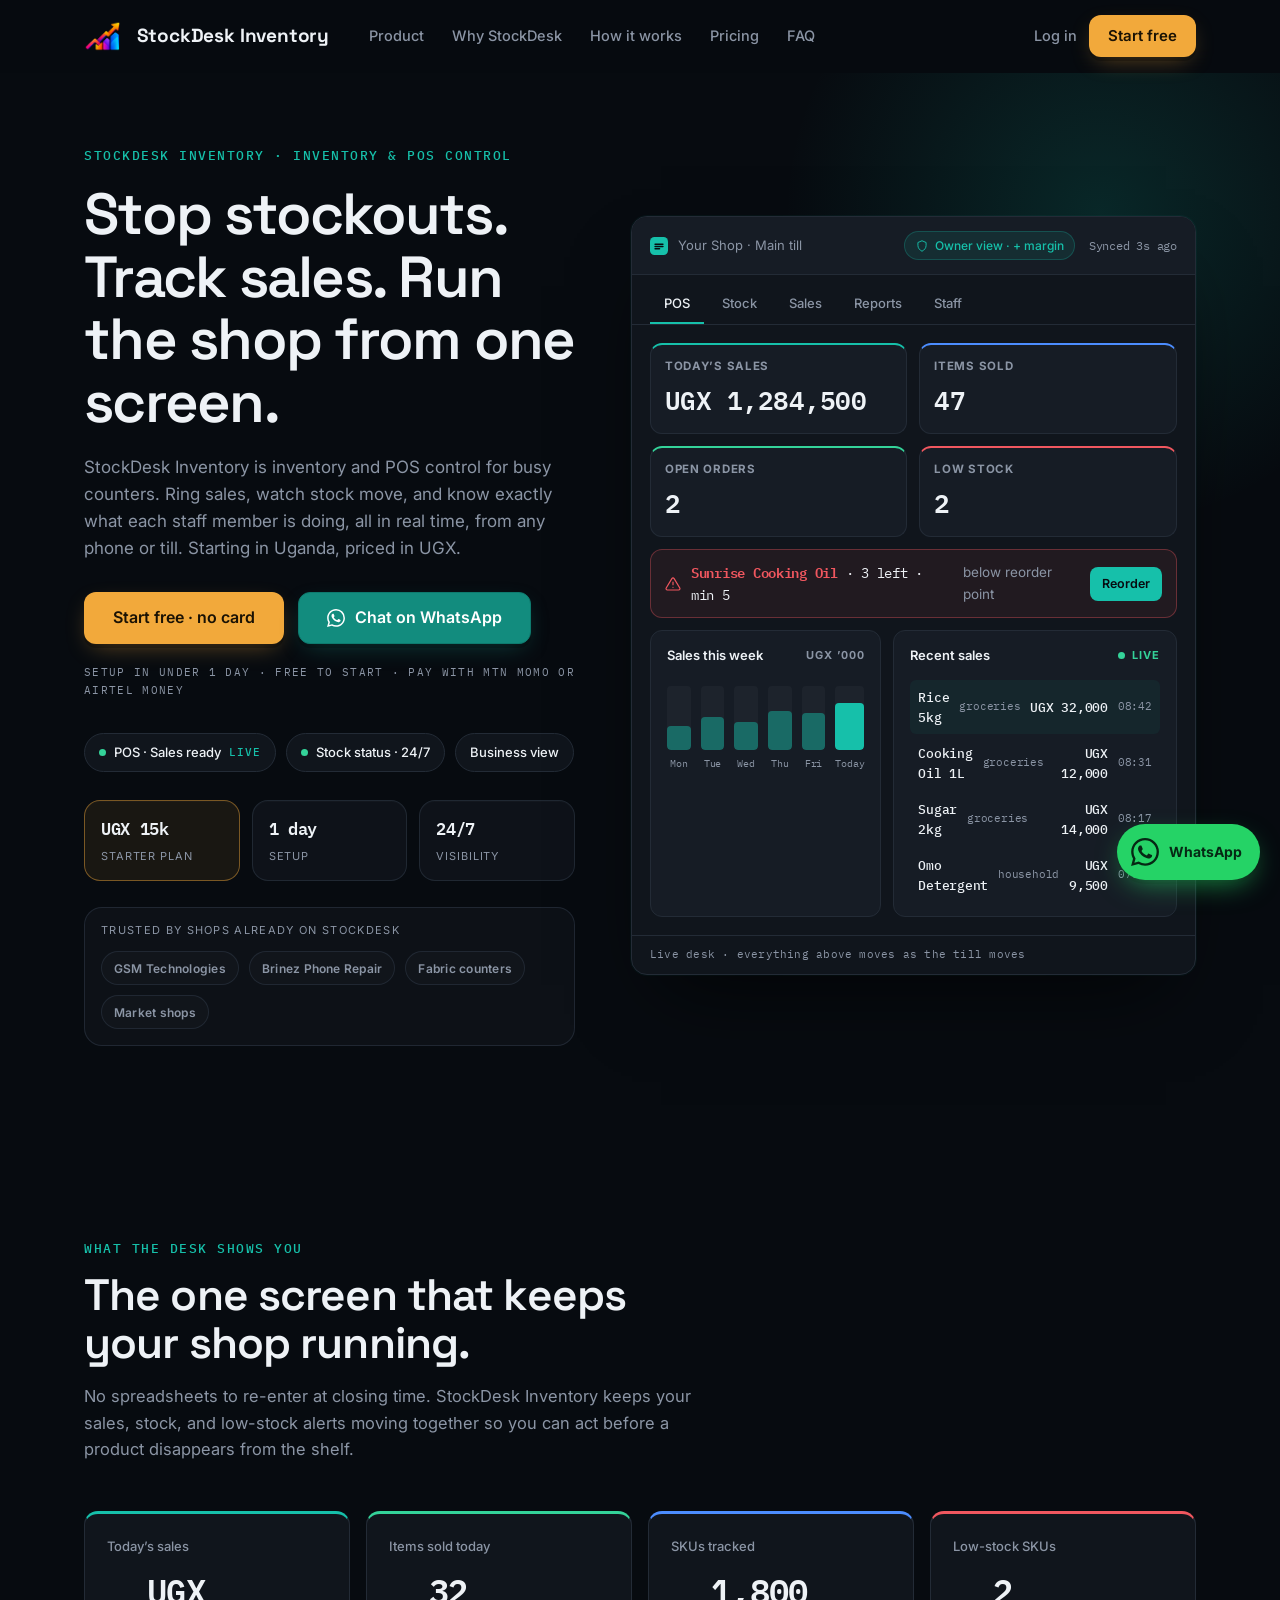
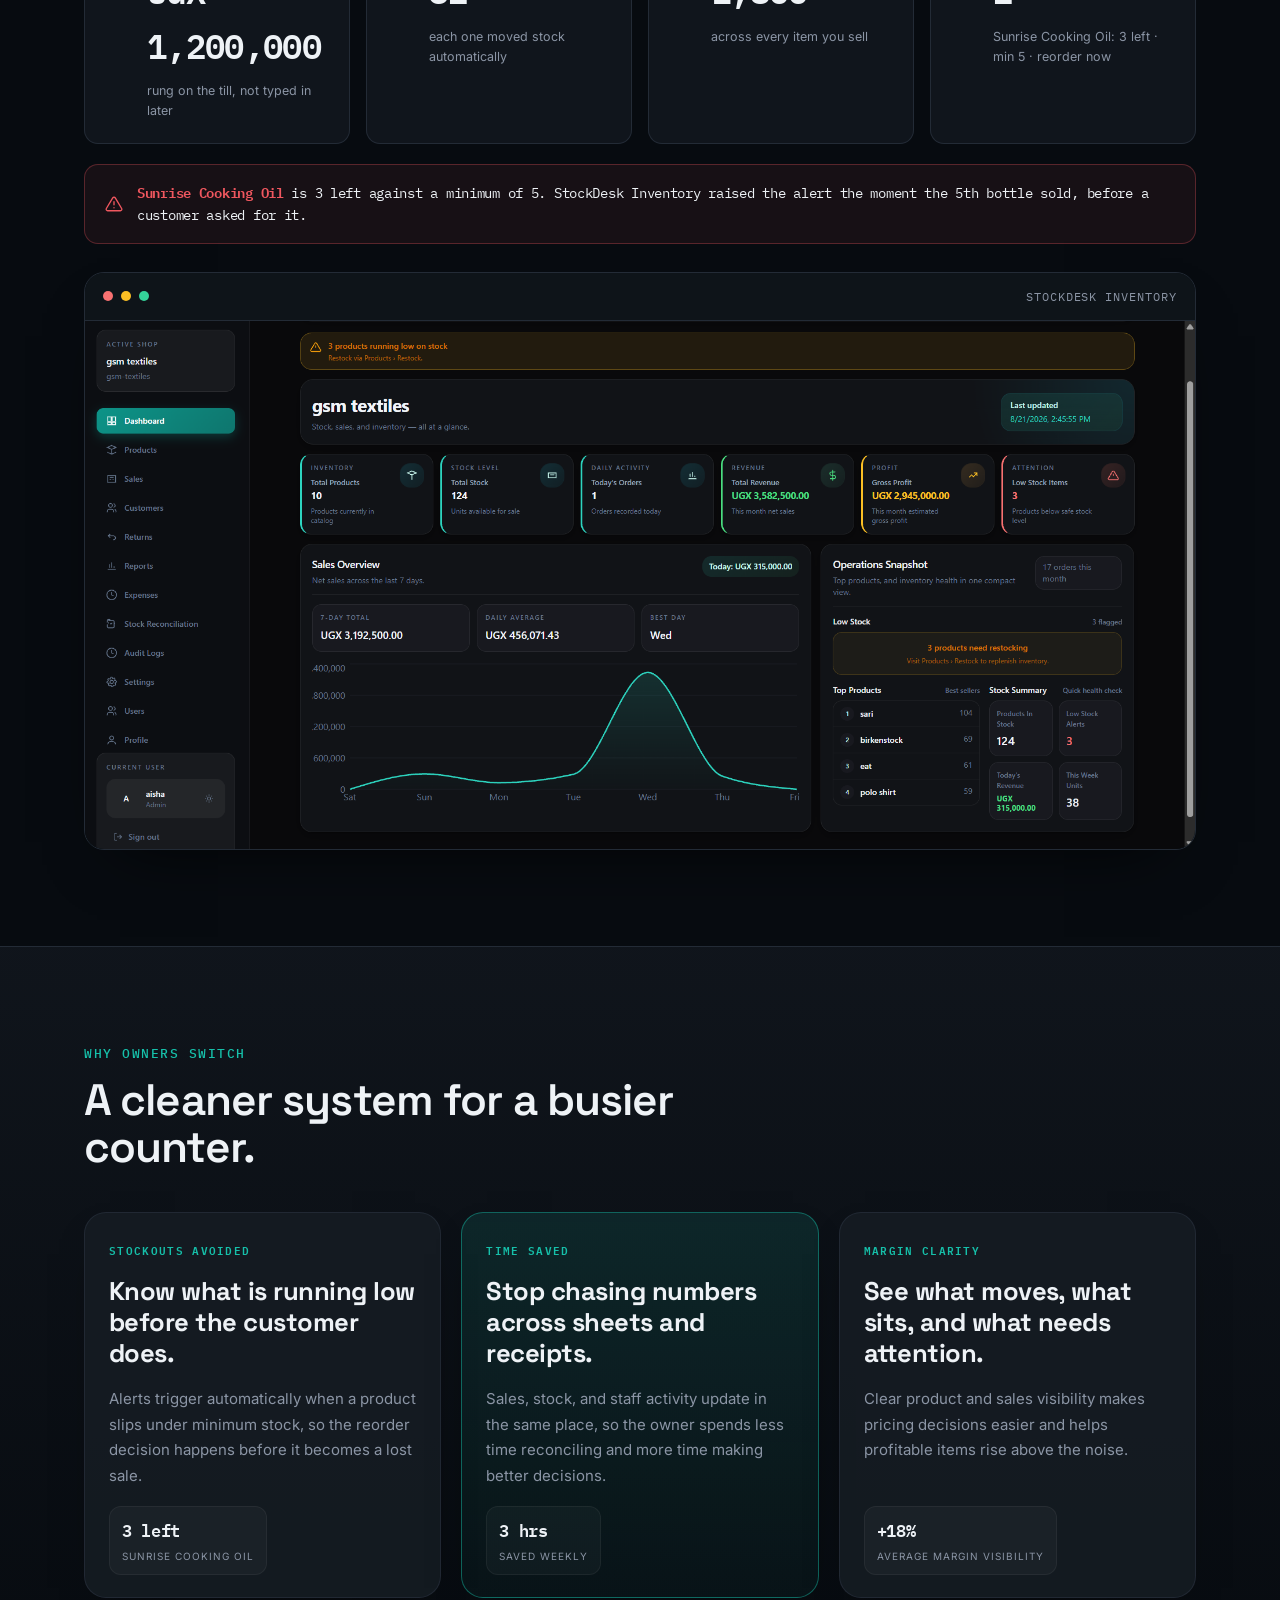
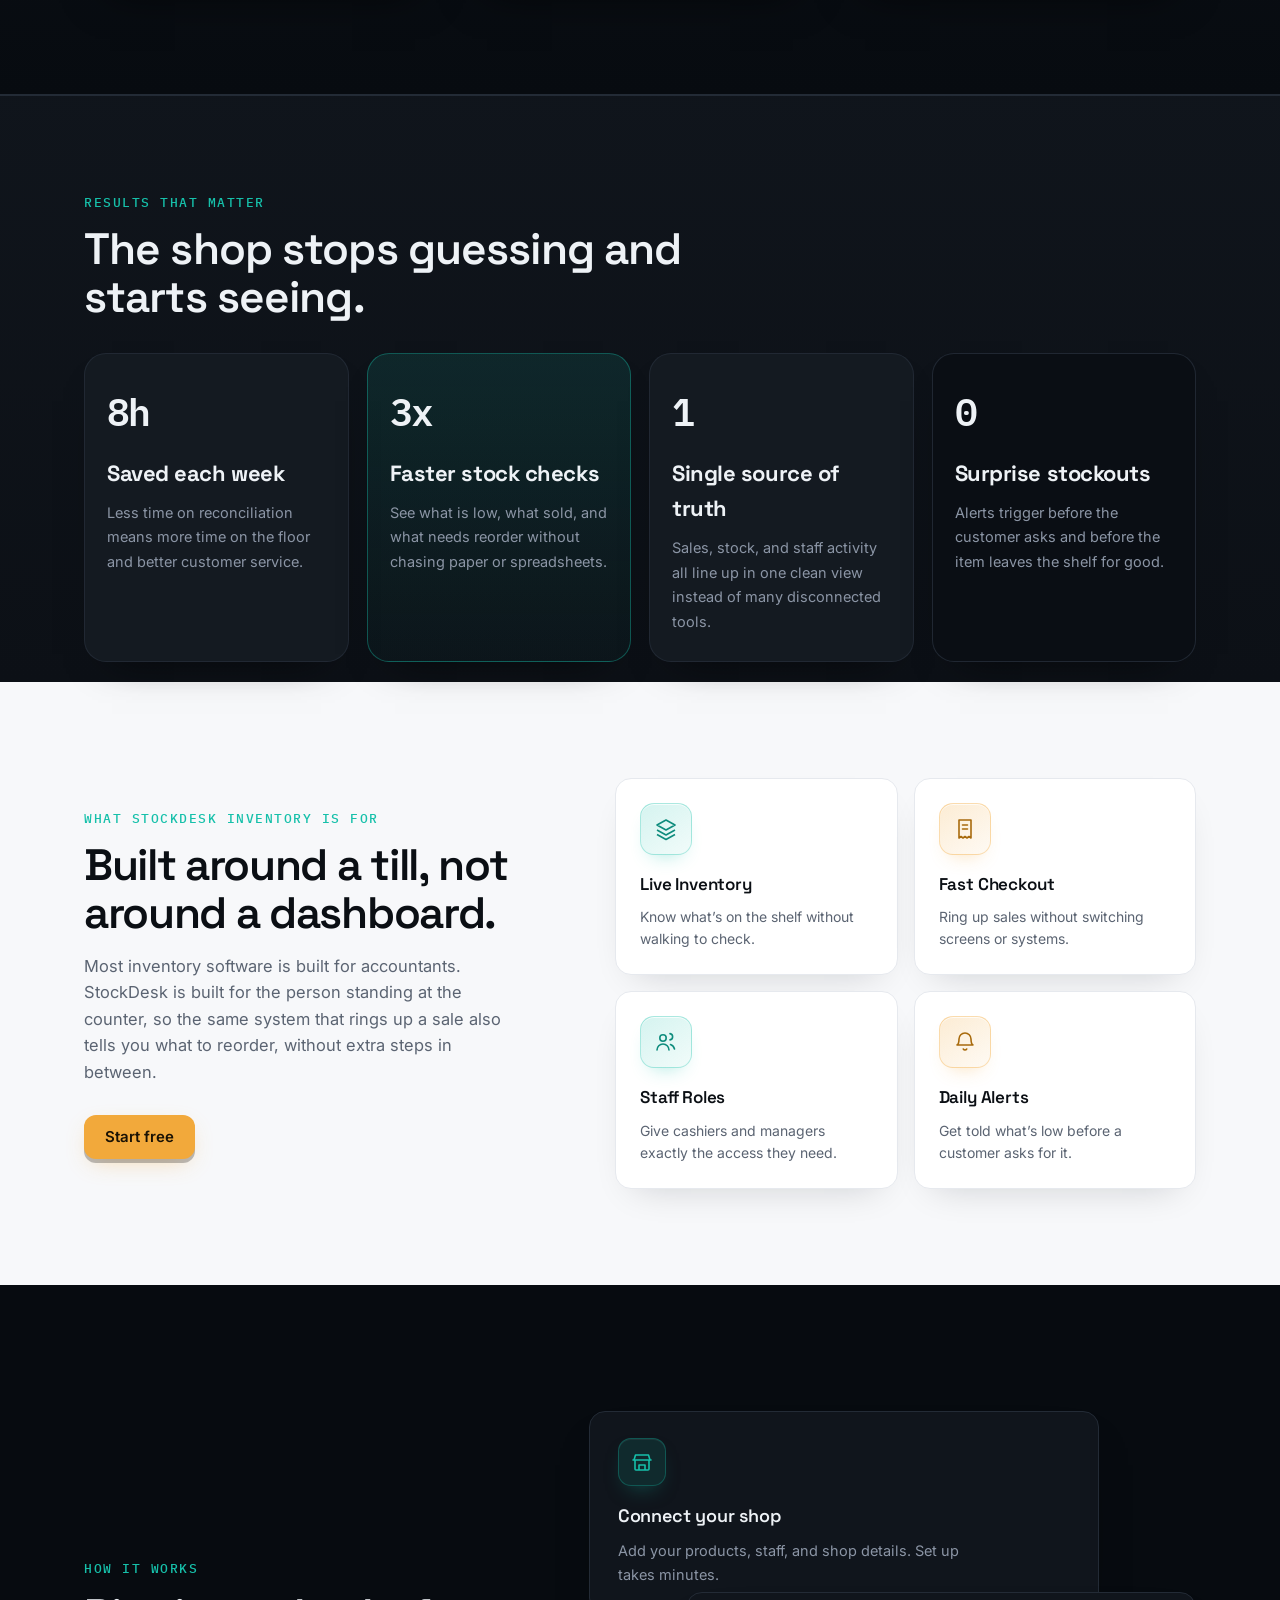
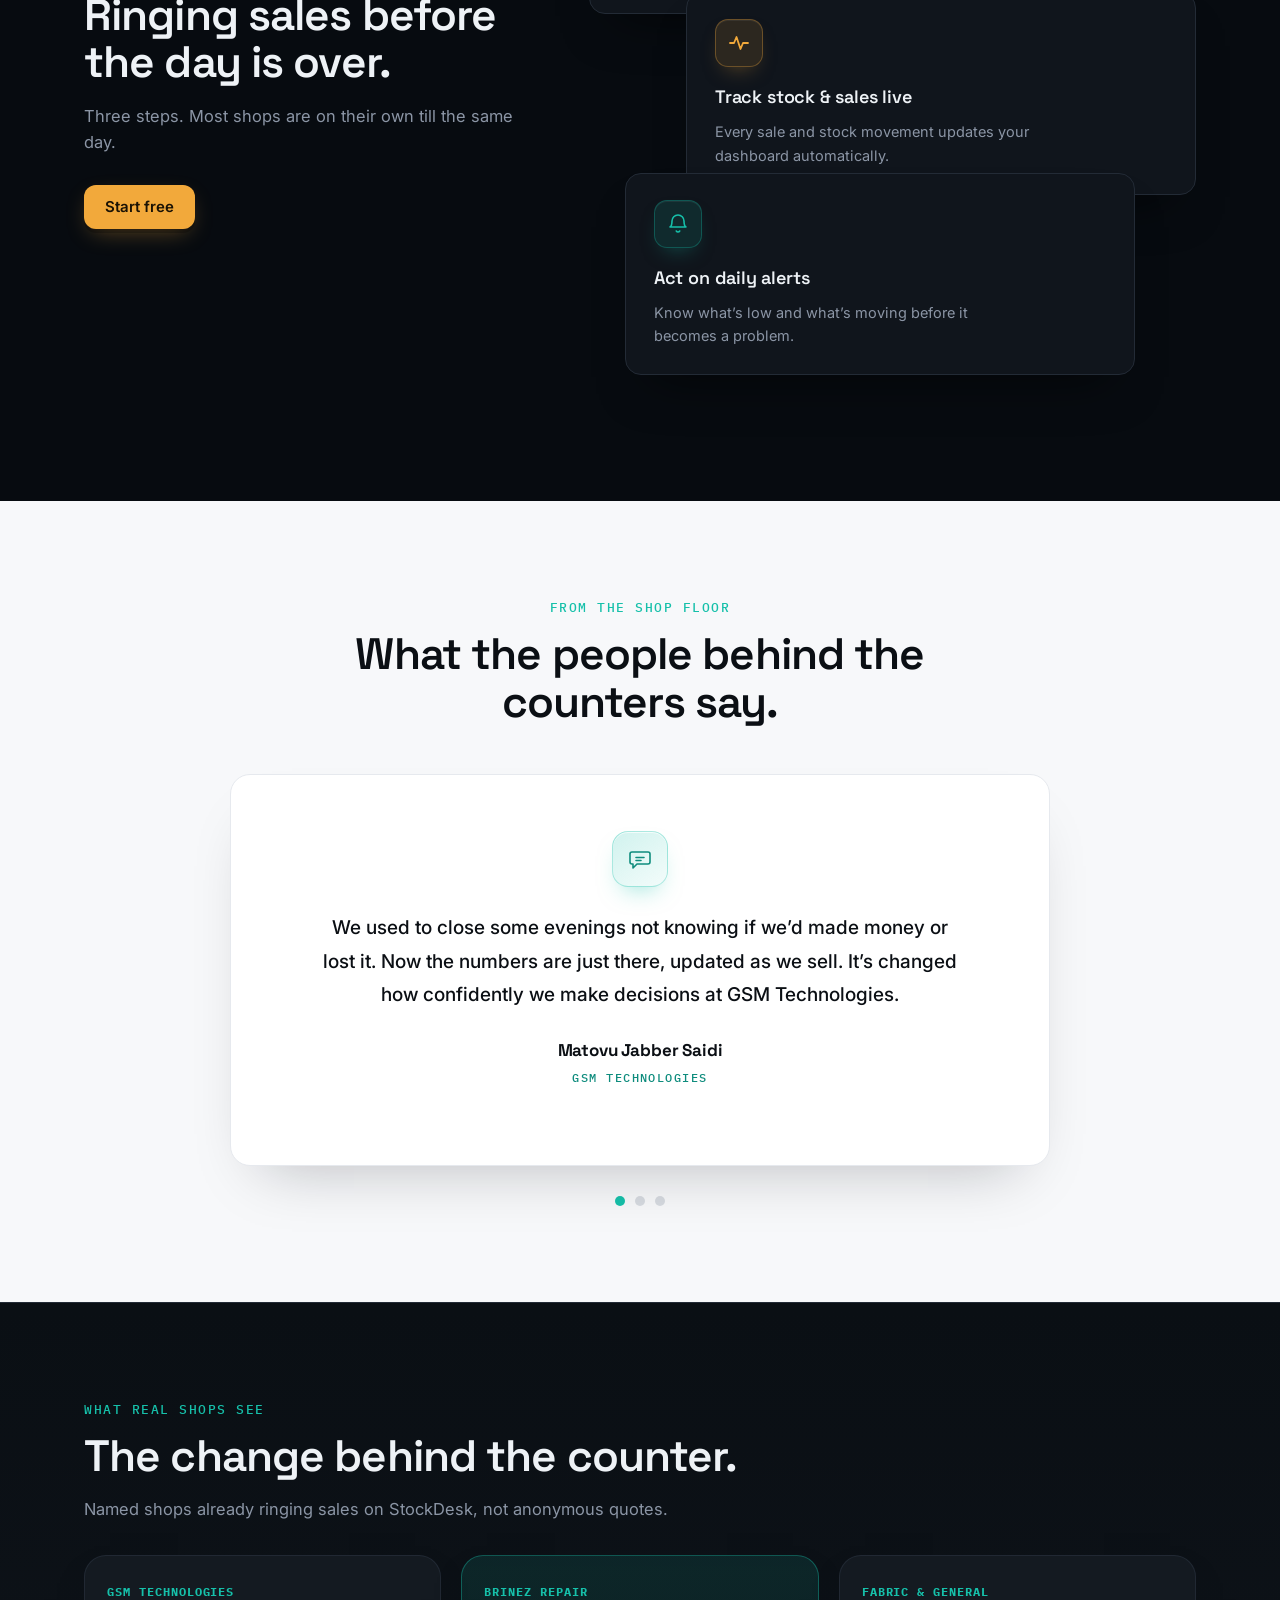
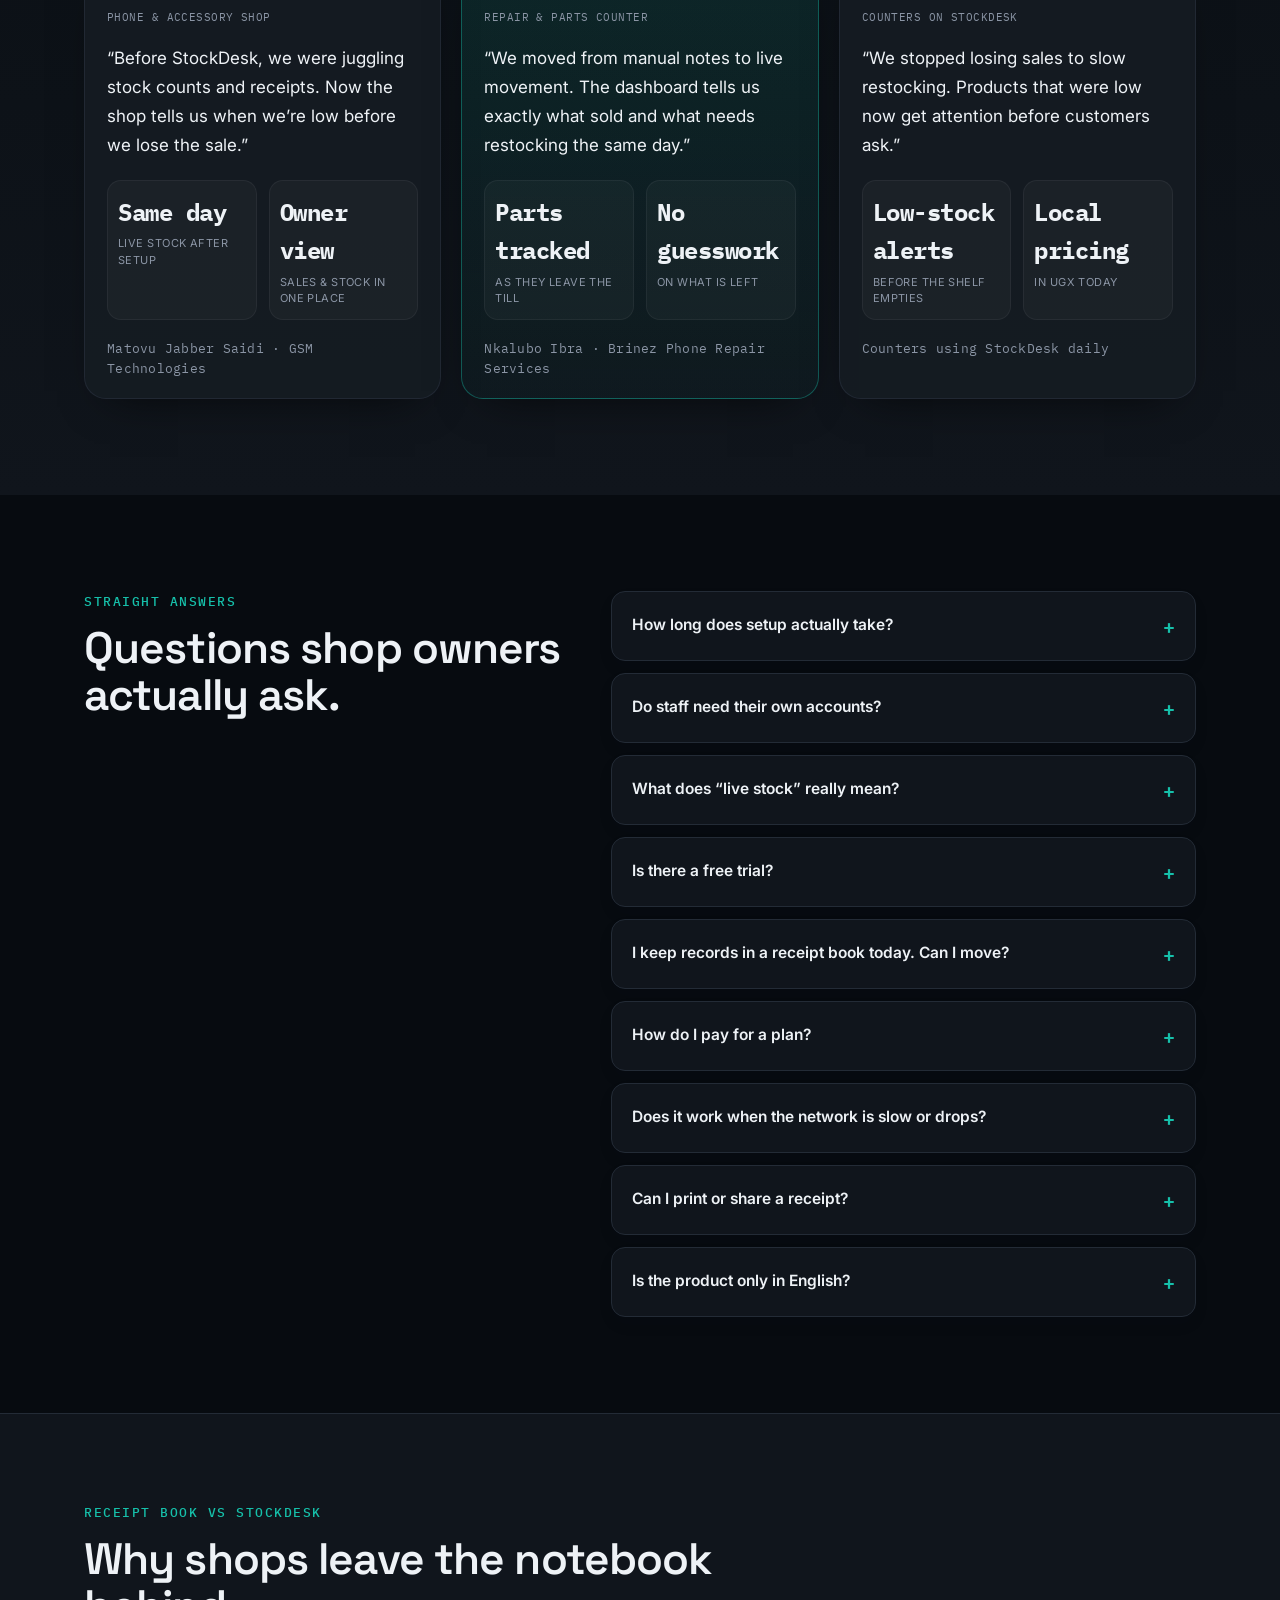
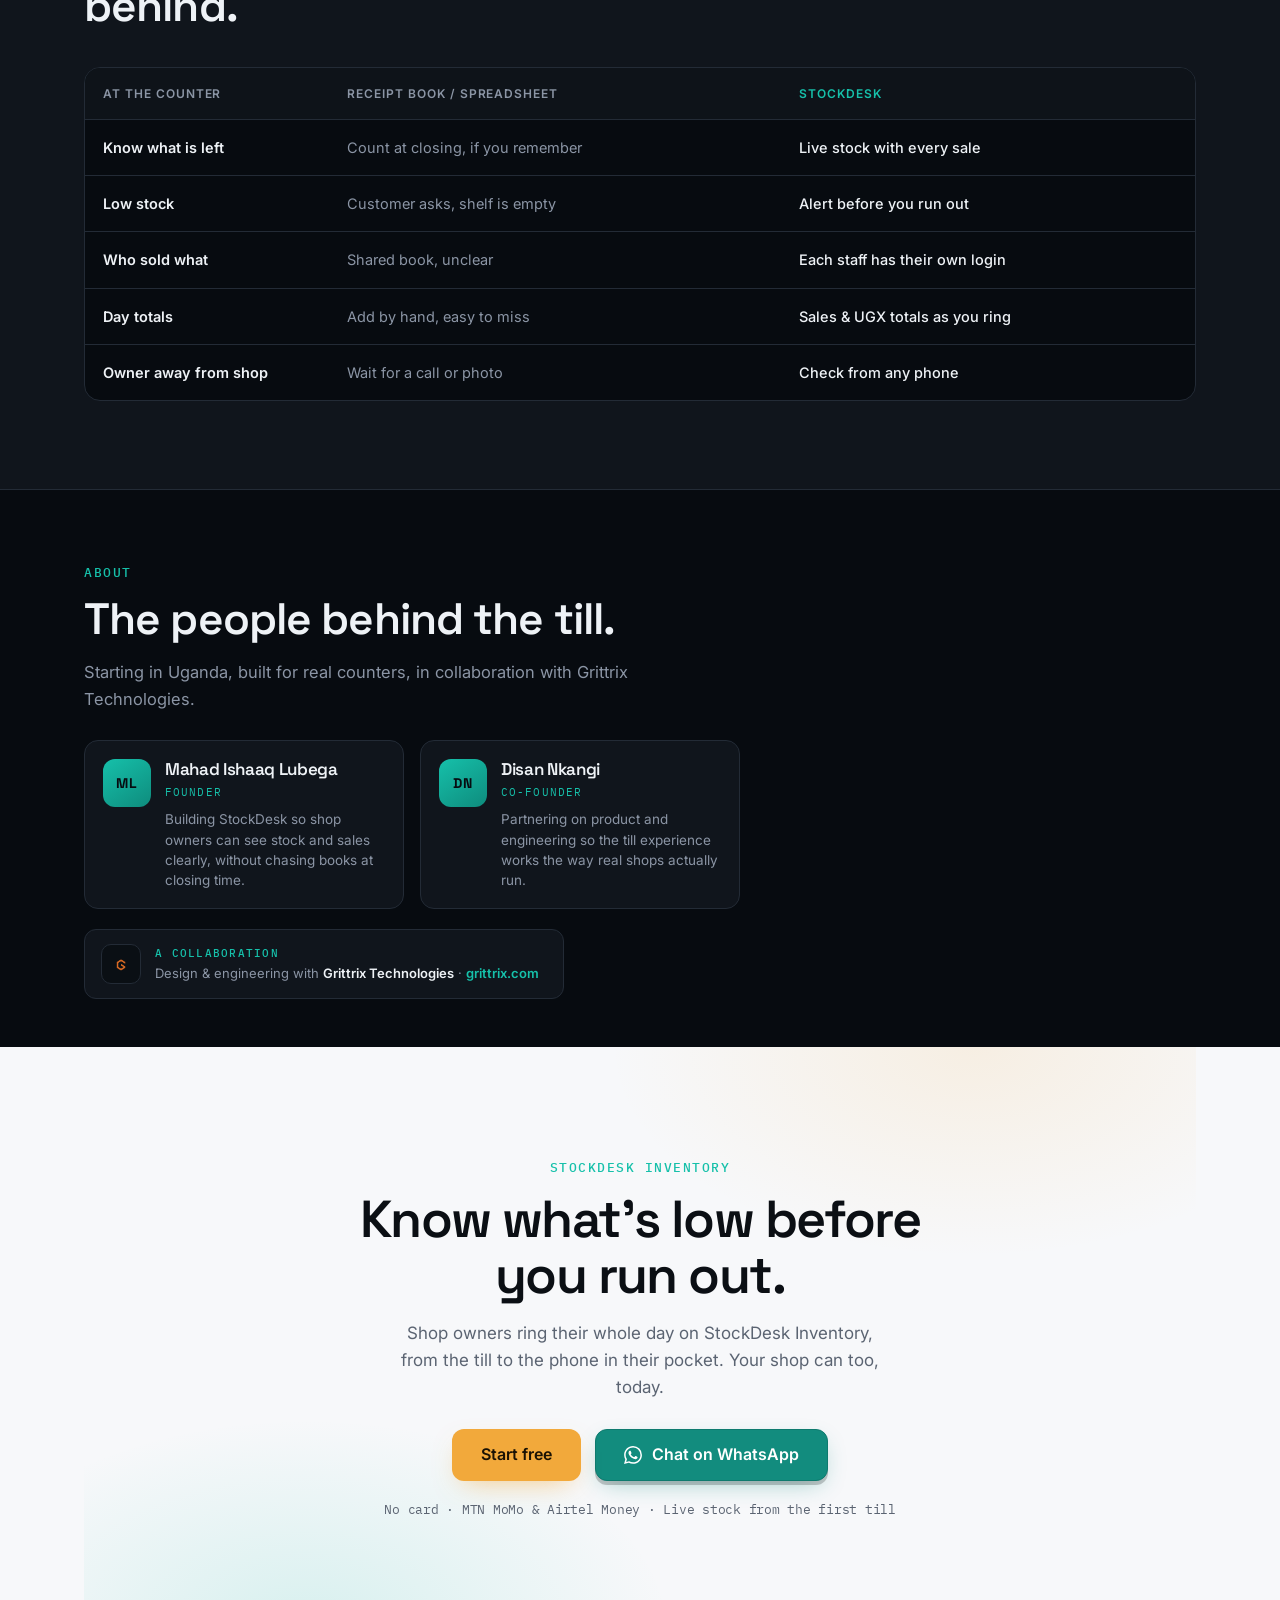
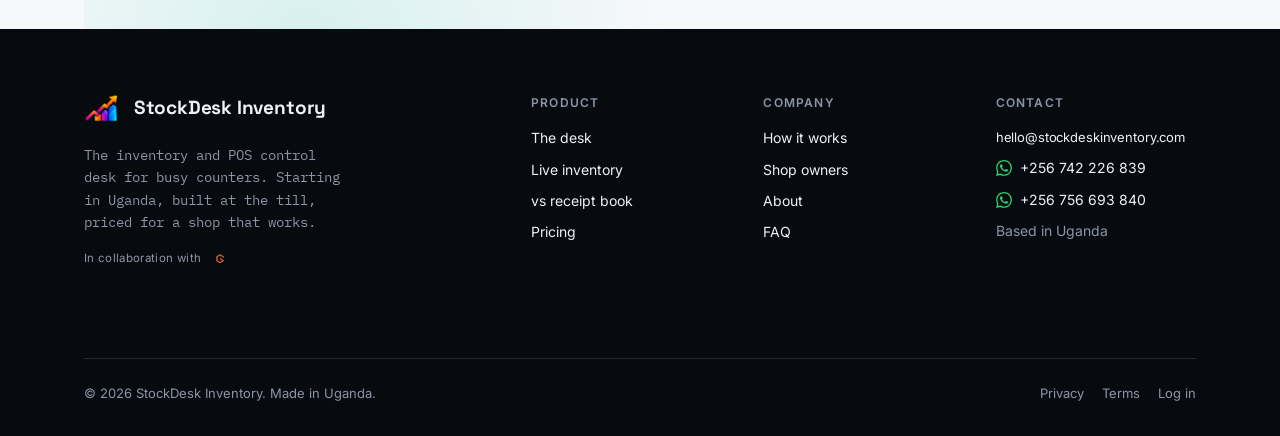
<file: index.html>
<!doctype html>
<html lang="en">
  <head>
    <meta charset="UTF-8" />
    <meta name="viewport" content="width=device-width, initial-scale=1.0" />
    <title>
      StockDesk Inventory | Run sales, stock, and staff from one cleaner
      control surface
    </title>
    <meta
      name="description"
      content="StockDesk Inventory is inventory and POS control for busy counters. Track stock, sales, and staff from one screen. Starting in Uganda, priced in UGX."
    />
    <meta name="theme-color" content="#070B10" />
    <link rel="canonical" href="https://www.stockdeskinventory.com/" />
    <meta property="og:type" content="website" />
    <meta property="og:site_name" content="StockDesk Inventory" />
    <meta property="og:url" content="https://www.stockdeskinventory.com/" />
    <meta
      property="og:title"
      content="StockDesk Inventory | Run sales, stock, and staff from one screen"
    />
    <meta
      property="og:description"
      content="Live stock, a till that keeps moving, and role-aware access. Inventory and POS control, built for real counters."
    />
    <meta
      property="og:image"
      content="https://www.stockdeskinventory.com/public/image.png"
    />
    <meta name="twitter:card" content="summary_large_image" />
    <meta
      name="twitter:title"
      content="StockDesk Inventory | Inventory & POS control for busy shops"
    />
    <meta
      name="twitter:description"
      content="Live stock, a till that keeps moving, and role-aware access. Starting in Uganda."
    />
    <meta
      name="twitter:image"
      content="https://www.stockdeskinventory.com/public/image.png"
    />
    <link rel="preconnect" href="https://fonts.googleapis.com" />
    <link rel="preconnect" href="https://fonts.gstatic.com" crossorigin />
    <link
      rel="stylesheet"
      href="https://fonts.googleapis.com/css2?family=Space+Grotesk:wght@500;600;700&family=Inter:wght@400;500;600&family=IBM+Plex+Mono:wght@400;500;600&display=swap"
    />
    <link rel="stylesheet" href="styles.css" />
    <link rel="icon" type="image/png" href="public/logo.png" />
    <link rel="apple-touch-icon" href="public/logo.png" />
    <script type="application/ld+json">
      {
        "@context": "https://schema.org",
        "@type": "SoftwareApplication",
        "name": "StockDesk Inventory",
        "applicationCategory": "BusinessApplication",
        "operatingSystem": "Web",
        "url": "https://www.stockdeskinventory.com/",
        "description": "Inventory and POS control. Live stock, a till that keeps moving, and role-aware access, priced in UGX.",
        "offers": {
          "@type": "Offer",
          "price": "15000",
          "priceCurrency": "UGX",
          "description": "Starter plan, billed monthly"
        }
      }
    </script>
  </head>
  <body>
    <a class="skip-link" href="#main">Skip to content</a>

    <!-- ============ 1. NAV ============ -->
    <header class="nav" id="nav">
      <div class="nav-inner">
        <a class="brand" href="#top" aria-label="StockDesk Inventory home">
          <img
            class="brand-logo"
            src="public/logo.png"
            alt=""
            width="43"
            height="30"
          />
          <span class="brand-name">StockDesk Inventory</span>
        </a>

        <nav class="nav-links" aria-label="Primary">
          <a href="#product">Product</a>
          <a href="#pillars">Why StockDesk</a>
          <a href="#how-it-works">How it works</a>
          <a href="pricing.html">Pricing</a>
          <a href="#faq">FAQ</a>
        </nav>

        <div class="nav-actions">
          <a class="nav-login" href="https://app.stockdeskinventory.com/login"
            >Log in</a
          >
          <a
            class="btn btn-cta nav-cta"
            href="https://app.stockdeskinventory.com/signup"
            >Start free</a
          >
          <button
            class="nav-toggle"
            id="navToggle"
            aria-expanded="false"
            aria-controls="navMenu"
            aria-label="Menu"
          >
            <span></span><span></span><span></span>
          </button>
        </div>
      </div>

      <nav class="nav-mobile" id="navMenu" aria-label="Mobile">
        <a href="#product">Product</a>
        <a href="#pillars">Why StockDesk</a>
        <a href="#how-it-works">How it works</a>
        <a href="pricing.html">Pricing</a>
        <a href="#faq">FAQ</a>
        <div class="nav-mobile-actions">
          <a
            class="btn btn-cta"
            href="https://app.stockdeskinventory.com/signup"
            >Start free</a
          >
          <a
            class="btn btn-ghost"
            href="https://app.stockdeskinventory.com/login"
            >Log in</a
          >
        </div>
      </nav>
    </header>

    <main id="main">
      <!-- ============ 2. HERO ============ -->
      <section class="hero" id="top">
        <div class="hero-glow" aria-hidden="true"></div>
        <div class="container hero-inner">
          <div class="hero-copy">
            <p class="eyebrow hero-eyebrow">
              StockDesk Inventory · Inventory &amp; POS control
            </p>
            <h1 class="display hero-title">
              Stop stockouts. Track sales. Run the shop from one screen.
            </h1>
            <p class="hero-sub">
              StockDesk Inventory is inventory and POS control for busy
              counters. Ring sales, watch stock move, and know exactly what each
              staff member is doing, all in real time, from any phone or till.
              Starting in Uganda, priced in UGX.
            </p>

            <div class="hero-ctas">
              <a
                class="btn btn-cta btn-lg"
                href="https://app.stockdeskinventory.com/signup"
                >Start free · no card</a
              >
              <a
                class="btn btn-wa btn-lg"
                href="https://wa.me/256742226839?text=Hi%20StockDesk%20%E2%80%94%20I%27d%20like%20to%20see%20how%20it%20works%20for%20my%20shop."
                target="_blank"
                rel="noopener noreferrer"
              >
                <svg class="wa-icon" width="18" height="18" viewBox="0 0 24 24" fill="currentColor" aria-hidden="true"><path d="M17.472 14.382c-.297-.149-1.758-.867-2.03-.967-.273-.099-.471-.148-.67.15-.197.297-.767.966-.94 1.164-.173.199-.347.223-.644.075-.297-.15-1.255-.463-2.39-1.475-.883-.788-1.48-1.761-1.653-2.059-.173-.297-.018-.458.13-.606.134-.133.298-.347.446-.52.149-.174.198-.298.298-.497.099-.198.05-.371-.025-.52-.075-.149-.669-1.612-.916-2.207-.242-.579-.487-.5-.669-.51-.173-.008-.371-.01-.57-.01-.198 0-.52.074-.792.372-.272.297-1.04 1.016-1.04 2.479 0 1.462 1.065 2.875 1.213 3.074.149.198 2.096 3.2 5.077 4.487.709.306 1.262.489 1.694.625.712.227 1.36.195 1.871.118.571-.085 1.758-.719 2.006-1.413.248-.694.248-1.289.173-1.413-.074-.124-.272-.198-.57-.347m-5.421 7.403h-.004a9.87 9.87 0 01-5.031-1.378l-.361-.214-3.741.982.998-3.648-.235-.374a9.86 9.86 0 01-1.51-5.26c.001-5.45 4.436-9.884 9.888-9.884 2.64 0 5.122 1.03 6.988 2.898a9.825 9.825 0 012.893 6.994c-.003 5.45-4.435 9.884-9.885 9.884m8.413-18.297A11.815 11.815 0 0012.05 0C5.495 0 .16 5.335.157 11.892c0 2.096.547 4.142 1.588 5.945L.057 24l6.305-1.654a11.882 11.882 0 005.683 1.448h.005c6.554 0 11.89-5.335 11.893-11.893a11.821 11.821 0 00-3.48-8.413z"/></svg>
                Chat on WhatsApp
              </a>
            </div>

            <p class="hero-trust-note mono">
              Setup in under 1 day · Free to start · Pay with MTN MoMo or Airtel Money
            </p>

            <ul class="status-chips" aria-label="System status">
              <li class="chip">
                <span class="chip-dot chip-dot-live" aria-hidden="true"></span>
                POS · Sales ready
                <span class="chip-live-label">Live</span>
              </li>
              <li class="chip">
                <span class="chip-dot chip-dot-live" aria-hidden="true"></span>
                Stock status · 24/7
              </li>
              <li class="chip">Business view</li>
            </ul>

            <div class="hero-proof" aria-label="Business trust metrics">
              <div class="proof-pill proof-pill--primary">
                <span class="proof-number mono">UGX 15k</span>
                <span class="proof-label">Starter plan</span>
              </div>
              <div class="proof-pill">
                <span class="proof-number mono">1 day</span>
                <span class="proof-label">setup</span>
              </div>
              <div class="proof-pill">
                <span class="proof-number mono">24/7</span>
                <span class="proof-label">visibility</span>
              </div>
            </div>

            <div class="brand-strip" aria-label="Customer trust proof">
              <span class="brand-strip-label">Trusted by shops already on StockDesk</span>
              <div class="brand-strip-row">
                <span>GSM Technologies</span>
                <span>Brinez Phone Repair</span>
                <span>Fabric counters</span>
                <span>Market shops</span>
              </div>
            </div>
          </div>

          <!-- LIVE DASHBOARD CENTERPIECE (illustrative data) -->
          <figure
            class="desk"
            aria-label="StockDesk Inventory live dashboard showing revenue, stock levels, and recent sales"
          >
            <div class="desk-bar">
              <div class="desk-bar-brand">
                <svg
                  width="18"
                  height="18"
                  viewBox="0 0 32 32"
                  fill="none"
                  aria-hidden="true"
                >
                  <rect width="32" height="32" rx="8" fill="#16C0AA" />
                  <path
                    d="M9 13h14M9 17h14M9 21h8"
                    stroke="#070B10"
                    stroke-width="2.6"
                    stroke-linecap="round"
                  />
                </svg>
                <span class="desk-shop">Your Shop · Main till</span>
              </div>
              <div class="desk-bar-right">
                <span class="desk-role" title="Role-aware sign-in">
                  <svg
                    width="14"
                    height="14"
                    viewBox="0 0 24 24"
                    fill="none"
                    aria-hidden="true"
                  >
                    <path
                      d="M12 3l7 3v5c0 4.5-3 8-7 10-4-2-7-5.5-7-10V6l7-3z"
                      stroke="currentColor"
                      stroke-width="1.6"
                      stroke-linejoin="round"
                    />
                  </svg>
                  Owner view · + margin
                </span>
                <span class="desk-sync mono" id="syncStatus"
                  >Synced <span id="syncAge">0s</span> ago</span
                >
              </div>
            </div>

            <div class="desk-nav" aria-hidden="true">
              <span class="desk-nav-item is-active">POS</span>
              <span class="desk-nav-item">Stock</span>
              <span class="desk-nav-item">Sales</span>
              <span class="desk-nav-item">Reports</span>
              <span class="desk-nav-item">Staff</span>
            </div>

            <div class="desk-body">
              <div class="desk-kpis">
                <div class="desk-kpi">
                  <span class="desk-kpi-label">Today&rsquo;s sales</span>
                  <span
                    class="desk-kpi-value mono"
                    id="salesTotal"
                    data-count-to="1200000"
                    >UGX&nbsp;0</span
                  >
                </div>
                <div class="desk-kpi">
                  <span class="desk-kpi-label">Items sold</span>
                  <span
                    class="desk-kpi-value mono"
                    id="itemsSold"
                    data-count-to="32"
                    >0</span
                  >
                </div>
                <div class="desk-kpi">
                  <span class="desk-kpi-label">Open orders</span>
                  <span class="desk-kpi-value mono" id="openOrders">2</span>
                </div>
                <div class="desk-kpi desk-kpi-low">
                  <span class="desk-kpi-label">Low stock</span>
                  <span class="desk-kpi-value mono" id="lowStock">2</span>
                </div>
              </div>

              <div class="desk-alert" role="status">
                <svg
                  class="desk-alert-icon"
                  width="16"
                  height="16"
                  viewBox="0 0 24 24"
                  fill="none"
                  aria-hidden="true"
                >
                  <path
                    d="M12 9v4m0 4h.01M10.3 3.9L1.8 18a2 2 0 001.7 3h17a2 2 0 001.7-3L13.7 3.9a2 2 0 00-3.4 0z"
                    stroke="currentColor"
                    stroke-width="1.8"
                    stroke-linecap="round"
                    stroke-linejoin="round"
                  />
                </svg>
                <span class="mono"
                  ><strong>Sunrise Cooking Oil</strong> · 3 left · min 5</span
                >
                <span class="desk-alert-msg">below reorder point</span>
                <button class="desk-alert-btn" type="button">Reorder</button>
              </div>

              <div class="desk-columns">
                <div class="desk-chart-card">
                  <div class="desk-card-head">
                    <span class="desk-card-title">Sales this week</span>
                    <span class="desk-card-sub mono">UGX &rsquo;000</span>
                  </div>
                  <div class="desk-bars" id="weekBars" aria-hidden="true">
                    <div class="desk-bar-col">
                      <span class="desk-bar-track"
                        ><i style="--h: 38%"></i></span
                      ><span class="desk-bar-day mono">Mon</span>
                    </div>
                    <div class="desk-bar-col">
                      <span class="desk-bar-track"
                        ><i style="--h: 52%"></i></span
                      ><span class="desk-bar-day mono">Tue</span>
                    </div>
                    <div class="desk-bar-col">
                      <span class="desk-bar-track"
                        ><i style="--h: 44%"></i></span
                      ><span class="desk-bar-day mono">Wed</span>
                    </div>
                    <div class="desk-bar-col">
                      <span class="desk-bar-track"
                        ><i style="--h: 61%"></i></span
                      ><span class="desk-bar-day mono">Thu</span>
                    </div>
                    <div class="desk-bar-col">
                      <span class="desk-bar-track"
                        ><i style="--h: 58%"></i></span
                      ><span class="desk-bar-day mono">Fri</span>
                    </div>
                    <div class="desk-bar-col">
                      <span class="desk-bar-track is-today"
                        ><i style="--h: 74%"></i></span
                      ><span class="desk-bar-day mono">Today</span>
                    </div>
                  </div>
                </div>

                <div class="desk-sales-card">
                  <div class="desk-card-head">
                    <span class="desk-card-title">Recent sales</span>
                    <span class="desk-card-sub mono desk-card-live"
                      ><span
                        class="chip-dot chip-dot-live"
                        aria-hidden="true"
                      ></span
                      >Live</span
                    >
                  </div>
                  <ol class="desk-sales" id="recentSales">
                    <li>
                      <span class="mono desk-sale-item">Rice 5kg</span
                      ><span class="desk-sale-cat mono">groceries</span
                      ><span class="desk-sale-amt mono">UGX 32,000</span
                      ><span class="desk-sale-time mono">08:42</span>
                    </li>
                    <li>
                      <span class="mono desk-sale-item">Cooking Oil 1L</span
                      ><span class="desk-sale-cat mono">groceries</span
                      ><span class="desk-sale-amt mono">UGX 12,000</span
                      ><span class="desk-sale-time mono">08:31</span>
                    </li>
                    <li>
                      <span class="mono desk-sale-item">Sugar 2kg</span
                      ><span class="desk-sale-cat mono">groceries</span
                      ><span class="desk-sale-amt mono">UGX 14,000</span
                      ><span class="desk-sale-time mono">08:17</span>
                    </li>
                    <li>
                      <span class="mono desk-sale-item">Omo Detergent</span
                      ><span class="desk-sale-cat mono">household</span
                      ><span class="desk-sale-amt mono">UGX 9,500</span
                      ><span class="desk-sale-time mono">07:58</span>
                    </li>
                  </ol>
                </div>
              </div>
            </div>

            <figcaption class="desk-caption mono">
              Live desk · everything above moves as the till moves
            </figcaption>
          </figure>
        </div>
      </section>

      <!-- ============ 4. PRODUCT DEEP-DIVE ============ -->
      <section class="deep" id="product">
        <div class="container">
          <div class="section-head">
            <p class="eyebrow">What the desk shows you</p>
            <h2 class="display section-title">
              The one screen that keeps your shop running.
            </h2>
            <p class="section-sub">
              No spreadsheets to re-enter at closing time. StockDesk Inventory
              keeps your sales, stock, and low-stock alerts moving together so
              you can act before a product disappears from the shelf.
            </p>
          </div>

          <dl class="stats">
            <div class="stat stat-teal reveal">
              <dt>Today&rsquo;s sales</dt>
              <dd
                class="mono stat-value"
                data-count-to="1200000"
                data-prefix="UGX "
              >
                UGX 0
              </dd>
              <dd class="stat-note">rung on the till, not typed in later</dd>
            </div>
            <div class="stat stat-green reveal">
              <dt>Items sold today</dt>
              <dd class="mono stat-value" data-count-to="32">0</dd>
              <dd class="stat-note">each one moved stock automatically</dd>
            </div>
            <div class="stat stat-blue reveal">
              <dt>SKUs tracked</dt>
              <dd class="mono stat-value" data-count-to="1800">0</dd>
              <dd class="stat-note">across every item you sell</dd>
            </div>
            <div class="stat stat-red reveal">
              <dt>Low-stock SKUs</dt>
              <dd class="mono stat-value" data-count-to="2">0</dd>
              <dd class="stat-note">Sunrise Cooking Oil: 3 left · min 5 · reorder now</dd>
            </div>
          </dl>

          <div class="deep-banner reveal">
            <svg
              width="18"
              height="18"
              viewBox="0 0 24 24"
              fill="none"
              aria-hidden="true"
            >
              <path
                d="M12 9v4m0 4h.01M10.3 3.9L1.8 18a2 2 0 001.7 3h17a2 2 0 001.7-3L13.7 3.9a2 2 0 00-3.4 0z"
                stroke="currentColor"
                stroke-width="1.8"
                stroke-linecap="round"
                stroke-linejoin="round"
              />
            </svg>
            <p class="mono">
              <strong>Sunrise Cooking Oil</strong> is 3 left against a minimum
              of 5. StockDesk Inventory raised the alert the moment the 5th
              bottle sold, before a customer asked for it.
            </p>
          </div>

          <!-- real product screenshot, framed in a browser-style card -->
          <div class="shots">
            <figure class="shot reveal">
              <div class="shot-bar">
                <span class="shot-dots" aria-hidden="true"
                  ><i></i><i></i><i></i
                ></span>
                <span class="shot-title mono">StockDesk Inventory</span>
              </div>
              <img
                src="public/image.png"
                alt="StockDesk Inventory sales and stock dashboard showing low-stock alerts and product list"
                width="1915"
                height="910"
                loading="lazy"
                decoding="async"
              />
            </figure>
          </div>
        </div>
      </section>

      <section class="confidence" aria-labelledby="confidence-title">
        <div class="container">
          <div class="section-head confidence-head">
            <p class="eyebrow">Why owners switch</p>
            <h2 class="display section-title" id="confidence-title">
              A cleaner system for a busier counter.
            </h2>
          </div>

          <div class="confidence-grid reveal">
            <article class="confidence-card">
              <span class="confidence-kicker mono">Stockouts avoided</span>
              <h3>Know what is running low before the customer does.</h3>
              <p>
                Alerts trigger automatically when a product slips under minimum
                stock, so the reorder decision happens before it becomes a lost
                sale.
              </p>
              <div class="mini-proof">
                <span class="mini-proof-value mono">3 left</span>
                <span class="mini-proof-label">Sunrise Cooking Oil</span>
              </div>
            </article>

            <article class="confidence-card confidence-card--highlight">
              <span class="confidence-kicker mono">Time saved</span>
              <h3>Stop chasing numbers across sheets and receipts.</h3>
              <p>
                Sales, stock, and staff activity update in the same place, so the
                owner spends less time reconciling and more time making better
                decisions.
              </p>
              <div class="mini-proof">
                <span class="mini-proof-value mono">3 hrs</span>
                <span class="mini-proof-label">saved weekly</span>
              </div>
            </article>

            <article class="confidence-card">
              <span class="confidence-kicker mono">Margin clarity</span>
              <h3>See what moves, what sits, and what needs attention.</h3>
              <p>
                Clear product and sales visibility makes pricing decisions easier
                and helps profitable items rise above the noise.
              </p>
              <div class="mini-proof">
                <span class="mini-proof-value mono">+18%</span>
                <span class="mini-proof-label">average margin visibility</span>
              </div>
            </article>
          </div>
        </div>
      </section>

      <!-- ============ 5. WHAT STOCK DESK IS FOR ============ -->
      <section class="results" aria-labelledby="results-title">
        <div class="container">
          <div class="section-head results-head">
            <p class="eyebrow">Results that matter</p>
            <h2 class="display section-title" id="results-title">
              The shop stops guessing and starts seeing.
            </h2>
          </div>

          <div class="results-grid reveal">
            <article class="result-card">
              <span class="result-metric mono">8h</span>
              <h3>Saved each week</h3>
              <p>Less time on reconciliation means more time on the floor and better customer service.</p>
            </article>

            <article class="result-card result-card--accent">
              <span class="result-metric mono">3x</span>
              <h3>Faster stock checks</h3>
              <p>See what is low, what sold, and what needs reorder without chasing paper or spreadsheets.</p>
            </article>

            <article class="result-card">
              <span class="result-metric mono">1</span>
              <h3>Single source of truth</h3>
              <p>Sales, stock, and staff activity all line up in one clean view instead of many disconnected tools.</p>
            </article>

            <article class="result-card result-card--dark">
              <span class="result-metric mono">0</span>
              <h3>Surprise stockouts</h3>
              <p>Alerts trigger before the customer asks and before the item leaves the shelf for good.</p>
            </article>
          </div>
        </div>
      </section>

      <section class="purpose" id="pillars">
        <div class="container purpose-inner">
          <div class="purpose-copy">
            <p class="eyebrow">What StockDesk Inventory is for</p>
            <h2 class="display purpose-title">
              Built around a till, not around a dashboard.
            </h2>
            <p class="purpose-sub">
              Most inventory software is built for accountants. StockDesk is
              built for the person standing at the counter, so the same
              system that rings up a sale also tells you what to reorder,
              without extra steps in between.
            </p>
            <a
              class="btn btn-cta purpose-cta"
              href="https://app.stockdeskinventory.com/signup"
              >Start free</a
            >
          </div>

          <div class="purpose-grid">
            <article class="feat-card reveal" style="--reveal-delay: 0ms">
              <span class="feat-icon" aria-hidden="true">
                <svg width="24" height="24" viewBox="0 0 24 24" fill="none">
                  <path
                    d="M12 3l9 5-9 5-9-5 9-5z"
                    stroke="currentColor"
                    stroke-width="1.6"
                    stroke-linejoin="round"
                  />
                  <path
                    d="M3 13l9 5 9-5"
                    stroke="currentColor"
                    stroke-width="1.6"
                    stroke-linejoin="round"
                  />
                  <path
                    d="M3 17.5l9 5 9-5"
                    stroke="currentColor"
                    stroke-width="1.6"
                    stroke-linejoin="round"
                  />
                </svg>
              </span>
              <h3>Live Inventory</h3>
              <p>Know what&rsquo;s on the shelf without walking to check.</p>
            </article>

            <article
              class="feat-card feat-card--amber reveal"
              style="--reveal-delay: 100ms"
            >
              <span class="feat-icon" aria-hidden="true">
                <svg width="24" height="24" viewBox="0 0 24 24" fill="none">
                  <path
                    d="M6 3h12v18l-2-1.5L14 21l-2-1.5L10 21l-2-1.5L6 21V3z"
                    stroke="currentColor"
                    stroke-width="1.6"
                    stroke-linejoin="round"
                  />
                  <path
                    d="M9.5 8h5M9.5 12h5"
                    stroke="currentColor"
                    stroke-width="1.6"
                    stroke-linecap="round"
                  />
                </svg>
              </span>
              <h3>Fast Checkout</h3>
              <p>
                Ring up sales without switching screens or systems.
              </p>
            </article>

            <article class="feat-card reveal" style="--reveal-delay: 200ms">
              <span class="feat-icon" aria-hidden="true">
                <svg width="24" height="24" viewBox="0 0 24 24" fill="none">
                  <circle
                    cx="9"
                    cy="8"
                    r="3.2"
                    stroke="currentColor"
                    stroke-width="1.6"
                  />
                  <path
                    d="M3 20c0-3.3 2.7-6 6-6s6 2.7 6 6"
                    stroke="currentColor"
                    stroke-width="1.6"
                    stroke-linecap="round"
                  />
                  <path
                    d="M16 3.6a3.2 3.2 0 010 6.3M16.5 14.6c2.1.7 3.5 2.5 4 4.4"
                    stroke="currentColor"
                    stroke-width="1.6"
                    stroke-linecap="round"
                  />
                </svg>
              </span>
              <h3>Staff Roles</h3>
              <p>
                Give cashiers and managers exactly the access they need.
              </p>
            </article>

            <article
              class="feat-card feat-card--amber reveal"
              style="--reveal-delay: 300ms"
            >
              <span class="feat-icon" aria-hidden="true">
                <svg width="24" height="24" viewBox="0 0 24 24" fill="none">
                  <path
                    d="M6 9a6 6 0 1112 0c0 5 2 6 2 6H4s2-1 2-6z"
                    stroke="currentColor"
                    stroke-width="1.6"
                    stroke-linejoin="round"
                  />
                  <path
                    d="M10.3 19a2 2 0 003.4 0"
                    stroke="currentColor"
                    stroke-width="1.6"
                    stroke-linecap="round"
                  />
                </svg>
              </span>
              <h3>Daily Alerts</h3>
              <p>
                Get told what&rsquo;s low before a customer asks for it.
              </p>
            </article>
          </div>
        </div>
      </section>

      <!-- ============ 6. HOW IT WORKS ============ -->
      <section class="steps" id="how-it-works">
        <div class="container steps-inner">
          <div class="steps-copy">
            <p class="eyebrow">How it works</p>
            <h2 class="display section-title">
              Ringing sales before the day is over.
            </h2>
            <p class="section-sub">
              Three steps. Most shops are on their own till the same day.
            </p>
            <a
              class="btn btn-cta steps-cta"
              href="https://app.stockdeskinventory.com/signup"
              >Start free</a
            >
          </div>

          <div class="step-cards">
            <article class="step-card reveal" style="--reveal-delay: 0ms">
              <span class="step-icon" aria-hidden="true">
                <svg width="24" height="24" viewBox="0 0 24 24" fill="none">
                  <path
                    d="M4 10l1.5-5h13L20 10"
                    stroke="currentColor"
                    stroke-width="1.6"
                    stroke-linejoin="round"
                  />
                  <path
                    d="M5 10v9a1 1 0 001 1h12a1 1 0 001-1v-9"
                    stroke="currentColor"
                    stroke-width="1.6"
                    stroke-linejoin="round"
                  />
                  <path
                    d="M9 20v-5h6v5"
                    stroke="currentColor"
                    stroke-width="1.6"
                    stroke-linejoin="round"
                  />
                  <path
                    d="M3 10h18"
                    stroke="currentColor"
                    stroke-width="1.6"
                    stroke-linecap="round"
                  />
                </svg>
              </span>
              <h3>Connect your shop</h3>
              <p>
                Add your products, staff, and shop details. Set up takes
                minutes.
              </p>
            </article>

            <article
              class="step-card step-card--amber reveal"
              style="--reveal-delay: 100ms"
            >
              <span class="step-icon" aria-hidden="true">
                <svg width="24" height="24" viewBox="0 0 24 24" fill="none">
                  <path
                    d="M3 12h4l2.5-6 4 12L16 12h5"
                    stroke="currentColor"
                    stroke-width="1.8"
                    stroke-linecap="round"
                    stroke-linejoin="round"
                  />
                </svg>
              </span>
              <h3>Track stock &amp; sales live</h3>
              <p>
                Every sale and stock movement updates your dashboard
                automatically.
              </p>
            </article>

            <article class="step-card reveal" style="--reveal-delay: 200ms">
              <span class="step-icon" aria-hidden="true">
                <svg width="24" height="24" viewBox="0 0 24 24" fill="none">
                  <path
                    d="M6 9a6 6 0 1112 0c0 5 2 6 2 6H4s2-1 2-6z"
                    stroke="currentColor"
                    stroke-width="1.6"
                    stroke-linejoin="round"
                  />
                  <path
                    d="M10.3 19a2 2 0 003.4 0"
                    stroke="currentColor"
                    stroke-width="1.6"
                    stroke-linecap="round"
                  />
                </svg>
              </span>
              <h3>Act on daily alerts</h3>
              <p>
                Know what&rsquo;s low and what&rsquo;s moving before it becomes
                a problem.
              </p>
            </article>
          </div>
        </div>
      </section>

      <!-- ============ 7. TESTIMONIALS ============ -->
      <section class="voices" id="voices">
        <div class="container">
          <div class="section-head voices-head">
            <p class="eyebrow">From the shop floor</p>
            <h2 class="display section-title">
              What the people behind the counters say.
            </h2>
          </div>

          <div class="quotes reveal" id="quotes">
            <div class="quotes-stage">
              <figure class="quote is-active" aria-hidden="false">
                <span class="quote-icon" aria-hidden="true">
                  <svg width="24" height="24" viewBox="0 0 24 24" fill="none">
                    <path
                      d="M4 5h16a2 2 0 012 2v8a2 2 0 01-2 2H9l-4 4v-4H4a2 2 0 01-2-2V7a2 2 0 012-2z"
                      stroke="currentColor"
                      stroke-width="1.6"
                      stroke-linejoin="round"
                    />
                    <path
                      d="M8 10.5h8M8 13.5h5"
                      stroke="currentColor"
                      stroke-width="1.6"
                      stroke-linecap="round"
                    />
                  </svg>
                </span>
                <blockquote>
                  <p>
                    We used to close some evenings not knowing if we&rsquo;d
                    made money or lost it. Now the numbers are just there,
                    updated as we sell. It&rsquo;s changed how confidently we
                    make decisions at GSM Technologies.
                  </p>
                </blockquote>
                <figcaption>
                  <span class="quote-name">Matovu Jabber Saidi</span>
                  <span class="quote-company">GSM Technologies</span>
                </figcaption>
              </figure>

              <figure class="quote" aria-hidden="true">
                <span class="quote-icon" aria-hidden="true">
                  <svg width="24" height="24" viewBox="0 0 24 24" fill="none">
                    <path
                      d="M4 5h16a2 2 0 012 2v8a2 2 0 01-2 2H9l-4 4v-4H4a2 2 0 01-2-2V7a2 2 0 012-2z"
                      stroke="currentColor"
                      stroke-width="1.6"
                      stroke-linejoin="round"
                    />
                    <path
                      d="M8 10.5h8M8 13.5h5"
                      stroke="currentColor"
                      stroke-width="1.6"
                      stroke-linecap="round"
                    />
                  </svg>
                </span>
                <blockquote>
                  <p>
                    Phones and parts move fast, and mistakes used to cost us
                    real money. With StockDesk, stock and checkout stay in sync
                    without anyone chasing it manually. It runs quietly in the
                    background and just works.
                  </p>
                </blockquote>
                <figcaption>
                  <span class="quote-name">Nkalubo Ibra</span>
                  <span class="quote-company"
                    >Brinez Phone Repair Services</span
                  >
                </figcaption>
              </figure>

              <figure class="quote" aria-hidden="true">
                <span class="quote-icon" aria-hidden="true">
                  <svg width="24" height="24" viewBox="0 0 24 24" fill="none">
                    <path
                      d="M4 5h16a2 2 0 012 2v8a2 2 0 01-2 2H9l-4 4v-4H4a2 2 0 01-2-2V7a2 2 0 012-2z"
                      stroke="currentColor"
                      stroke-width="1.6"
                      stroke-linejoin="round"
                    />
                    <path
                      d="M8 10.5h8M8 13.5h5"
                      stroke="currentColor"
                      stroke-width="1.6"
                      stroke-linecap="round"
                    />
                  </svg>
                </span>
                <blockquote>
                  <p>
                    I&rsquo;ve watched StockDesk go from an idea to something
                    real shop owners rely on every day. Watching GSM
                    Technologies and Brinez run their daily operations on it is
                    proof this is built the way real businesses actually work.
                  </p>
                </blockquote>
                <figcaption>
                  <span class="quote-name">Disan Nkangi</span>
                  <span class="quote-company">Grittrix Technologies</span>
                </figcaption>
              </figure>
            </div>

            <div
              class="quotes-dots"
              id="quotesDots"
              role="group"
              aria-label="Choose testimonial"
            ></div>
          </div>
        </div>
      </section>

      <!-- ============ 8. CASE STUDIES ============ -->
      <section class="case-studies" aria-labelledby="case-studies-title">
        <div class="container">
          <div class="section-head case-studies-head">
            <p class="eyebrow">What real shops see</p>
            <h2 class="display section-title" id="case-studies-title">
              The change behind the counter.
            </h2>
            <p class="section-sub">
              Named shops already ringing sales on StockDesk, not
              anonymous quotes.
            </p>
          </div>

          <div class="case-grid reveal">
            <article class="case-card">
              <div class="case-header">
                <span class="case-badge mono">GSM Technologies</span>
                <span class="case-tag mono">Phone &amp; accessory shop</span>
              </div>
              <p class="case-quote">
                &ldquo;Before StockDesk, we were juggling stock counts and receipts.
                Now the shop tells us when we&rsquo;re low before we lose the sale.&rdquo;
              </p>
              <div class="case-metrics">
                <div>
                  <strong class="mono">Same day</strong>
                  <span>live stock after setup</span>
                </div>
                <div>
                  <strong class="mono">Owner view</strong>
                  <span>sales &amp; stock in one place</span>
                </div>
              </div>
              <p class="case-attr">Matovu Jabber Saidi · GSM Technologies</p>
            </article>

            <article class="case-card case-card--accent">
              <div class="case-header">
                <span class="case-badge mono">Brinez Repair</span>
                <span class="case-tag mono">Repair &amp; parts counter</span>
              </div>
              <p class="case-quote">
                &ldquo;We moved from manual notes to live movement. The dashboard tells
                us exactly what sold and what needs restocking the same day.&rdquo;
              </p>
              <div class="case-metrics">
                <div>
                  <strong class="mono">Parts tracked</strong>
                  <span>as they leave the till</span>
                </div>
                <div>
                  <strong class="mono">No guesswork</strong>
                  <span>on what is left</span>
                </div>
              </div>
              <p class="case-attr">Nkalubo Ibra · Brinez Phone Repair Services</p>
            </article>

            <article class="case-card">
              <div class="case-header">
                <span class="case-badge mono">Fabric &amp; general</span>
                <span class="case-tag mono">Counters on StockDesk</span>
              </div>
              <p class="case-quote">
                &ldquo;We stopped losing sales to slow restocking. Products that were
                low now get attention before customers ask.&rdquo;
              </p>
              <div class="case-metrics">
                <div>
                  <strong class="mono">Low-stock alerts</strong>
                  <span>before the shelf empties</span>
                </div>
                <div>
                  <strong class="mono">Local pricing</strong>
                  <span>in UGX today</span>
                </div>
              </div>
              <p class="case-attr">Counters using StockDesk daily</p>
            </article>
          </div>
        </div>
      </section>

      <!-- ============ 9. FAQ ============ -->
      <section class="faq" id="faq">
        <div class="container faq-inner">
          <div class="section-head faq-head">
            <p class="eyebrow">Straight answers</p>
            <h2 class="display section-title">
              Questions shop owners actually ask.
            </h2>
          </div>

          <div class="faq-list">
            <details class="faq-item reveal">
              <summary>How long does setup actually take?</summary>
              <div class="faq-body">
                <p>
                  Most shops are ringing sales on their own till the same day.
                  Add the items you sell, set a reorder point on the ones
                  you&rsquo;re always running low on, and hand each staff member
                  their own sign-in. The whole thing reads like your counter,
                  not a spreadsheet.
                </p>
              </div>
            </details>

            <details class="faq-item reveal">
              <summary>Do staff need their own accounts?</summary>
              <div class="faq-body">
                <p>
                  Yes, and that&rsquo;s the point. A cashier signs in and rings
                  sales; a stockist signs in and receives goods. You, the owner,
                  see cost, margin, and the full books. Nobody shares a login,
                  and every sale is tied to the person who made it.
                </p>
              </div>
            </details>

            <details class="faq-item reveal">
              <summary>What does &ldquo;live stock&rdquo; really mean?</summary>
              <div class="faq-body">
                <p>
                  It means the number on the screen moves when the till moves.
                  Ring a sale of Ankara 6y and the stock figure for Ankara 6y
                  drops with it, no end-of-day recount. When it passes your
                  minimum, StockDesk Inventory raises the low-stock alert
                  automatically.
                </p>
              </div>
            </details>

            <details class="faq-item reveal">
              <summary>Is there a free trial?</summary>
              <div class="faq-body">
                <p>
                  Start free, no card, no expiry date to remember. Ring real
                  sales on a free shop, and upgrade when you want margin,
                  reports, and your full staff on it.
                </p>
              </div>
            </details>

            <details class="faq-item reveal">
              <summary>
                I keep records in a receipt book today. Can I move?
              </summary>
              <div class="faq-body">
                <p>
                  Yes, at your pace. Put your current items into StockDesk
                  Inventory as you sell them, the products you ring today become
                  your ledger. You don&rsquo;t need to type in years of old
                  books to start; just start the till.
                </p>
              </div>
            </details>

            <details class="faq-item reveal">
              <summary>How do I pay for a plan?</summary>
              <div class="faq-body">
                <p>
                  Pay monthly in UGX with <strong>MTN Mobile Money</strong> or
                  <strong>Airtel Money</strong>. No international card required.
                  Cash sales at your till stay cash, StockDesk only
                  tracks what you sell; customer payment method is up to you.
                </p>
              </div>
            </details>

            <details class="faq-item reveal">
              <summary>Does it work when the network is slow or drops?</summary>
              <div class="faq-body">
                <p>
                  Yes. Ring sales on a slow connection; when the line comes
                  back, stock and sales sync automatically. Built for real
                  counters where data is not always perfect, not only for
                  fibre offices.
                </p>
              </div>
            </details>

            <details class="faq-item reveal">
              <summary>Can I print or share a receipt?</summary>
              <div class="faq-body">
                <p>
                  Yes. After a sale you can print a thermal receipt or share a
                  simple digital slip. Your shop still looks professional even
                  when the customer only wants a quick proof of purchase.
                </p>
              </div>
            </details>

            <details class="faq-item reveal">
              <summary>Is the product only in English?</summary>
              <div class="faq-body">
                <p>
                  The app is in clear English today so any cashier can learn it
                  fast. Support is available on WhatsApp in English and Luganda
                  when you need a human.
                </p>
              </div>
            </details>
          </div>
        </div>
      </section>

      <!-- ============ COMPARE ============ -->
      <section class="compare" id="compare" aria-labelledby="compare-title">
        <div class="container">
          <div class="section-head compare-head">
            <p class="eyebrow">Receipt book vs StockDesk</p>
            <h2 class="display section-title" id="compare-title">
              Why shops leave the notebook behind.
            </h2>
          </div>
          <div class="compare-table-wrap reveal">
            <table class="compare-table">
              <thead>
                <tr>
                  <th scope="col">At the counter</th>
                  <th scope="col">Receipt book / spreadsheet</th>
                  <th scope="col">StockDesk</th>
                </tr>
              </thead>
              <tbody>
                <tr>
                  <th scope="row">Know what is left</th>
                  <td>Count at closing, if you remember</td>
                  <td>Live stock with every sale</td>
                </tr>
                <tr>
                  <th scope="row">Low stock</th>
                  <td>Customer asks, shelf is empty</td>
                  <td>Alert before you run out</td>
                </tr>
                <tr>
                  <th scope="row">Who sold what</th>
                  <td>Shared book, unclear</td>
                  <td>Each staff has their own login</td>
                </tr>
                <tr>
                  <th scope="row">Day totals</th>
                  <td>Add by hand, easy to miss</td>
                  <td>Sales &amp; UGX totals as you ring</td>
                </tr>
                <tr>
                  <th scope="row">Owner away from shop</th>
                  <td>Wait for a call or photo</td>
                  <td>Check from any phone</td>
                </tr>
              </tbody>
            </table>
          </div>
        </div>
      </section>

      <!-- ============ ABOUT / FOUNDERS ============ -->
      <section class="about" id="about" aria-labelledby="about-title">
        <div class="container">
          <div class="section-head about-head">
            <p class="eyebrow">About</p>
            <h2 class="display section-title" id="about-title">
              The people behind the till.
            </h2>
            <p class="section-sub">
              Starting in Uganda, built for real counters, in
              collaboration with Grittrix Technologies.
            </p>
          </div>

          <div class="founders-grid reveal">
            <article class="founder-card">
              <div class="founder-avatar" aria-hidden="true">ML</div>
              <div class="founder-body">
                <h3 class="founder-name">Mahad Ishaaq Lubega</h3>
                <p class="founder-role mono">Founder</p>
                <p class="founder-bio">
                  Building StockDesk so shop owners can see stock and sales
                  clearly, without chasing books at closing time.
                </p>
              </div>
            </article>
            <article class="founder-card">
              <div class="founder-avatar" aria-hidden="true">DN</div>
              <div class="founder-body">
                <h3 class="founder-name">Disan Nkangi</h3>
                <p class="founder-role mono">Co-founder</p>
                <p class="founder-bio">
                  Partnering on product and engineering so the till experience
                  works the way real shops actually run.
                </p>
              </div>
            </article>
          </div>

          <div class="partner-card partner-card--inline reveal">
            <a
              class="partner-logo-wrap"
              href="https://grittrix.com"
              target="_blank"
              rel="noopener noreferrer"
            >
              <img
                class="partner-logo"
                src="public/grittrix-logo.png"
                alt="Grittrix Technologies"
                width="40"
                height="40"
                loading="lazy"
                decoding="async"
              />
            </a>
            <div class="partner-copy">
              <p class="eyebrow">A collaboration</p>
              <p class="partner-inline-text">
                Design &amp; engineering with
                <strong>Grittrix Technologies</strong>
                ·
                <a
                  class="partner-link"
                  href="https://grittrix.com"
                  target="_blank"
                  rel="noopener noreferrer"
                  >grittrix.com</a
                >
              </p>
            </div>
          </div>
        </div>
      </section>

      <!-- ============ FINAL CTA ============ -->
      <section class="cta" id="start-free">
        <div class="container">
          <div class="cta-band">
            <p class="eyebrow cta-eyebrow">StockDesk Inventory</p>
            <h2 class="display cta-title">
              Know what&rsquo;s low before you run out.
            </h2>
            <p class="cta-sub">
              Shop owners ring their whole day on StockDesk Inventory, from the
              till to the phone in their pocket. Your shop can too, today.
            </p>
            <div class="cta-actions">
              <a
                class="btn btn-cta btn-lg cta-btn"
                href="https://app.stockdeskinventory.com/signup"
                >Start free</a
              >
              <a
                class="btn btn-wa btn-lg"
                href="https://wa.me/256742226839?text=Hi%20StockDesk%20%E2%80%94%20I%27d%20like%20to%20start%20my%20shop."
                target="_blank"
                rel="noopener noreferrer"
              >
                <svg class="wa-icon" width="18" height="18" viewBox="0 0 24 24" fill="currentColor" aria-hidden="true"><path d="M17.472 14.382c-.297-.149-1.758-.867-2.03-.967-.273-.099-.471-.148-.67.15-.197.297-.767.966-.94 1.164-.173.199-.347.223-.644.075-.297-.15-1.255-.463-2.39-1.475-.883-.788-1.48-1.761-1.653-2.059-.173-.297-.018-.458.13-.606.134-.133.298-.347.446-.52.149-.174.198-.298.298-.497.099-.198.05-.371-.025-.52-.075-.149-.669-1.612-.916-2.207-.242-.579-.487-.5-.669-.51-.173-.008-.371-.01-.57-.01-.198 0-.52.074-.792.372-.272.297-1.04 1.016-1.04 2.479 0 1.462 1.065 2.875 1.213 3.074.149.198 2.096 3.2 5.077 4.487.709.306 1.262.489 1.694.625.712.227 1.36.195 1.871.118.571-.085 1.758-.719 2.006-1.413.248-.694.248-1.289.173-1.413-.074-.124-.272-.198-.57-.347m-5.421 7.403h-.004a9.87 9.87 0 01-5.031-1.378l-.361-.214-3.741.982.998-3.648-.235-.374a9.86 9.86 0 01-1.51-5.26c.001-5.45 4.436-9.884 9.888-9.884 2.64 0 5.122 1.03 6.988 2.898a9.825 9.825 0 012.893 6.994c-.003 5.45-4.435 9.884-9.885 9.884m8.413-18.297A11.815 11.815 0 0012.05 0C5.495 0 .16 5.335.157 11.892c0 2.096.547 4.142 1.588 5.945L.057 24l6.305-1.654a11.882 11.882 0 005.683 1.448h.005c6.554 0 11.89-5.335 11.893-11.893a11.821 11.821 0 00-3.48-8.413z"/></svg>
                Chat on WhatsApp
              </a>
            </div>
            <p class="cta-note mono">
              No card · MTN MoMo &amp; Airtel Money · Live stock from the first till
            </p>
          </div>
        </div>
      </section>
    </main>

    <a
      class="wa-float"
      href="https://wa.me/256742226839?text=Hi%20StockDesk%20%E2%80%94%20I%27d%20like%20help%20getting%20started."
      target="_blank"
      rel="noopener noreferrer"
      aria-label="Chat on WhatsApp"
    >
      <svg width="28" height="28" viewBox="0 0 24 24" fill="currentColor" aria-hidden="true"><path d="M17.472 14.382c-.297-.149-1.758-.867-2.03-.967-.273-.099-.471-.148-.67.15-.197.297-.767.966-.94 1.164-.173.199-.347.223-.644.075-.297-.15-1.255-.463-2.39-1.475-.883-.788-1.48-1.761-1.653-2.059-.173-.297-.018-.458.13-.606.134-.133.298-.347.446-.52.149-.174.198-.298.298-.497.099-.198.05-.371-.025-.52-.075-.149-.669-1.612-.916-2.207-.242-.579-.487-.5-.669-.51-.173-.008-.371-.01-.57-.01-.198 0-.52.074-.792.372-.272.297-1.04 1.016-1.04 2.479 0 1.462 1.065 2.875 1.213 3.074.149.198 2.096 3.2 5.077 4.487.709.306 1.262.489 1.694.625.712.227 1.36.195 1.871.118.571-.085 1.758-.719 2.006-1.413.248-.694.248-1.289.173-1.413-.074-.124-.272-.198-.57-.347m-5.421 7.403h-.004a9.87 9.87 0 01-5.031-1.378l-.361-.214-3.741.982.998-3.648-.235-.374a9.86 9.86 0 01-1.51-5.26c.001-5.45 4.436-9.884 9.888-9.884 2.64 0 5.122 1.03 6.988 2.898a9.825 9.825 0 012.893 6.994c-.003 5.45-4.435 9.884-9.885 9.884m8.413-18.297A11.815 11.815 0 0012.05 0C5.495 0 .16 5.335.157 11.892c0 2.096.547 4.142 1.588 5.945L.057 24l6.305-1.654a11.882 11.882 0 005.683 1.448h.005c6.554 0 11.89-5.335 11.893-11.893a11.821 11.821 0 00-3.48-8.413z"/></svg>
      <span class="wa-float-label">WhatsApp</span>
    </a>

    <!-- ============ 10. FOOTER ============ -->
    <footer class="footer">
      <div class="container footer-inner">
        <div class="footer-brand">
          <a class="brand" href="#top" aria-label="StockDesk Inventory home">
            <img
              class="brand-logo"
              src="public/logo.png"
              alt=""
              width="40"
              height="28"
            />
            <span class="brand-name">StockDesk Inventory</span>
          </a>
          <p class="footer-tag">
            The inventory and POS control desk for busy counters. Starting in
            Uganda, built at the till, priced for a shop that works.
          </p>
          <a class="footer-partner" href="https://grittrix.com" target="_blank" rel="noopener noreferrer">
            <span>In collaboration with</span>
            <img src="public/grittrix-logo.png" alt="Grittrix Technologies" width="40" height="40" loading="lazy" decoding="async" />
          </a>
        </div>

        <div class="footer-cols">
          <nav class="footer-col" aria-label="Product">
            <h4>Product</h4>
            <a href="#product">The desk</a>
            <a href="#pillars">Live inventory</a>
            <a href="#compare">vs receipt book</a>
            <a href="pricing.html">Pricing</a>
          </nav>
          <nav class="footer-col" aria-label="Company">
            <h4>Company</h4>
            <a href="#how-it-works">How it works</a>
            <a href="#voices">Shop owners</a>
            <a href="#about">About</a>
            <a href="#faq">FAQ</a>
          </nav>
          <div class="footer-col">
            <h4>Contact</h4>
            <a href="mailto:hello@stockdeskinventory.com">hello@stockdeskinventory.com</a>
            <a class="footer-wa" href="https://wa.me/256742226839" target="_blank" rel="noopener noreferrer">
              <svg class="wa-icon" width="16" height="16" viewBox="0 0 24 24" fill="currentColor" aria-hidden="true"><path d="M17.472 14.382c-.297-.149-1.758-.867-2.03-.967-.273-.099-.471-.148-.67.15-.197.297-.767.966-.94 1.164-.173.199-.347.223-.644.075-.297-.15-1.255-.463-2.39-1.475-.883-.788-1.48-1.761-1.653-2.059-.173-.297-.018-.458.13-.606.134-.133.298-.347.446-.52.149-.174.198-.298.298-.497.099-.198.05-.371-.025-.52-.075-.149-.669-1.612-.916-2.207-.242-.579-.487-.5-.669-.51-.173-.008-.371-.01-.57-.01-.198 0-.52.074-.792.372-.272.297-1.04 1.016-1.04 2.479 0 1.462 1.065 2.875 1.213 3.074.149.198 2.096 3.2 5.077 4.487.709.306 1.262.489 1.694.625.712.227 1.36.195 1.871.118.571-.085 1.758-.719 2.006-1.413.248-.694.248-1.289.173-1.413-.074-.124-.272-.198-.57-.347m-5.421 7.403h-.004a9.87 9.87 0 01-5.031-1.378l-.361-.214-3.741.982.998-3.648-.235-.374a9.86 9.86 0 01-1.51-5.26c.001-5.45 4.436-9.884 9.888-9.884 2.64 0 5.122 1.03 6.988 2.898a9.825 9.825 0 012.893 6.994c-.003 5.45-4.435 9.884-9.885 9.884m8.413-18.297A11.815 11.815 0 0012.05 0C5.495 0 .16 5.335.157 11.892c0 2.096.547 4.142 1.588 5.945L.057 24l6.305-1.654a11.882 11.882 0 005.683 1.448h.005c6.554 0 11.89-5.335 11.893-11.893a11.821 11.821 0 00-3.48-8.413z"/></svg>
              +256 742 226 839
            </a>
            <a class="footer-wa" href="https://wa.me/256756693840" target="_blank" rel="noopener noreferrer">
              <svg class="wa-icon" width="16" height="16" viewBox="0 0 24 24" fill="currentColor" aria-hidden="true"><path d="M17.472 14.382c-.297-.149-1.758-.867-2.03-.967-.273-.099-.471-.148-.67.15-.197.297-.767.966-.94 1.164-.173.199-.347.223-.644.075-.297-.15-1.255-.463-2.39-1.475-.883-.788-1.48-1.761-1.653-2.059-.173-.297-.018-.458.13-.606.134-.133.298-.347.446-.52.149-.174.198-.298.298-.497.099-.198.05-.371-.025-.52-.075-.149-.669-1.612-.916-2.207-.242-.579-.487-.5-.669-.51-.173-.008-.371-.01-.57-.01-.198 0-.52.074-.792.372-.272.297-1.04 1.016-1.04 2.479 0 1.462 1.065 2.875 1.213 3.074.149.198 2.096 3.2 5.077 4.487.709.306 1.262.489 1.694.625.712.227 1.36.195 1.871.118.571-.085 1.758-.719 2.006-1.413.248-.694.248-1.289.173-1.413-.074-.124-.272-.198-.57-.347m-5.421 7.403h-.004a9.87 9.87 0 01-5.031-1.378l-.361-.214-3.741.982.998-3.648-.235-.374a9.86 9.86 0 01-1.51-5.26c.001-5.45 4.436-9.884 9.888-9.884 2.64 0 5.122 1.03 6.988 2.898a9.825 9.825 0 012.893 6.994c-.003 5.45-4.435 9.884-9.885 9.884m8.413-18.297A11.815 11.815 0 0012.05 0C5.495 0 .16 5.335.157 11.892c0 2.096.547 4.142 1.588 5.945L.057 24l6.305-1.654a11.882 11.882 0 005.683 1.448h.005c6.554 0 11.89-5.335 11.893-11.893a11.821 11.821 0 00-3.48-8.413z"/></svg>
              +256 756 693 840
            </a>
            <span class="footer-addr">Based in Uganda</span>
          </div>
        </div>

        <div class="footer-bottom">
          <span
            >&copy; <span id="year">2026</span> StockDesk Inventory. Made in
            Uganda.</span
          >
          <div class="footer-bottom-links">
            <a href="privacy.html">Privacy</a>
            <a href="terms.html">Terms</a>
            <a
              class="footer-login"
              href="https://app.stockdeskinventory.com/login"
              >Log in</a
            >
          </div>
        </div>
      </div>
    </footer>

    <script src="app.js" defer></script>
  </body>
</html>
</file>
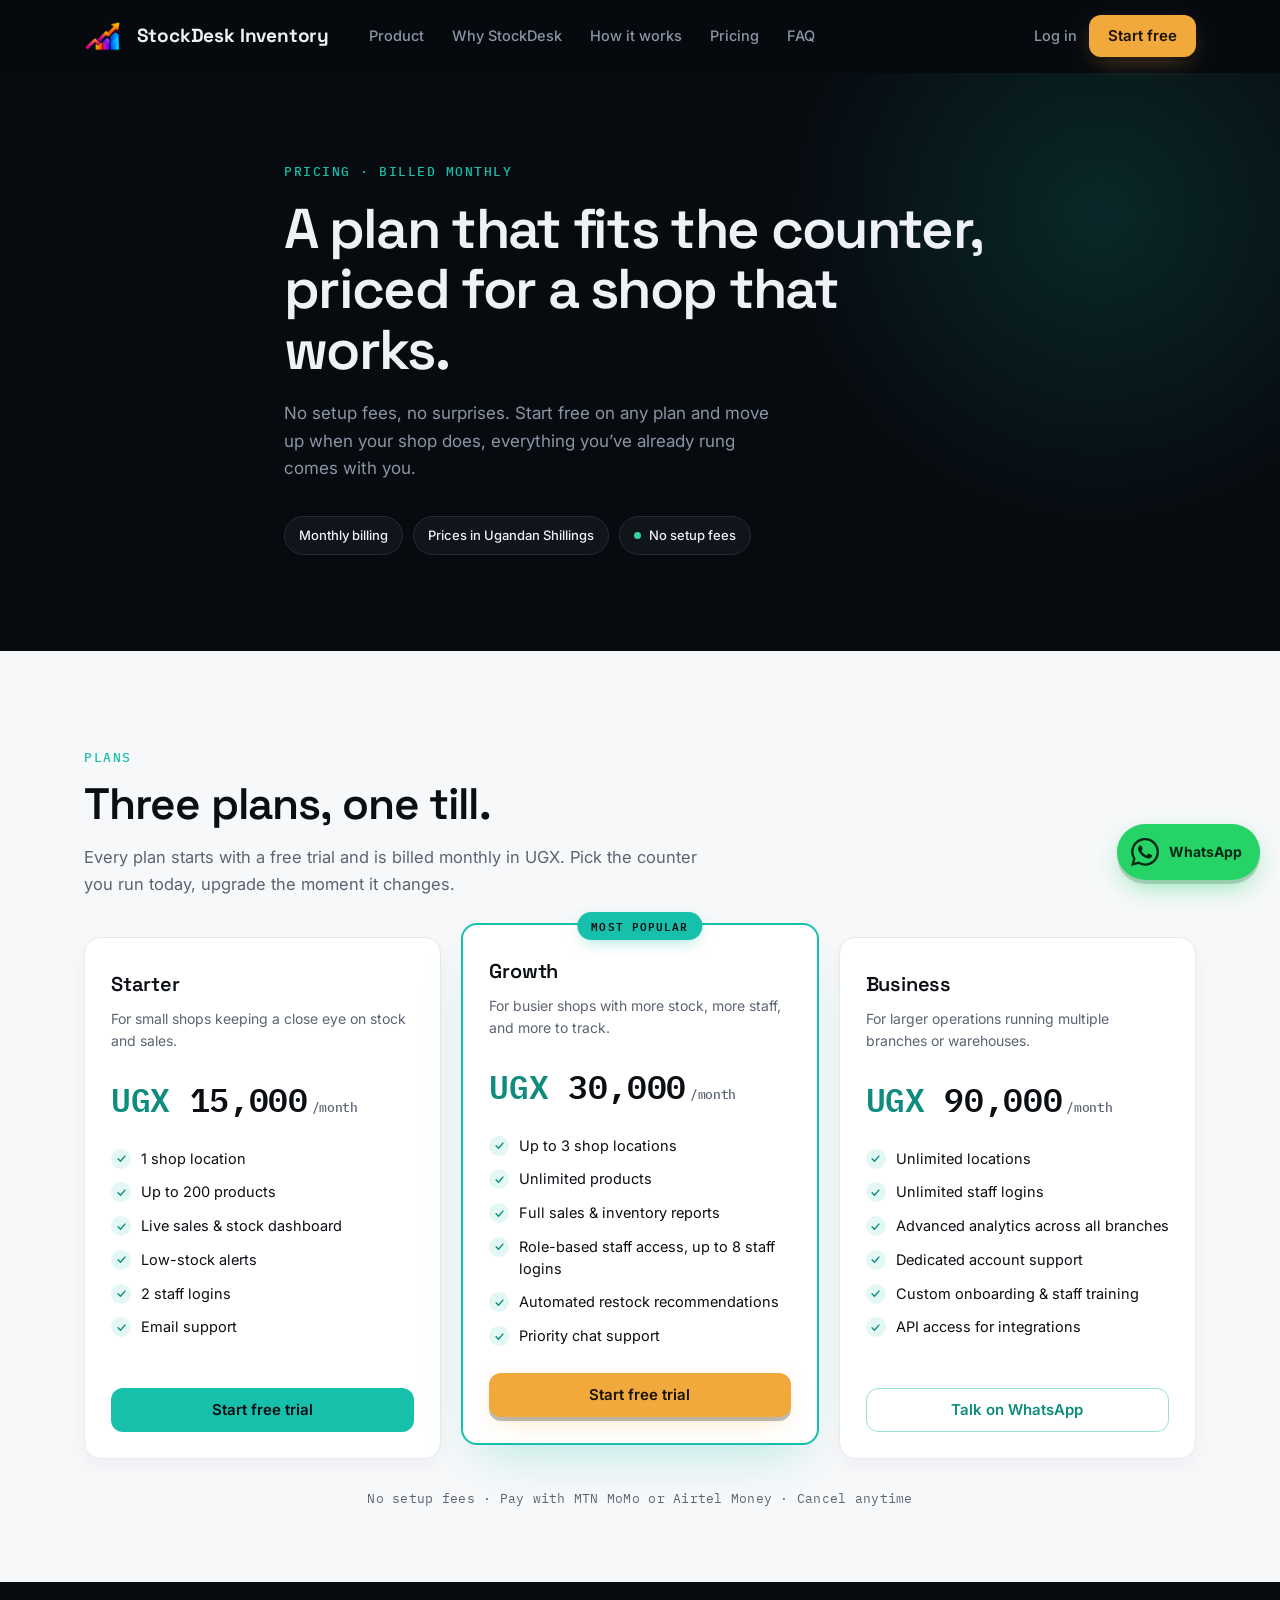
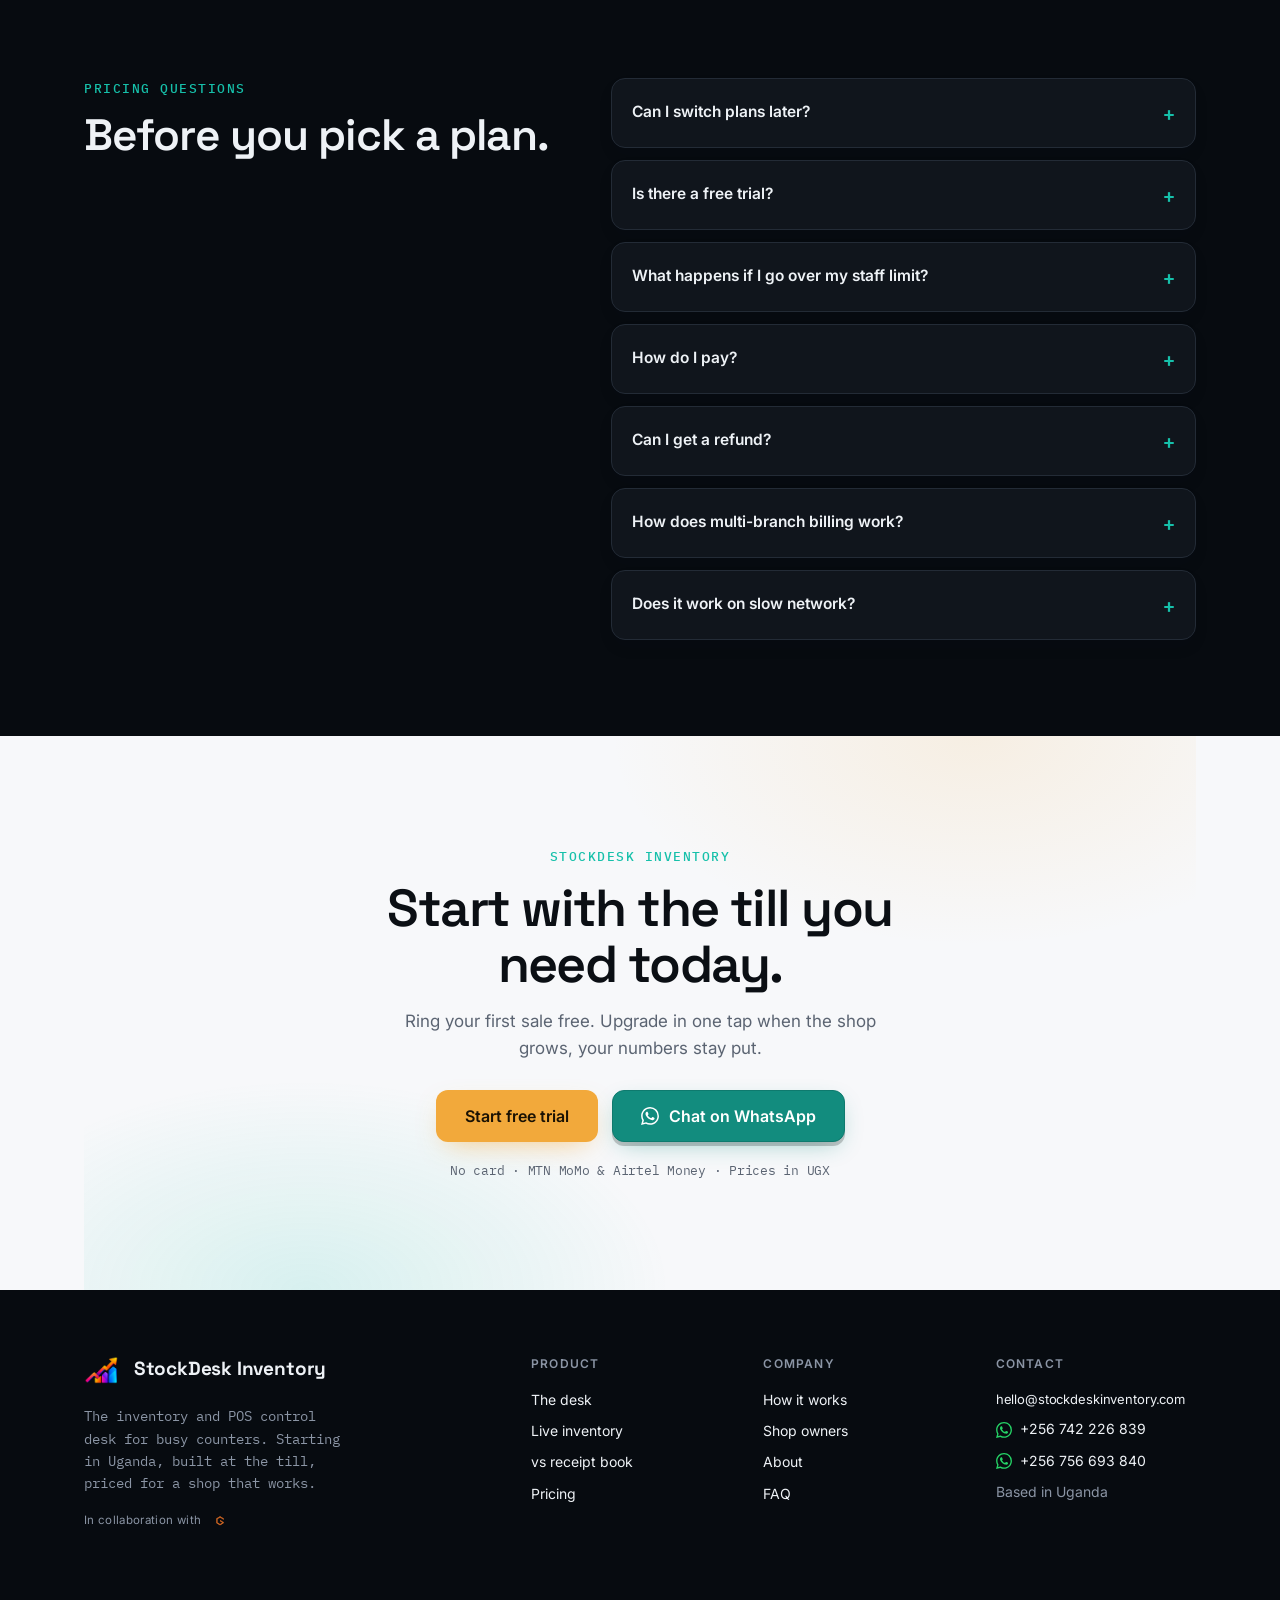
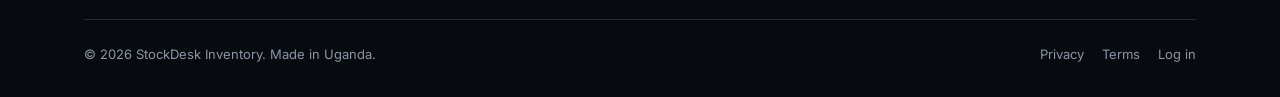
<file: pricing.html>
<!DOCTYPE html>
<html lang="en">
<head>
  <meta charset="UTF-8">
  <meta name="viewport" content="width=device-width, initial-scale=1.0">
  <title>Pricing | StockDesk Inventory, Monthly plans in UGX</title>
  <meta name="description" content="Simple monthly pricing in UGX. Starter, Growth, and Business plans for inventory and POS control. No setup fees, pay with MTN MoMo or Airtel Money, start free. Starting in Uganda.">
  <meta name="theme-color" content="#070B10">
  <link rel="canonical" href="https://www.stockdeskinventory.com/pricing.html">
  <meta property="og:type" content="website">
  <meta property="og:site_name" content="StockDesk Inventory">
  <meta property="og:url" content="https://www.stockdeskinventory.com/pricing.html">
  <meta property="og:title" content="Pricing | StockDesk Inventory, Plans in UGX">
  <meta property="og:description" content="Starter, Growth, and Business plans for inventory and POS control. Pay with MTN MoMo or Airtel Money. Starting in Uganda.">
  <meta property="og:image" content="https://www.stockdeskinventory.com/public/image.png">
  <meta name="twitter:card" content="summary_large_image">
  <meta name="twitter:title" content="Pricing | StockDesk Inventory">
  <meta name="twitter:description" content="Monthly plans in UGX. Pay with MTN MoMo or Airtel Money. Start free.">
  <meta name="twitter:image" content="https://www.stockdeskinventory.com/public/image.png">
  <link rel="preconnect" href="https://fonts.googleapis.com">
  <link rel="preconnect" href="https://fonts.gstatic.com" crossorigin>
  <link rel="stylesheet" href="https://fonts.googleapis.com/css2?family=Space+Grotesk:wght@500;600;700&family=Inter:wght@400;500;600&family=IBM+Plex+Mono:wght@400;500;600&display=swap">
  <link rel="stylesheet" href="styles.css">
  <link rel="icon" type="image/png" href="public/logo.png">
  <link rel="apple-touch-icon" href="public/logo.png">
  <script type="application/ld+json">
    {
      "@context": "https://schema.org",
      "@type": "ItemList",
      "name": "StockDesk Inventory Plans",
      "itemListElement": [
        {
          "@type": "Offer",
          "position": 1,
          "name": "Starter",
          "price": "15000",
          "priceCurrency": "UGX",
          "description": "1 shop location, up to 200 products, 2 staff logins"
        },
        {
          "@type": "Offer",
          "position": 2,
          "name": "Growth",
          "price": "30000",
          "priceCurrency": "UGX",
          "description": "Up to 3 shop locations, unlimited products, 8 staff logins"
        },
        {
          "@type": "Offer",
          "position": 3,
          "name": "Business",
          "price": "90000",
          "priceCurrency": "UGX",
          "description": "Unlimited locations and staff, advanced analytics, API access"
        }
      ]
    }
  </script>
</head>
<body>
  <a class="skip-link" href="#main">Skip to content</a>

  <!-- NAV -->
  <header class="nav" id="nav">
    <div class="nav-inner">
      <a class="brand" href="index.html" aria-label="StockDesk Inventory home">
        <img class="brand-logo" src="public/logo.png" alt="" width="43" height="30">
        <span class="brand-name">StockDesk Inventory</span>
      </a>

      <nav class="nav-links" aria-label="Primary">
        <a href="index.html#product">Product</a>
        <a href="index.html#pillars">Why StockDesk</a>
        <a href="index.html#how-it-works">How it works</a>
        <a href="pricing.html" aria-current="page">Pricing</a>
        <a href="#faq">FAQ</a>
      </nav>

      <div class="nav-actions">
        <a class="nav-login" href="https://app.stockdeskinventory.com/login">Log in</a>
        <a class="btn btn-cta nav-cta" href="https://app.stockdeskinventory.com/signup">Start free</a>
        <button class="nav-toggle" id="navToggle" aria-expanded="false" aria-controls="navMenu" aria-label="Menu">
          <span></span><span></span><span></span>
        </button>
      </div>
    </div>

    <nav class="nav-mobile" id="navMenu" aria-label="Mobile">
      <a href="index.html#product">Product</a>
      <a href="index.html#pillars">Why StockDesk</a>
      <a href="index.html#how-it-works">How it works</a>
      <a href="pricing.html" aria-current="page">Pricing</a>
      <a href="#faq">FAQ</a>
      <div class="nav-mobile-actions">
        <a class="btn btn-cta" href="https://app.stockdeskinventory.com/signup">Start free</a>
        <a class="btn btn-ghost" href="https://app.stockdeskinventory.com/login">Log in</a>
      </div>
    </nav>
  </header>

  <main id="main">

    <!-- HERO -->
    <section class="hero price-hero" id="top">
      <div class="hero-glow" aria-hidden="true"></div>
      <div class="container price-hero-inner">
        <p class="eyebrow">Pricing &middot; Billed monthly</p>
        <h1 class="display price-title">A plan that fits the counter, priced for a shop that works.</h1>
        <p class="price-sub">No setup fees, no surprises. Start free on any plan and move up when your shop does, everything you&rsquo;ve already rung comes with you.</p>

        <ul class="status-chips" aria-label="Billing details">
          <li class="chip">Monthly billing</li>
          <li class="chip">Prices in Ugandan Shillings</li>
          <li class="chip">
            <span class="chip-dot chip-dot-live" aria-hidden="true"></span>
            No setup fees
          </li>
        </ul>
      </div>
    </section>

    <!-- PLANS -->
    <section class="pricing" id="pricing">
      <div class="container">
        <div class="section-head pricing-head">
          <p class="eyebrow">Plans</p>
          <h2 class="display section-title">Three plans, one till.</h2>
          <p class="section-sub">Every plan starts with a free trial and is billed monthly in UGX. Pick the counter you run today, upgrade the moment it changes.</p>
        </div>

        <div class="plans">
          <div class="plan-col reveal">
            <article class="plan">
              <div class="plan-head">
                <h3 class="plan-name">Starter</h3>
                <p class="plan-desc">For small shops keeping a close eye on stock and sales.</p>
              </div>
              <p class="plan-price mono"><span class="plan-cur">UGX&nbsp;</span>15,000<span class="plan-per">/month</span></p>
              <ul class="plan-feats">
                <li><span class="plan-check" aria-hidden="true"><svg width="11" height="11" viewBox="0 0 16 16" fill="none"><path d="M3 8.5l3.5 3.5L13 4.5" stroke="currentColor" stroke-width="2" stroke-linecap="round" stroke-linejoin="round"/></svg></span>1 shop location</li>
                <li><span class="plan-check" aria-hidden="true"><svg width="11" height="11" viewBox="0 0 16 16" fill="none"><path d="M3 8.5l3.5 3.5L13 4.5" stroke="currentColor" stroke-width="2" stroke-linecap="round" stroke-linejoin="round"/></svg></span>Up to 200 products</li>
                <li><span class="plan-check" aria-hidden="true"><svg width="11" height="11" viewBox="0 0 16 16" fill="none"><path d="M3 8.5l3.5 3.5L13 4.5" stroke="currentColor" stroke-width="2" stroke-linecap="round" stroke-linejoin="round"/></svg></span>Live sales &amp; stock dashboard</li>
                <li><span class="plan-check" aria-hidden="true"><svg width="11" height="11" viewBox="0 0 16 16" fill="none"><path d="M3 8.5l3.5 3.5L13 4.5" stroke="currentColor" stroke-width="2" stroke-linecap="round" stroke-linejoin="round"/></svg></span>Low-stock alerts</li>
                <li><span class="plan-check" aria-hidden="true"><svg width="11" height="11" viewBox="0 0 16 16" fill="none"><path d="M3 8.5l3.5 3.5L13 4.5" stroke="currentColor" stroke-width="2" stroke-linecap="round" stroke-linejoin="round"/></svg></span>2 staff logins</li>
                <li><span class="plan-check" aria-hidden="true"><svg width="11" height="11" viewBox="0 0 16 16" fill="none"><path d="M3 8.5l3.5 3.5L13 4.5" stroke="currentColor" stroke-width="2" stroke-linecap="round" stroke-linejoin="round"/></svg></span>Email support</li>
              </ul>
              <a class="btn btn-plan" href="https://app.stockdeskinventory.com/signup">Start free trial</a>
            </article>
          </div>

          <div class="plan-col reveal">
            <article class="plan plan-featured">
              <span class="plan-badge">Most popular</span>
              <div class="plan-head">
                <h3 class="plan-name">Growth</h3>
                <p class="plan-desc">For busier shops with more stock, more staff, and more to track.</p>
              </div>
              <p class="plan-price mono"><span class="plan-cur">UGX&nbsp;</span>30,000<span class="plan-per">/month</span></p>
              <ul class="plan-feats">
                <li><span class="plan-check" aria-hidden="true"><svg width="11" height="11" viewBox="0 0 16 16" fill="none"><path d="M3 8.5l3.5 3.5L13 4.5" stroke="currentColor" stroke-width="2" stroke-linecap="round" stroke-linejoin="round"/></svg></span>Up to 3 shop locations</li>
                <li><span class="plan-check" aria-hidden="true"><svg width="11" height="11" viewBox="0 0 16 16" fill="none"><path d="M3 8.5l3.5 3.5L13 4.5" stroke="currentColor" stroke-width="2" stroke-linecap="round" stroke-linejoin="round"/></svg></span>Unlimited products</li>
                <li><span class="plan-check" aria-hidden="true"><svg width="11" height="11" viewBox="0 0 16 16" fill="none"><path d="M3 8.5l3.5 3.5L13 4.5" stroke="currentColor" stroke-width="2" stroke-linecap="round" stroke-linejoin="round"/></svg></span>Full sales &amp; inventory reports</li>
                <li><span class="plan-check" aria-hidden="true"><svg width="11" height="11" viewBox="0 0 16 16" fill="none"><path d="M3 8.5l3.5 3.5L13 4.5" stroke="currentColor" stroke-width="2" stroke-linecap="round" stroke-linejoin="round"/></svg></span>Role-based staff access, up to 8 staff logins</li>
                <li><span class="plan-check" aria-hidden="true"><svg width="11" height="11" viewBox="0 0 16 16" fill="none"><path d="M3 8.5l3.5 3.5L13 4.5" stroke="currentColor" stroke-width="2" stroke-linecap="round" stroke-linejoin="round"/></svg></span>Automated restock recommendations</li>
                <li><span class="plan-check" aria-hidden="true"><svg width="11" height="11" viewBox="0 0 16 16" fill="none"><path d="M3 8.5l3.5 3.5L13 4.5" stroke="currentColor" stroke-width="2" stroke-linecap="round" stroke-linejoin="round"/></svg></span>Priority chat support</li>
              </ul>
              <a class="btn btn-cta" href="https://app.stockdeskinventory.com/signup">Start free trial</a>
            </article>
          </div>

          <div class="plan-col reveal">
            <article class="plan">
              <div class="plan-head">
                <h3 class="plan-name">Business</h3>
                <p class="plan-desc">For larger operations running multiple branches or warehouses.</p>
              </div>
              <p class="plan-price mono"><span class="plan-cur">UGX&nbsp;</span>90,000<span class="plan-per">/month</span></p>
              <ul class="plan-feats">
                <li><span class="plan-check" aria-hidden="true"><svg width="11" height="11" viewBox="0 0 16 16" fill="none"><path d="M3 8.5l3.5 3.5L13 4.5" stroke="currentColor" stroke-width="2" stroke-linecap="round" stroke-linejoin="round"/></svg></span>Unlimited locations</li>
                <li><span class="plan-check" aria-hidden="true"><svg width="11" height="11" viewBox="0 0 16 16" fill="none"><path d="M3 8.5l3.5 3.5L13 4.5" stroke="currentColor" stroke-width="2" stroke-linecap="round" stroke-linejoin="round"/></svg></span>Unlimited staff logins</li>
                <li><span class="plan-check" aria-hidden="true"><svg width="11" height="11" viewBox="0 0 16 16" fill="none"><path d="M3 8.5l3.5 3.5L13 4.5" stroke="currentColor" stroke-width="2" stroke-linecap="round" stroke-linejoin="round"/></svg></span>Advanced analytics across all branches</li>
                <li><span class="plan-check" aria-hidden="true"><svg width="11" height="11" viewBox="0 0 16 16" fill="none"><path d="M3 8.5l3.5 3.5L13 4.5" stroke="currentColor" stroke-width="2" stroke-linecap="round" stroke-linejoin="round"/></svg></span>Dedicated account support</li>
                <li><span class="plan-check" aria-hidden="true"><svg width="11" height="11" viewBox="0 0 16 16" fill="none"><path d="M3 8.5l3.5 3.5L13 4.5" stroke="currentColor" stroke-width="2" stroke-linecap="round" stroke-linejoin="round"/></svg></span>Custom onboarding &amp; staff training</li>
                <li><span class="plan-check" aria-hidden="true"><svg width="11" height="11" viewBox="0 0 16 16" fill="none"><path d="M3 8.5l3.5 3.5L13 4.5" stroke="currentColor" stroke-width="2" stroke-linecap="round" stroke-linejoin="round"/></svg></span>API access for integrations</li>
              </ul>
              <a class="btn btn-plan-ghost" href="https://wa.me/256742226839?text=Hi%20StockDesk%20%E2%80%94%20I%27m%20interested%20in%20the%20Business%20plan." target="_blank" rel="noopener noreferrer">Talk on WhatsApp</a>
            </article>
          </div>
        </div>

        <p class="plans-note mono">No setup fees &middot; Pay with MTN MoMo or Airtel Money &middot; Cancel anytime</p>
      </div>
    </section>

    <!-- FAQ -->
    <section class="faq" id="faq">
      <div class="container faq-inner">
        <div class="section-head faq-head">
          <p class="eyebrow">Pricing questions</p>
          <h2 class="display section-title">Before you pick a plan.</h2>
        </div>

        <div class="faq-list">
          <details class="faq-item reveal">
            <summary>Can I switch plans later?</summary>
            <div class="faq-body"><p>Yes. Move between Starter, Growth, and Business as your shop changes. Your products, live stock, and sales history come with you, nothing gets re-entered.</p></div>
          </details>

          <details class="faq-item reveal">
            <summary>Is there a free trial?</summary>
            <div class="faq-body"><p>Yes. Every plan starts with a free trial, ring real sales on a free shop, no card and no expiry date to remember. Upgrade to Growth or Business when you want more locations, more staff logins, and full reports.</p></div>
          </details>

          <details class="faq-item reveal">
            <summary>What happens if I go over my staff limit?</summary>
            <div class="faq-body"><p>Each plan includes a set number of staff logins, 2 on Starter, up to 8 on Growth, unlimited on Business. When your team needs more people on the till, move up a plan and the extra logins are included.</p></div>
          </details>

          <details class="faq-item reveal">
            <summary>How do I pay?</summary>
            <div class="faq-body"><p>Pay monthly in UGX with <strong>MTN Mobile Money</strong> or <strong>Airtel Money</strong>. No international card required. Chat on WhatsApp if you need help completing a payment.</p></div>
          </details>

          <details class="faq-item reveal">
            <summary>Can I get a refund?</summary>
            <div class="faq-body"><p>Plans are billed monthly. If you cancel, you keep access through the period you already paid for. For billing issues, message us on WhatsApp and we will sort it the same day where we can.</p></div>
          </details>

          <details class="faq-item reveal">
            <summary>How does multi-branch billing work?</summary>
            <div class="faq-body"><p>Starter covers 1 location. Growth covers up to 3. Business is unlimited branches under one account. You pay one monthly fee for the plan, not a separate bill per till.</p></div>
          </details>

          <details class="faq-item reveal">
            <summary>Does it work on slow network?</summary>
            <div class="faq-body"><p>Yes. Ring sales when data is weak; when the connection returns, stock and sales sync. Built for real counters, not only fibre offices.</p></div>
          </details>
        </div>
      </div>
    </section>

    <!-- FINAL CTA -->
    <section class="cta" id="start-free">
      <div class="container">
        <div class="cta-band">
          <p class="eyebrow cta-eyebrow">StockDesk Inventory</p>
          <h2 class="display cta-title">Start with the till you need today.</h2>
          <p class="cta-sub">Ring your first sale free. Upgrade in one tap when the shop grows, your numbers stay put.</p>
          <div class="cta-actions">
            <a class="btn btn-cta btn-lg cta-btn" href="https://app.stockdeskinventory.com/signup">Start free trial</a>
            <a class="btn btn-wa btn-lg" href="https://wa.me/256742226839?text=Hi%20StockDesk%20%E2%80%94%20I%27d%20like%20help%20picking%20a%20plan." target="_blank" rel="noopener noreferrer">
              <svg class="wa-icon" width="18" height="18" viewBox="0 0 24 24" fill="currentColor" aria-hidden="true"><path d="M17.472 14.382c-.297-.149-1.758-.867-2.03-.967-.273-.099-.471-.148-.67.15-.197.297-.767.966-.94 1.164-.173.199-.347.223-.644.075-.297-.15-1.255-.463-2.39-1.475-.883-.788-1.48-1.761-1.653-2.059-.173-.297-.018-.458.13-.606.134-.133.298-.347.446-.52.149-.174.198-.298.298-.497.099-.198.05-.371-.025-.52-.075-.149-.669-1.612-.916-2.207-.242-.579-.487-.5-.669-.51-.173-.008-.371-.01-.57-.01-.198 0-.52.074-.792.372-.272.297-1.04 1.016-1.04 2.479 0 1.462 1.065 2.875 1.213 3.074.149.198 2.096 3.2 5.077 4.487.709.306 1.262.489 1.694.625.712.227 1.36.195 1.871.118.571-.085 1.758-.719 2.006-1.413.248-.694.248-1.289.173-1.413-.074-.124-.272-.198-.57-.347m-5.421 7.403h-.004a9.87 9.87 0 01-5.031-1.378l-.361-.214-3.741.982.998-3.648-.235-.374a9.86 9.86 0 01-1.51-5.26c.001-5.45 4.436-9.884 9.888-9.884 2.64 0 5.122 1.03 6.988 2.898a9.825 9.825 0 012.893 6.994c-.003 5.45-4.435 9.884-9.885 9.884m8.413-18.297A11.815 11.815 0 0012.05 0C5.495 0 .16 5.335.157 11.892c0 2.096.547 4.142 1.588 5.945L.057 24l6.305-1.654a11.882 11.882 0 005.683 1.448h.005c6.554 0 11.89-5.335 11.893-11.893a11.821 11.821 0 00-3.48-8.413z"/></svg>
              Chat on WhatsApp
            </a>
          </div>
          <p class="cta-note mono">No card &middot; MTN MoMo &amp; Airtel Money &middot; Prices in UGX</p>
        </div>
      </div>
    </section>

  </main>

  <a class="wa-float" href="https://wa.me/256742226839?text=Hi%20StockDesk%20%E2%80%94%20I%27d%20like%20help%20getting%20started." target="_blank" rel="noopener noreferrer" aria-label="Chat on WhatsApp">
    <svg width="28" height="28" viewBox="0 0 24 24" fill="currentColor" aria-hidden="true"><path d="M17.472 14.382c-.297-.149-1.758-.867-2.03-.967-.273-.099-.471-.148-.67.15-.197.297-.767.966-.94 1.164-.173.199-.347.223-.644.075-.297-.15-1.255-.463-2.39-1.475-.883-.788-1.48-1.761-1.653-2.059-.173-.297-.018-.458.13-.606.134-.133.298-.347.446-.52.149-.174.198-.298.298-.497.099-.198.05-.371-.025-.52-.075-.149-.669-1.612-.916-2.207-.242-.579-.487-.5-.669-.51-.173-.008-.371-.01-.57-.01-.198 0-.52.074-.792.372-.272.297-1.04 1.016-1.04 2.479 0 1.462 1.065 2.875 1.213 3.074.149.198 2.096 3.2 5.077 4.487.709.306 1.262.489 1.694.625.712.227 1.36.195 1.871.118.571-.085 1.758-.719 2.006-1.413.248-.694.248-1.289.173-1.413-.074-.124-.272-.198-.57-.347m-5.421 7.403h-.004a9.87 9.87 0 01-5.031-1.378l-.361-.214-3.741.982.998-3.648-.235-.374a9.86 9.86 0 01-1.51-5.26c.001-5.45 4.436-9.884 9.888-9.884 2.64 0 5.122 1.03 6.988 2.898a9.825 9.825 0 012.893 6.994c-.003 5.45-4.435 9.884-9.885 9.884m8.413-18.297A11.815 11.815 0 0012.05 0C5.495 0 .16 5.335.157 11.892c0 2.096.547 4.142 1.588 5.945L.057 24l6.305-1.654a11.882 11.882 0 005.683 1.448h.005c6.554 0 11.89-5.335 11.893-11.893a11.821 11.821 0 00-3.48-8.413z"/></svg>
    <span class="wa-float-label">WhatsApp</span>
  </a>

  <!-- FOOTER -->
  <footer class="footer">
    <div class="container footer-inner">
      <div class="footer-brand">
        <a class="brand" href="index.html" aria-label="StockDesk Inventory home">
          <img class="brand-logo" src="public/logo.png" alt="" width="40" height="28">
          <span class="brand-name">StockDesk Inventory</span>
        </a>
        <p class="footer-tag">The inventory and POS control desk for busy counters. Starting in Uganda, built at the till, priced for a shop that works.</p>
        <a class="footer-partner" href="https://grittrix.com" target="_blank" rel="noopener noreferrer">
          <span>In collaboration with</span>
          <img src="public/grittrix-logo.png" alt="Grittrix Technologies" width="40" height="40" loading="lazy" decoding="async">
        </a>
      </div>

      <div class="footer-cols">
        <nav class="footer-col" aria-label="Product">
          <h4>Product</h4>
          <a href="index.html#product">The desk</a>
          <a href="index.html#pillars">Live inventory</a>
          <a href="index.html#compare">vs receipt book</a>
          <a href="pricing.html">Pricing</a>
        </nav>
        <nav class="footer-col" aria-label="Company">
          <h4>Company</h4>
          <a href="index.html#how-it-works">How it works</a>
          <a href="index.html#voices">Shop owners</a>
          <a href="index.html#about">About</a>
          <a href="#faq">FAQ</a>
        </nav>
        <div class="footer-col">
          <h4>Contact</h4>
          <a href="mailto:hello@stockdeskinventory.com">hello@stockdeskinventory.com</a>
          <a class="footer-wa" href="https://wa.me/256742226839" target="_blank" rel="noopener noreferrer">
            <svg class="wa-icon" width="16" height="16" viewBox="0 0 24 24" fill="currentColor" aria-hidden="true"><path d="M17.472 14.382c-.297-.149-1.758-.867-2.03-.967-.273-.099-.471-.148-.67.15-.197.297-.767.966-.94 1.164-.173.199-.347.223-.644.075-.297-.15-1.255-.463-2.39-1.475-.883-.788-1.48-1.761-1.653-2.059-.173-.297-.018-.458.13-.606.134-.133.298-.347.446-.52.149-.174.198-.298.298-.497.099-.198.05-.371-.025-.52-.075-.149-.669-1.612-.916-2.207-.242-.579-.487-.5-.669-.51-.173-.008-.371-.01-.57-.01-.198 0-.52.074-.792.372-.272.297-1.04 1.016-1.04 2.479 0 1.462 1.065 2.875 1.213 3.074.149.198 2.096 3.2 5.077 4.487.709.306 1.262.489 1.694.625.712.227 1.36.195 1.871.118.571-.085 1.758-.719 2.006-1.413.248-.694.248-1.289.173-1.413-.074-.124-.272-.198-.57-.347m-5.421 7.403h-.004a9.87 9.87 0 01-5.031-1.378l-.361-.214-3.741.982.998-3.648-.235-.374a9.86 9.86 0 01-1.51-5.26c.001-5.45 4.436-9.884 9.888-9.884 2.64 0 5.122 1.03 6.988 2.898a9.825 9.825 0 012.893 6.994c-.003 5.45-4.435 9.884-9.885 9.884m8.413-18.297A11.815 11.815 0 0012.05 0C5.495 0 .16 5.335.157 11.892c0 2.096.547 4.142 1.588 5.945L.057 24l6.305-1.654a11.882 11.882 0 005.683 1.448h.005c6.554 0 11.89-5.335 11.893-11.893a11.821 11.821 0 00-3.48-8.413z"/></svg>
            +256 742 226 839
          </a>
          <a class="footer-wa" href="https://wa.me/256756693840" target="_blank" rel="noopener noreferrer">
            <svg class="wa-icon" width="16" height="16" viewBox="0 0 24 24" fill="currentColor" aria-hidden="true"><path d="M17.472 14.382c-.297-.149-1.758-.867-2.03-.967-.273-.099-.471-.148-.67.15-.197.297-.767.966-.94 1.164-.173.199-.347.223-.644.075-.297-.15-1.255-.463-2.39-1.475-.883-.788-1.48-1.761-1.653-2.059-.173-.297-.018-.458.13-.606.134-.133.298-.347.446-.52.149-.174.198-.298.298-.497.099-.198.05-.371-.025-.52-.075-.149-.669-1.612-.916-2.207-.242-.579-.487-.5-.669-.51-.173-.008-.371-.01-.57-.01-.198 0-.52.074-.792.372-.272.297-1.04 1.016-1.04 2.479 0 1.462 1.065 2.875 1.213 3.074.149.198 2.096 3.2 5.077 4.487.709.306 1.262.489 1.694.625.712.227 1.36.195 1.871.118.571-.085 1.758-.719 2.006-1.413.248-.694.248-1.289.173-1.413-.074-.124-.272-.198-.57-.347m-5.421 7.403h-.004a9.87 9.87 0 01-5.031-1.378l-.361-.214-3.741.982.998-3.648-.235-.374a9.86 9.86 0 01-1.51-5.26c.001-5.45 4.436-9.884 9.888-9.884 2.64 0 5.122 1.03 6.988 2.898a9.825 9.825 0 012.893 6.994c-.003 5.45-4.435 9.884-9.885 9.884m8.413-18.297A11.815 11.815 0 0012.05 0C5.495 0 .16 5.335.157 11.892c0 2.096.547 4.142 1.588 5.945L.057 24l6.305-1.654a11.882 11.882 0 005.683 1.448h.005c6.554 0 11.89-5.335 11.893-11.893a11.821 11.821 0 00-3.48-8.413z"/></svg>
            +256 756 693 840
          </a>
          <span class="footer-addr">Based in Uganda</span>
        </div>
      </div>

      <div class="footer-bottom">
        <span>&copy; <span id="year">2026</span> StockDesk Inventory. Made in Uganda.</span>
        <div class="footer-bottom-links">
          <a href="privacy.html">Privacy</a>
          <a href="terms.html">Terms</a>
          <a class="footer-login" href="https://app.stockdeskinventory.com/login">Log in</a>
        </div>
      </div>
    </div>
  </footer>

  <script src="app.js" defer></script>
</body>
</html>
</file>
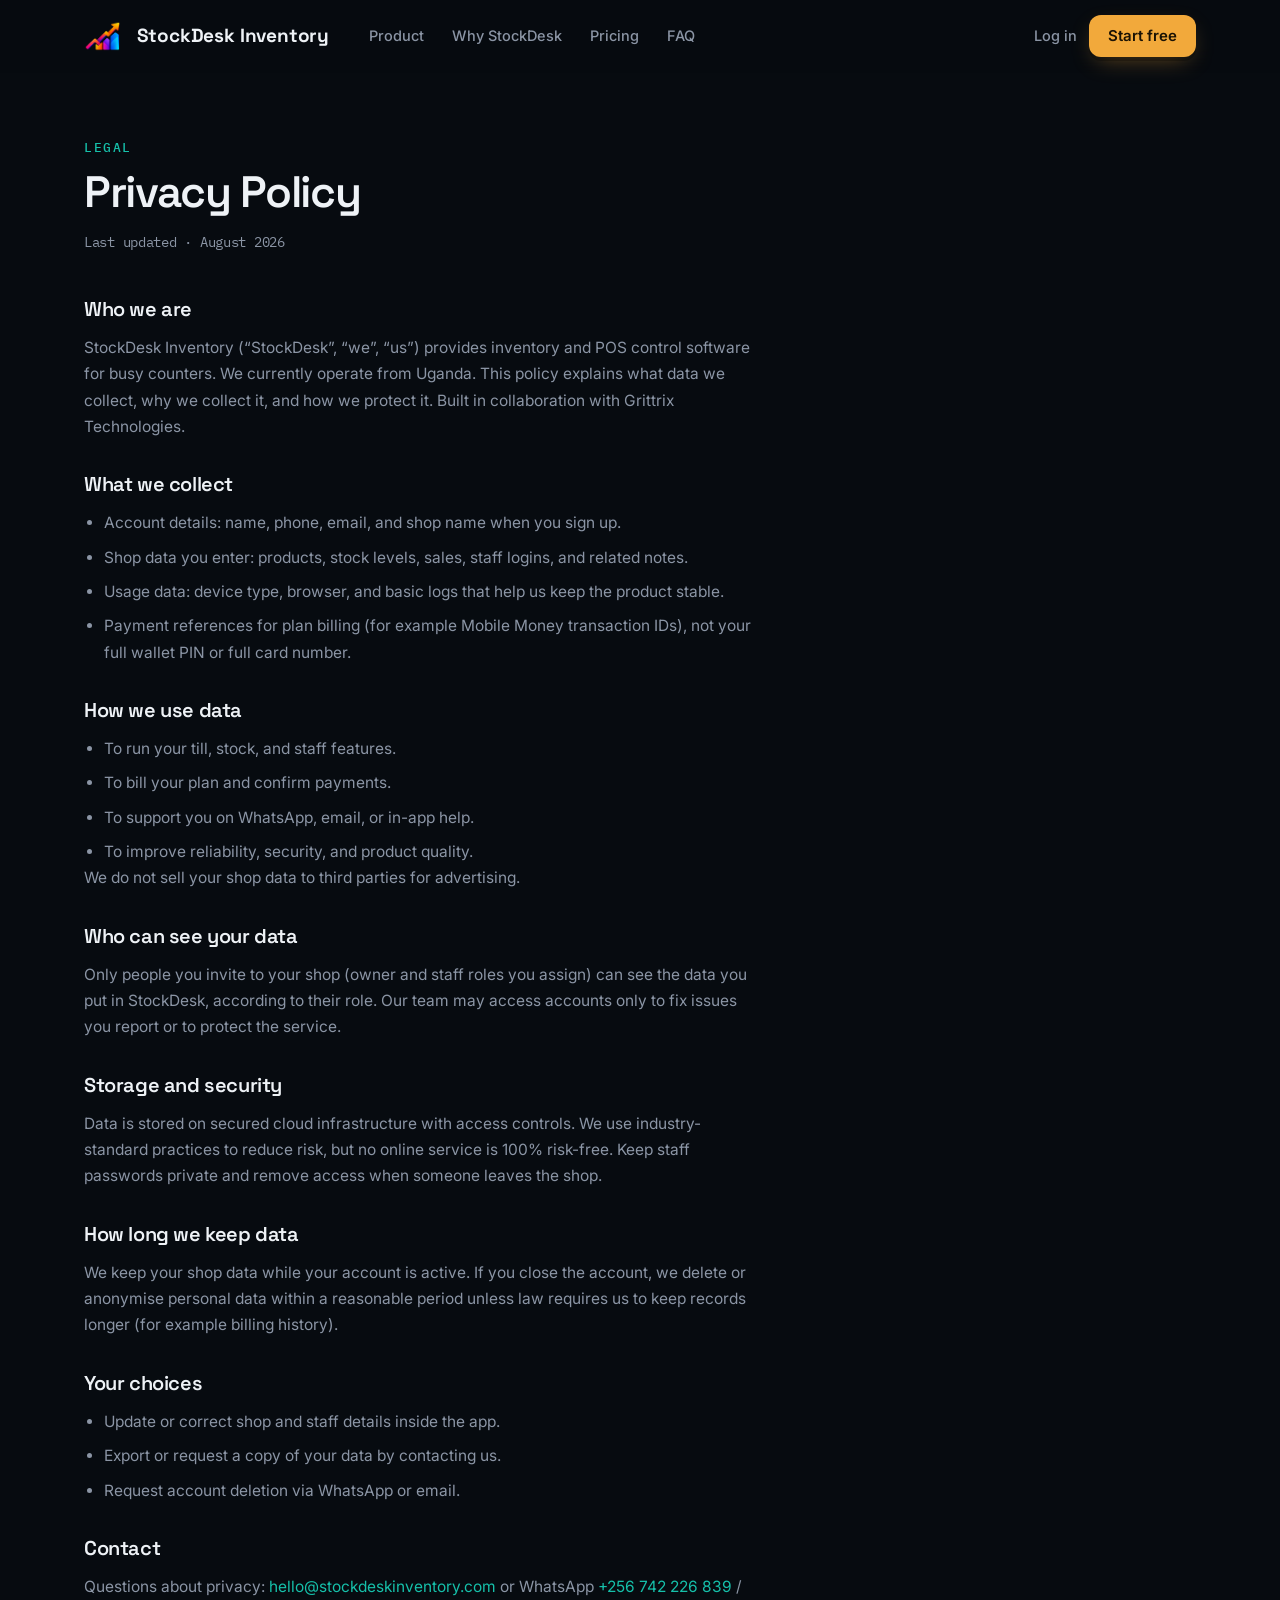
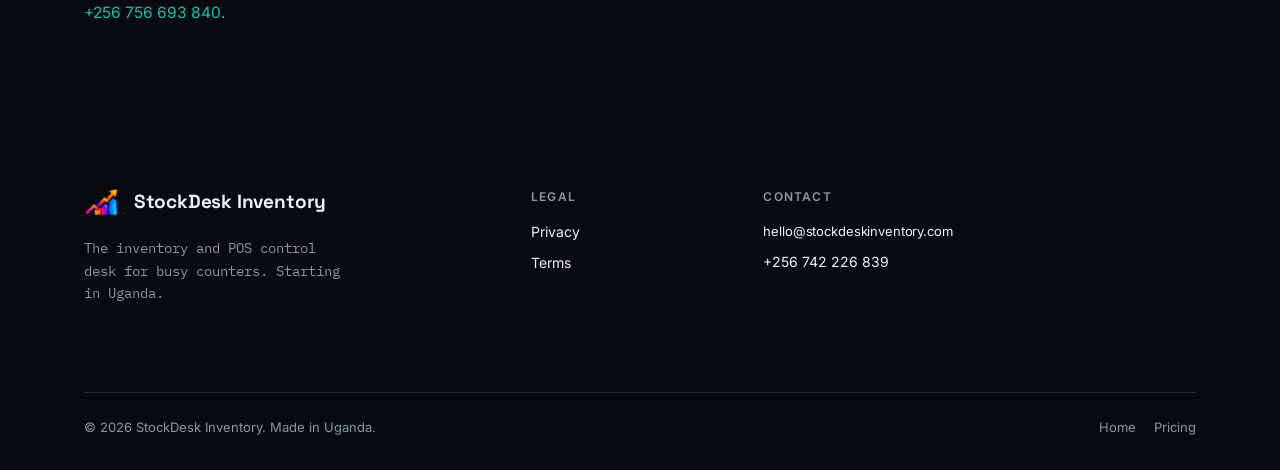
<file: privacy.html>
<!DOCTYPE html>
<html lang="en">
<head>
  <meta charset="UTF-8">
  <meta name="viewport" content="width=device-width, initial-scale=1.0">
  <title>Privacy Policy | StockDesk Inventory</title>
  <meta name="description" content="How StockDesk Inventory collects, uses, and protects shop and staff data in Uganda.">
  <meta name="theme-color" content="#070B10">
  <link rel="canonical" href="https://www.stockdeskinventory.com/privacy.html">
  <meta property="og:type" content="website">
  <meta property="og:title" content="Privacy Policy | StockDesk Inventory">
  <meta property="og:description" content="How StockDesk Inventory collects, uses, and protects shop and staff data.">
  <meta property="og:image" content="https://www.stockdeskinventory.com/public/image.png">
  <link rel="preconnect" href="https://fonts.googleapis.com">
  <link rel="preconnect" href="https://fonts.gstatic.com" crossorigin>
  <link rel="stylesheet" href="https://fonts.googleapis.com/css2?family=Space+Grotesk:wght@500;600;700&family=Inter:wght@400;500;600&family=IBM+Plex+Mono:wght@400;500;600&display=swap">
  <link rel="stylesheet" href="styles.css">
  <link rel="icon" type="image/png" href="public/logo.png">
  <link rel="apple-touch-icon" href="public/logo.png">
</head>
<body>
  <a class="skip-link" href="#main">Skip to content</a>

  <header class="nav" id="nav">
    <div class="nav-inner">
      <a class="brand" href="index.html" aria-label="StockDesk Inventory home">
        <img class="brand-logo" src="public/logo.png" alt="" width="43" height="30">
        <span class="brand-name">StockDesk Inventory</span>
      </a>
      <nav class="nav-links" aria-label="Primary">
        <a href="index.html#product">Product</a>
        <a href="index.html#pillars">Why StockDesk</a>
        <a href="pricing.html">Pricing</a>
        <a href="index.html#faq">FAQ</a>
      </nav>
      <div class="nav-actions">
        <a class="nav-login" href="https://app.stockdeskinventory.com/login">Log in</a>
        <a class="btn btn-cta nav-cta" href="https://app.stockdeskinventory.com/signup">Start free</a>
        <button class="nav-toggle" id="navToggle" aria-expanded="false" aria-controls="navMenu" aria-label="Menu">
          <span></span><span></span><span></span>
        </button>
      </div>
    </div>
    <nav class="nav-mobile" id="navMenu" aria-label="Mobile">
      <a href="index.html#product">Product</a>
      <a href="pricing.html">Pricing</a>
      <a href="index.html#faq">FAQ</a>
      <div class="nav-mobile-actions">
        <a class="btn btn-cta" href="https://app.stockdeskinventory.com/signup">Start free</a>
        <a class="btn btn-ghost" href="https://app.stockdeskinventory.com/login">Log in</a>
      </div>
    </nav>
  </header>

  <main id="main">
    <section class="legal-page">
      <div class="container">
        <p class="eyebrow">Legal</p>
        <h1 class="display legal-title">Privacy Policy</h1>
        <p class="legal-updated mono">Last updated · August 2026</p>

        <div class="legal-body">
          <div>
            <h2>Who we are</h2>
            <p>StockDesk Inventory (&ldquo;StockDesk&rdquo;, &ldquo;we&rdquo;, &ldquo;us&rdquo;) provides inventory and POS control software for busy counters. We currently operate from Uganda. This policy explains what data we collect, why we collect it, and how we protect it. Built in collaboration with Grittrix Technologies.</p>
          </div>
          <div>
            <h2>What we collect</h2>
            <ul>
              <li>Account details: name, phone, email, and shop name when you sign up.</li>
              <li>Shop data you enter: products, stock levels, sales, staff logins, and related notes.</li>
              <li>Usage data: device type, browser, and basic logs that help us keep the product stable.</li>
              <li>Payment references for plan billing (for example Mobile Money transaction IDs), not your full wallet PIN or full card number.</li>
            </ul>
          </div>
          <div>
            <h2>How we use data</h2>
            <ul>
              <li>To run your till, stock, and staff features.</li>
              <li>To bill your plan and confirm payments.</li>
              <li>To support you on WhatsApp, email, or in-app help.</li>
              <li>To improve reliability, security, and product quality.</li>
            </ul>
            <p>We do not sell your shop data to third parties for advertising.</p>
          </div>
          <div>
            <h2>Who can see your data</h2>
            <p>Only people you invite to your shop (owner and staff roles you assign) can see the data you put in StockDesk, according to their role. Our team may access accounts only to fix issues you report or to protect the service.</p>
          </div>
          <div>
            <h2>Storage and security</h2>
            <p>Data is stored on secured cloud infrastructure with access controls. We use industry-standard practices to reduce risk, but no online service is 100% risk-free. Keep staff passwords private and remove access when someone leaves the shop.</p>
          </div>
          <div>
            <h2>How long we keep data</h2>
            <p>We keep your shop data while your account is active. If you close the account, we delete or anonymise personal data within a reasonable period unless law requires us to keep records longer (for example billing history).</p>
          </div>
          <div>
            <h2>Your choices</h2>
            <ul>
              <li>Update or correct shop and staff details inside the app.</li>
              <li>Export or request a copy of your data by contacting us.</li>
              <li>Request account deletion via WhatsApp or email.</li>
            </ul>
          </div>
          <div>
            <h2>Contact</h2>
            <p>
              Questions about privacy:
              <a href="mailto:hello@stockdeskinventory.com">hello@stockdeskinventory.com</a>
              or WhatsApp
              <a href="https://wa.me/256742226839" target="_blank" rel="noopener noreferrer">+256 742 226 839</a>
              /
              <a href="https://wa.me/256756693840" target="_blank" rel="noopener noreferrer">+256 756 693 840</a>.
            </p>
          </div>
        </div>
      </div>
    </section>
  </main>

  <footer class="footer">
    <div class="container footer-inner">
      <div class="footer-brand">
        <a class="brand" href="index.html" aria-label="StockDesk Inventory home">
          <img class="brand-logo" src="public/logo.png" alt="" width="40" height="28">
          <span class="brand-name">StockDesk Inventory</span>
        </a>
        <p class="footer-tag">The inventory and POS control desk for busy counters. Starting in Uganda.</p>
      </div>
      <div class="footer-cols">
        <nav class="footer-col" aria-label="Legal">
          <h4>Legal</h4>
          <a href="privacy.html" aria-current="page">Privacy</a>
          <a href="terms.html">Terms</a>
        </nav>
        <div class="footer-col">
          <h4>Contact</h4>
          <a href="mailto:hello@stockdeskinventory.com">hello@stockdeskinventory.com</a>
          <a class="footer-wa" href="https://wa.me/256742226839" target="_blank" rel="noopener noreferrer">+256 742 226 839</a>
        </div>
      </div>
      <div class="footer-bottom">
        <span>&copy; <span id="year">2026</span> StockDesk Inventory. Made in Uganda.</span>
        <div class="footer-bottom-links">
          <a href="index.html">Home</a>
          <a href="pricing.html">Pricing</a>
        </div>
      </div>
    </div>
  </footer>
  <script src="app.js" defer></script>
</body>
</html>
</file>
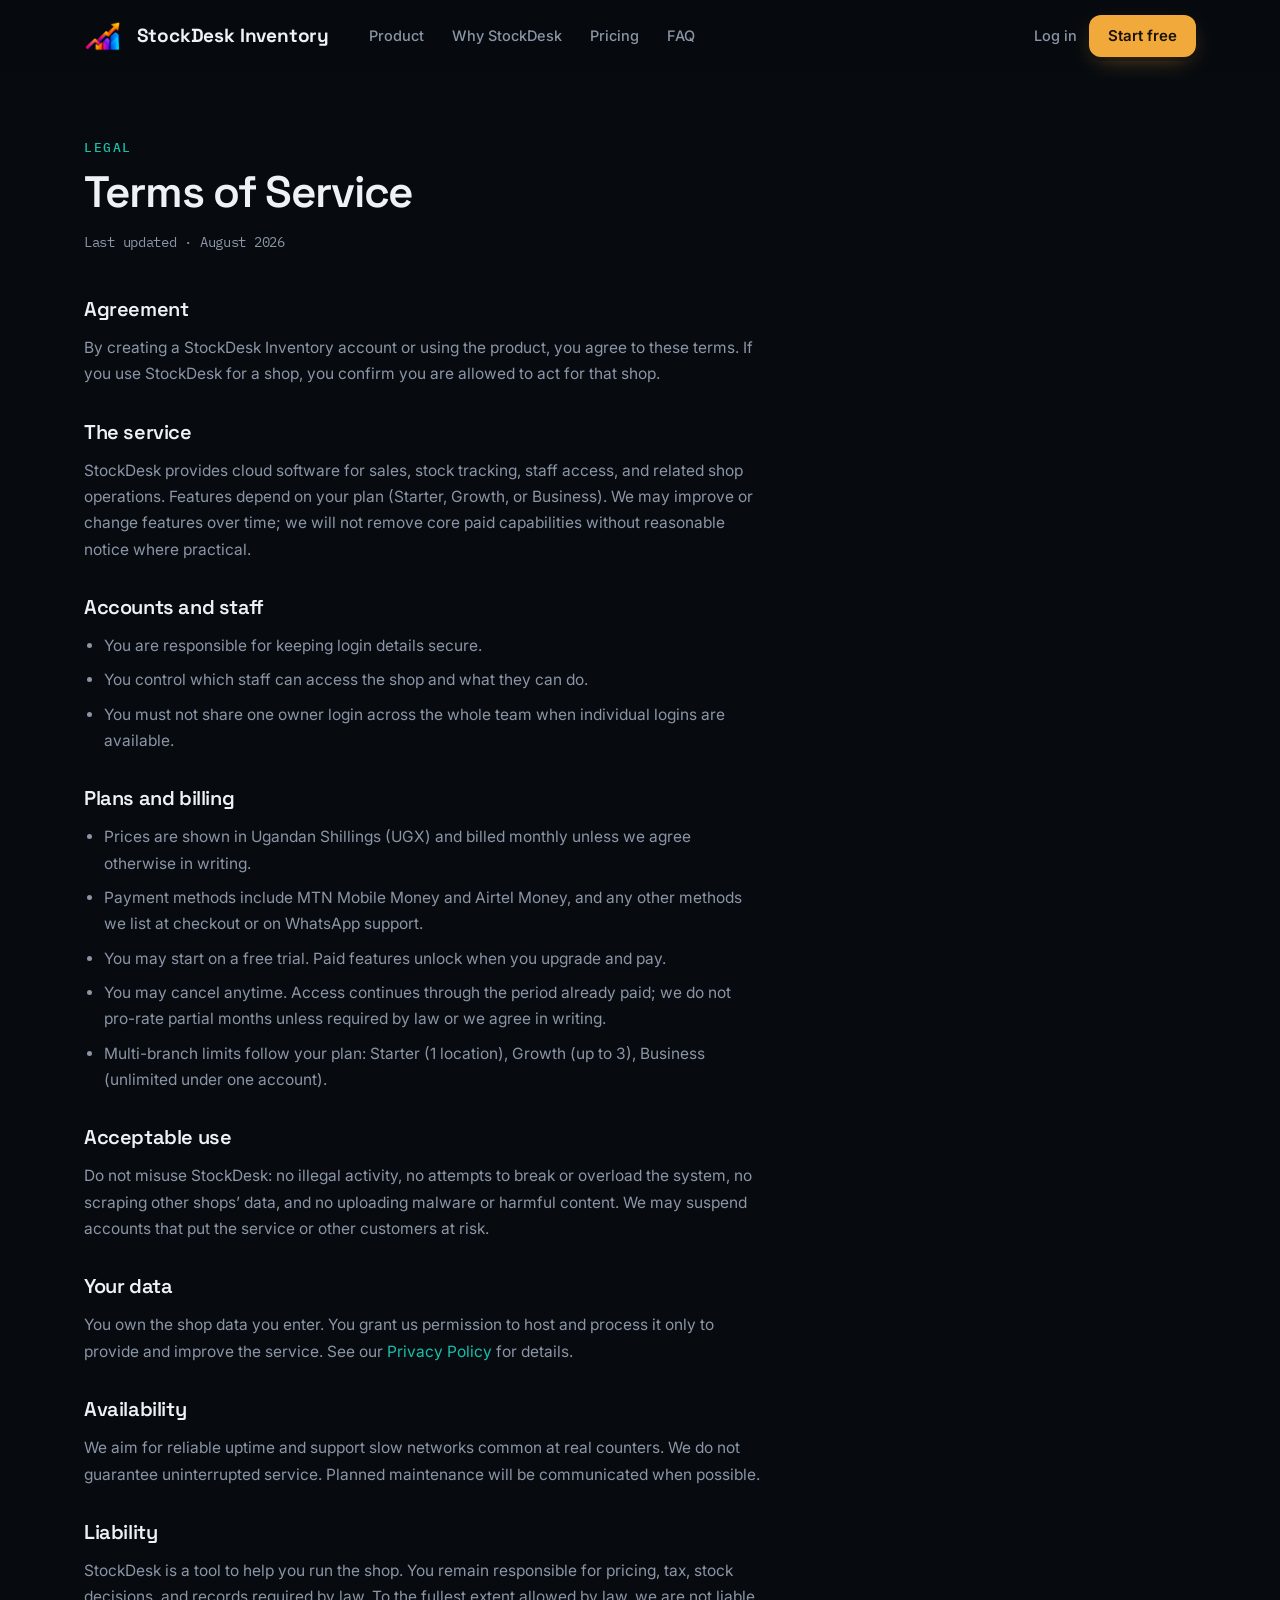
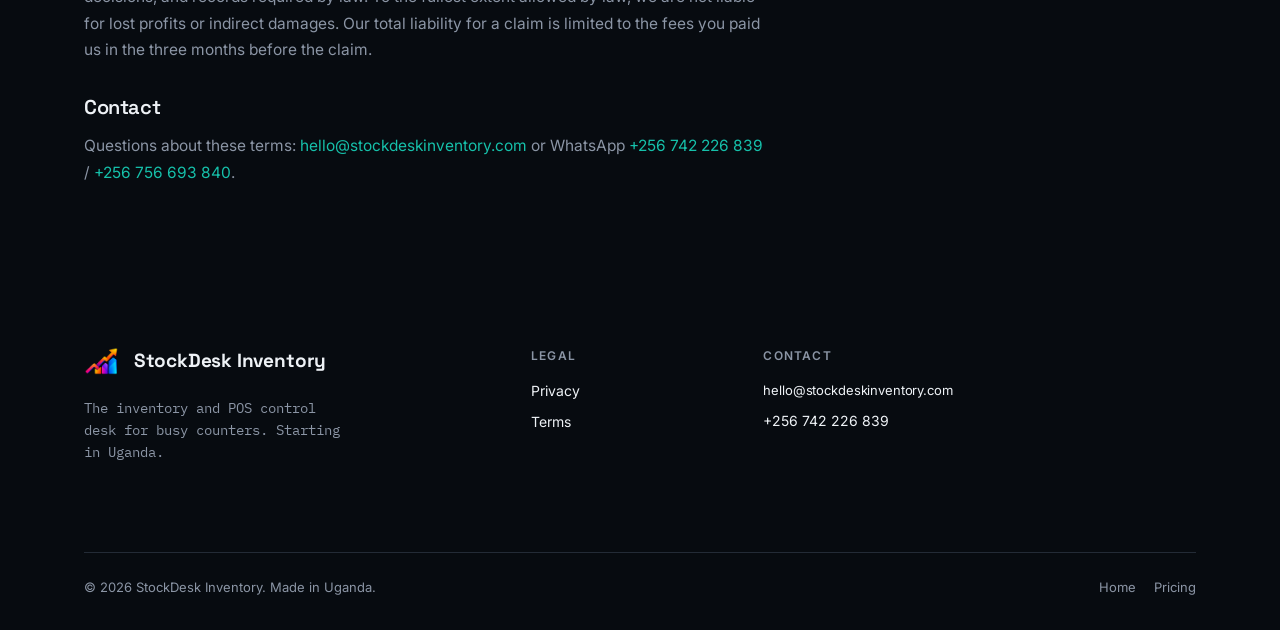
<file: terms.html>
<!DOCTYPE html>
<html lang="en">
<head>
  <meta charset="UTF-8">
  <meta name="viewport" content="width=device-width, initial-scale=1.0">
  <title>Terms of Service | StockDesk Inventory</title>
  <meta name="description" content="Terms for using StockDesk Inventory, plans, billing, acceptable use, and responsibilities for inventory and POS control.">
  <meta name="theme-color" content="#070B10">
  <link rel="canonical" href="https://www.stockdeskinventory.com/terms.html">
  <meta property="og:type" content="website">
  <meta property="og:title" content="Terms of Service | StockDesk Inventory">
  <meta property="og:description" content="Terms for using StockDesk Inventory plans and software.">
  <meta property="og:image" content="https://www.stockdeskinventory.com/public/image.png">
  <link rel="preconnect" href="https://fonts.googleapis.com">
  <link rel="preconnect" href="https://fonts.gstatic.com" crossorigin>
  <link rel="stylesheet" href="https://fonts.googleapis.com/css2?family=Space+Grotesk:wght@500;600;700&family=Inter:wght@400;500;600&family=IBM+Plex+Mono:wght@400;500;600&display=swap">
  <link rel="stylesheet" href="styles.css">
  <link rel="icon" type="image/png" href="public/logo.png">
  <link rel="apple-touch-icon" href="public/logo.png">
</head>
<body>
  <a class="skip-link" href="#main">Skip to content</a>

  <header class="nav" id="nav">
    <div class="nav-inner">
      <a class="brand" href="index.html" aria-label="StockDesk Inventory home">
        <img class="brand-logo" src="public/logo.png" alt="" width="43" height="30">
        <span class="brand-name">StockDesk Inventory</span>
      </a>
      <nav class="nav-links" aria-label="Primary">
        <a href="index.html#product">Product</a>
        <a href="index.html#pillars">Why StockDesk</a>
        <a href="pricing.html">Pricing</a>
        <a href="index.html#faq">FAQ</a>
      </nav>
      <div class="nav-actions">
        <a class="nav-login" href="https://app.stockdeskinventory.com/login">Log in</a>
        <a class="btn btn-cta nav-cta" href="https://app.stockdeskinventory.com/signup">Start free</a>
        <button class="nav-toggle" id="navToggle" aria-expanded="false" aria-controls="navMenu" aria-label="Menu">
          <span></span><span></span><span></span>
        </button>
      </div>
    </div>
    <nav class="nav-mobile" id="navMenu" aria-label="Mobile">
      <a href="index.html#product">Product</a>
      <a href="pricing.html">Pricing</a>
      <a href="index.html#faq">FAQ</a>
      <div class="nav-mobile-actions">
        <a class="btn btn-cta" href="https://app.stockdeskinventory.com/signup">Start free</a>
        <a class="btn btn-ghost" href="https://app.stockdeskinventory.com/login">Log in</a>
      </div>
    </nav>
  </header>

  <main id="main">
    <section class="legal-page">
      <div class="container">
        <p class="eyebrow">Legal</p>
        <h1 class="display legal-title">Terms of Service</h1>
        <p class="legal-updated mono">Last updated · August 2026</p>

        <div class="legal-body">
          <div>
            <h2>Agreement</h2>
            <p>By creating a StockDesk Inventory account or using the product, you agree to these terms. If you use StockDesk for a shop, you confirm you are allowed to act for that shop.</p>
          </div>
          <div>
            <h2>The service</h2>
            <p>StockDesk provides cloud software for sales, stock tracking, staff access, and related shop operations. Features depend on your plan (Starter, Growth, or Business). We may improve or change features over time; we will not remove core paid capabilities without reasonable notice where practical.</p>
          </div>
          <div>
            <h2>Accounts and staff</h2>
            <ul>
              <li>You are responsible for keeping login details secure.</li>
              <li>You control which staff can access the shop and what they can do.</li>
              <li>You must not share one owner login across the whole team when individual logins are available.</li>
            </ul>
          </div>
          <div>
            <h2>Plans and billing</h2>
            <ul>
              <li>Prices are shown in Ugandan Shillings (UGX) and billed monthly unless we agree otherwise in writing.</li>
              <li>Payment methods include MTN Mobile Money and Airtel Money, and any other methods we list at checkout or on WhatsApp support.</li>
              <li>You may start on a free trial. Paid features unlock when you upgrade and pay.</li>
              <li>You may cancel anytime. Access continues through the period already paid; we do not pro-rate partial months unless required by law or we agree in writing.</li>
              <li>Multi-branch limits follow your plan: Starter (1 location), Growth (up to 3), Business (unlimited under one account).</li>
            </ul>
          </div>
          <div>
            <h2>Acceptable use</h2>
            <p>Do not misuse StockDesk: no illegal activity, no attempts to break or overload the system, no scraping other shops&rsquo; data, and no uploading malware or harmful content. We may suspend accounts that put the service or other customers at risk.</p>
          </div>
          <div>
            <h2>Your data</h2>
            <p>You own the shop data you enter. You grant us permission to host and process it only to provide and improve the service. See our <a href="privacy.html">Privacy Policy</a> for details.</p>
          </div>
          <div>
            <h2>Availability</h2>
            <p>We aim for reliable uptime and support slow networks common at real counters. We do not guarantee uninterrupted service. Planned maintenance will be communicated when possible.</p>
          </div>
          <div>
            <h2>Liability</h2>
            <p>StockDesk is a tool to help you run the shop. You remain responsible for pricing, tax, stock decisions, and records required by law. To the fullest extent allowed by law, we are not liable for lost profits or indirect damages. Our total liability for a claim is limited to the fees you paid us in the three months before the claim.</p>
          </div>
          <div>
            <h2>Contact</h2>
            <p>
              Questions about these terms:
              <a href="mailto:hello@stockdeskinventory.com">hello@stockdeskinventory.com</a>
              or WhatsApp
              <a href="https://wa.me/256742226839" target="_blank" rel="noopener noreferrer">+256 742 226 839</a>
              /
              <a href="https://wa.me/256756693840" target="_blank" rel="noopener noreferrer">+256 756 693 840</a>.
            </p>
          </div>
        </div>
      </div>
    </section>
  </main>

  <footer class="footer">
    <div class="container footer-inner">
      <div class="footer-brand">
        <a class="brand" href="index.html" aria-label="StockDesk Inventory home">
          <img class="brand-logo" src="public/logo.png" alt="" width="40" height="28">
          <span class="brand-name">StockDesk Inventory</span>
        </a>
        <p class="footer-tag">The inventory and POS control desk for busy counters. Starting in Uganda.</p>
      </div>
      <div class="footer-cols">
        <nav class="footer-col" aria-label="Legal">
          <h4>Legal</h4>
          <a href="privacy.html">Privacy</a>
          <a href="terms.html" aria-current="page">Terms</a>
        </nav>
        <div class="footer-col">
          <h4>Contact</h4>
          <a href="mailto:hello@stockdeskinventory.com">hello@stockdeskinventory.com</a>
          <a class="footer-wa" href="https://wa.me/256742226839" target="_blank" rel="noopener noreferrer">+256 742 226 839</a>
        </div>
      </div>
      <div class="footer-bottom">
        <span>&copy; <span id="year">2026</span> StockDesk Inventory. Made in Uganda.</span>
        <div class="footer-bottom-links">
          <a href="index.html">Home</a>
          <a href="pricing.html">Pricing</a>
        </div>
      </div>
    </div>
  </footer>
  <script src="app.js" defer></script>
</body>
</html>
</file>
<file: styles.css>
/* ============================================================
   STOCKDESK — design tokens (grounded in the real product UI)
   ============================================================ */
:root {
  --bg:            #070B10;
  --surface:       #10151C;
  --surface-2:     #161C25;
  --border:        #232B36;
  --text:          #EEF2F6;
  --text-dim:      #8B95A5;

  --teal:          #16C0AA;
  --teal-dim:      #0E8C7D;
  --amber:         #F2A93B;
  --green:         #34D399;
  --red:           #F0575F;
  --blue:          #4C8DFF;

  --light-bg:      #F7F8FA;
  --light-surface: #FFFFFF;
  --light-border:  #E6E9EE;
  --light-text:    #0B0F14;
  --light-text-dim:#5B6472;

  --font-display:  "Space Grotesk", "Segoe UI", sans-serif;
  --font-body:     "Inter", "Segoe UI", sans-serif;
  --font-mono:     "IBM Plex Mono", "SFMono-Regular", ui-monospace, monospace;

  --text-900:      #111827;
  --text-800:      #1F2937;
  --text-700:      #374151;
  --text-500:      #6B7280;
  --text-400:      #9CA3AF;
  --surface-soft:   #EEF4F3;
  --surface-card:   #FFFFFF;
  --line-soft:      #E6EBEF;
  --shadow-soft:    0 8px 18px rgba(17, 24, 39, 0.04);

  --r-sm: 12px;
  --r-md: 14px;
  --r-lg: 16px;

  --container: 1160px;
  --t-fast: 150ms;
  --t-mid: 350ms;
  --t-slow: 600ms;
  --ease: cubic-bezier(.22,.8,.3,1);
}

/* ============================================================
   RESET / BASE
   ============================================================ */
*, *::before, *::after { box-sizing: border-box; }

html {
  scroll-behavior: smooth;
  scroll-padding-top: 84px;
}

body {
  margin: 0;
  background: var(--bg);
  color: var(--text);
  font-family: var(--font-body);
  font-size: 16px;
  line-height: 1.6;
  -webkit-font-smoothing: antialiased;
  text-rendering: optimizeLegibility;
}

img, svg { display: block; max-width: 100%; }
h1, h2, h3, h4, p, ul, ol, dl, figure, blockquote { margin: 0; }
ul, ol { padding: 0; list-style: none; }
a { color: inherit; text-decoration: none; }
button { font: inherit; cursor: pointer; }

::selection { background: var(--teal); color: var(--bg); }

.mono {
  font-family: var(--font-mono);
  font-variant-numeric: tabular-nums;
  letter-spacing: -0.02em;
}

.display {
  font-family: var(--font-display);
  font-weight: 600;
  letter-spacing: -0.03em;
  line-height: 1.08;
}

.section-title,
.card-title,
.plan-name,
.step-card h3,
.feat-card h3,
.quote-name {
  font-family: var(--font-display);
  letter-spacing: -0.02em;
}

.metric-label,
.label,
.kpi-label,
.plan-check,
.footer-col h4,
.desk-kpi-label,
.desk-card-sub {
  font-family: var(--font-body);
  letter-spacing: 0.08em;
  text-transform: uppercase;
  font-weight: 700;
}

.kpi-value,
.stat-value,
.plan-price,
.total,
.desk-kpi-value,
.desk-sale-amt,
.quote-company,
.footer-tag,
.mini-proof-value {
  font-family: var(--font-mono);
  font-variant-numeric: tabular-nums;
}

.dashboard-shell,
.dashboard-panel,
.stat-card,
.plan,
.feat-card,
.step-card,
.quote,
.faq-item {
  box-shadow: var(--shadow-soft);
}

.container {
  width: 100%;
  max-width: var(--container);
  margin-inline: auto;
  padding-inline: 24px;
}

/* ============================================================
   BUTTONS & LINKS
   ============================================================ */
.btn {
  display: inline-flex;
  align-items: center;
  justify-content: center;
  min-height: 44px;
  padding: 0 20px;
  border-radius: var(--r-sm);
  font-weight: 600;
  font-size: 15px;
  border: 1px solid transparent;
  transition: transform var(--t-fast) var(--ease),
              background-color var(--t-fast) var(--ease),
              border-color var(--t-fast) var(--ease),
              box-shadow var(--t-fast) var(--ease);
}

.btn:hover { transform: translateY(-2px); }
.btn:active { transform: translateY(0); }

.btn:focus-visible,
a:focus-visible,
summary:focus-visible,
button:focus-visible {
  outline: 2px solid var(--teal);
  outline-offset: 3px;
  border-radius: 4px;
}

/* amber = primary action, nothing else */
.btn-cta {
  background: var(--amber);
  color: #1A1204;
  box-shadow: 0 4px 0 rgba(0,0,0,.25), 0 8px 24px -8px rgba(242,169,59,.45);
}
.btn-cta:hover { background: #FFBE5C; }

.btn-ghost {
  background: transparent;
  color: var(--text);
  border-color: var(--border);
}
.btn-ghost:hover { border-color: var(--teal); color: var(--teal); }

.btn-wa {
  gap: 10px;
  background: #128C7E;
  color: #fff;
  border-color: #0e7a6e;
  box-shadow: 0 4px 0 rgba(0,0,0,.2), 0 8px 24px -8px rgba(18,140,126,.45);
}
.btn-wa:hover { background: #25D366; color: #07210f; border-color: #25D366; }
.btn-wa .wa-icon { flex-shrink: 0; }

.btn-lg { min-height: 52px; padding: 0 28px; font-size: 16px; }

.cta-actions {
  display: flex;
  flex-wrap: wrap;
  gap: 14px;
  justify-content: center;
  margin-top: 28px;
}
.cta-actions .cta-btn { margin-top: 0; }

/* ============================================================
   SKIP LINK + NAV
   ============================================================ */
.skip-link {
  position: fixed;
  top: -100px;
  left: 16px;
  z-index: 100;
  background: var(--teal);
  color: var(--bg);
  font-weight: 600;
  padding: 10px 16px;
  border-radius: 0 0 var(--r-sm) var(--r-sm);
  transition: top var(--t-fast) var(--ease);
}
.skip-link:focus { top: 0; }

.nav {
  position: sticky;
  top: 0;
  z-index: 50;
  background: rgba(7,11,16,.6);
  backdrop-filter: blur(14px);
  -webkit-backdrop-filter: blur(14px);
  border-bottom: 1px solid transparent;
  transition: border-color var(--t-mid) var(--ease);
}
.nav.is-scrolled { border-bottom-color: var(--border); }

.nav-inner {
  max-width: var(--container);
  margin-inline: auto;
  padding-inline: 24px;
  height: 72px;
  display: flex;
  align-items: center;
  gap: 32px;
}

.brand { display: inline-flex; align-items: center; gap: 10px; flex-shrink: 0; }
.brand-name { font-family: var(--font-display); font-weight: 700; font-size: 19px; letter-spacing: -.01em; white-space: nowrap; }
.brand-logo { height: 30px; width: auto; flex-shrink: 0; }
.footer .brand-logo { height: 28px; }

.nav-links {
  display: flex;
  gap: 28px;
  margin-left: 8px;
}
.nav-links a {
  font-size: 14.5px;
  font-weight: 500;
  color: var(--text-dim);
  transition: color var(--t-fast) var(--ease);
}
.nav-links a:hover { color: var(--teal); }

.nav-actions {
  margin-left: auto;
  display: flex;
  align-items: center;
  gap: 12px;
}
.nav-login {
  font-size: 14.5px;
  font-weight: 500;
  color: var(--text-dim);
  transition: color var(--t-fast) var(--ease);
}
.nav-login:hover { color: var(--text); }
.nav-cta { min-height: 42px; padding: 0 18px; }

.nav-toggle {
  display: none;
  flex-direction: column;
  justify-content: center;
  gap: 5px;
  width: 44px;
  height: 44px;
  background: transparent;
  border: 1px solid var(--border);
  border-radius: var(--r-sm);
}
.nav-toggle span {
  width: 20px;
  height: 2px;
  background: var(--text);
  margin-inline: auto;
  border-radius: 2px;
  transition: transform var(--t-fast) var(--ease), opacity var(--t-fast) var(--ease);
}
.nav-toggle[aria-expanded="true"] span:nth-child(1) { transform: translateY(7px) rotate(45deg); }
.nav-toggle[aria-expanded="true"] span:nth-child(2) { opacity: 0; }
.nav-toggle[aria-expanded="true"] span:nth-child(3) { transform: translateY(-7px) rotate(-45deg); }

.nav-mobile {
  display: none;
  flex-direction: column;
  gap: 4px;
  padding: 12px 24px 24px;
  border-top: 1px solid var(--border);
  background: rgba(7,11,16,.97);
}
.nav-mobile a { padding: 13px 4px; font-weight: 500; color: var(--text); border-bottom: 1px solid var(--border); }
.nav-mobile-actions { display: flex; flex-direction: column; gap: 12px; padding-top: 14px; }
.nav-mobile-actions .btn { width: 100%; }
.nav-mobile.is-open { display: flex; }

/* ============================================================
   HERO
   ============================================================ */
.hero {
  position: relative;
  overflow: hidden;
  padding: 72px 0 96px;
}
.hero-glow {
  position: absolute;
  top: -220px;
  right: -180px;
  width: 720px;
  height: 720px;
  border-radius: 50%;
  background: radial-gradient(circle, rgba(22,192,170,.16), transparent 62%);
  pointer-events: none;
}
.hero-inner {
  position: relative;
  display: grid;
  grid-template-columns: 1fr 1.15fr;
  gap: 56px;
  align-items: center;
}

.hero-copy { min-width: 0; }

.eyebrow {
  font-family: var(--font-mono);
  font-size: 12.5px;
  letter-spacing: .12em;
  text-transform: uppercase;
  color: var(--teal);
  font-weight: 500;
}

.hero-title {
  margin-top: 18px;
  font-size: clamp(38px, 5vw, 58px);
}
.hero-sub {
  margin-top: 20px;
  max-width: 44ch;
  color: var(--text-dim);
  font-size: 17px;
}

.hero-trust-note {
  margin-top: 20px;
  font-size: 11px;
  letter-spacing: 0.12em;
  text-transform: uppercase;
  color: var(--text-dim);
}

.hero-ctas {
  margin-top: 30px;
  display: flex;
  gap: 14px;
  flex-wrap: wrap;
}

/* status chips */
.status-chips {
  margin-top: 34px;
  display: flex;
  flex-wrap: wrap;
  gap: 10px;
}
.chip {
  display: inline-flex;
  align-items: center;
  gap: 8px;
  padding: 8px 14px;
  border: 1px solid var(--border);
  border-radius: 999px;
  background: var(--surface);
  font-size: 13px;
  font-weight: 500;
  color: var(--text);
}
.chip-live-label {
  color: var(--teal);
  font-family: var(--font-mono);
  font-size: 11px;
  letter-spacing: .08em;
  text-transform: uppercase;
}
.chip-dot {
  width: 7px;
  height: 7px;
  border-radius: 50%;
  flex-shrink: 0;
}
.chip-dot-live {
  background: var(--green);
  animation: pulse 2.4s var(--ease) infinite;
}

.hero-proof {
  margin-top: 28px;
  display: grid;
  grid-template-columns: repeat(3, minmax(110px, 1fr));
  gap: 12px;
  max-width: 520px;
}
.proof-pill {
  display: flex;
  flex-direction: column;
  gap: 6px;
  padding: 14px 16px;
  border-radius: 16px;
  background: rgba(16, 21, 28, 0.85);
  border: 1px solid rgba(35, 43, 54, 0.9);
  box-shadow: inset 0 1px 0 rgba(255,255,255,0.02);
}
.proof-pill--primary {
  border-color: rgba(242, 169, 59, 0.45);
  background: rgba(242, 169, 59, 0.08);
}
.proof-number {
  font-size: 1.05rem;
  font-weight: 600;
  color: var(--text);
  letter-spacing: -0.02em;
}
.proof-label {
  font-size: 11px;
  letter-spacing: 0.08em;
  text-transform: uppercase;
  color: var(--text-dim);
}

.brand-strip {
  margin-top: 26px;
  max-width: 580px;
  padding: 14px 16px 16px;
  border: 1px solid rgba(35, 43, 54, 0.9);
  border-radius: 18px;
  background: rgba(16, 21, 28, 0.7);
}

.brand-strip-label {
  display: block;
  margin-bottom: 12px;
  font-size: 11px;
  letter-spacing: 0.12em;
  text-transform: uppercase;
  color: var(--text-dim);
}

.brand-strip-row {
  display: flex;
  flex-wrap: wrap;
  gap: 10px;
}

.brand-strip-row span {
  display: inline-flex;
  align-items: center;
  justify-content: center;
  min-height: 34px;
  padding: 0 12px;
  border-radius: 999px;
  background: rgba(255,255,255,0.02);
  border: 1px solid rgba(35, 43, 54, 0.9);
  color: var(--text-dim);
  font-size: 12px;
  font-weight: 600;
  letter-spacing: 0.02em;
}

/* ============================================================
   LIVE DASHBOARD
   ============================================================ */
.desk {
  margin: 0;
  border: 1px solid var(--border);
  border-radius: var(--r-lg);
  background: var(--surface);
  box-shadow: 0 40px 80px -30px rgba(0,0,0,.7), 0 0 0 1px rgba(22,192,170,.05);
  overflow: hidden;
  animation: deskIn var(--t-slow) var(--ease) both;
}

.desk-bar {
  display: flex;
  align-items: center;
  justify-content: space-between;
  gap: 12px;
  padding: 14px 18px;
  background: var(--surface-2);
  border-bottom: 1px solid var(--border);
}
.desk-bar-brand {
  display: flex;
  align-items: center;
  gap: 10px;
  font-size: 13px;
  font-weight: 600;
  min-width: 0;
}
.desk-shop { color: var(--text-dim); font-weight: 400; font-size: 13px; overflow: hidden; text-overflow: ellipsis; white-space: nowrap; }
.desk-bar-right { display: flex; align-items: center; gap: 14px; flex-shrink: 0; }
.desk-role {
  display: inline-flex;
  align-items: center;
  gap: 6px;
  color: var(--teal);
  font-size: 12px;
  font-weight: 500;
  background: rgba(22,192,170,.1);
  border: 1px solid rgba(22,192,170,.25);
  padding: 4px 10px;
  border-radius: 999px;
}
.desk-sync { color: var(--text-dim); font-size: 12px; }

.desk-nav {
  display: flex;
  gap: 4px;
  padding: 10px 18px 0;
  border-bottom: 1px solid var(--border);
}
.desk-nav-item {
  font-size: 13px;
  font-weight: 500;
  color: var(--text-dim);
  padding: 8px 14px;
  border-bottom: 2px solid transparent;
}
.desk-nav-item.is-active {
  color: var(--text);
  border-bottom-color: var(--teal);
}

.desk-body { padding: 18px; }

.desk-kpis {
  display: grid;
  grid-template-columns: repeat(2, 1fr);
  gap: 12px;
}
.desk-kpi {
  background: var(--surface-2);
  border: 1px solid var(--border);
  border-radius: var(--r-sm);
  padding: 12px 14px;
  border-top: 2px solid var(--teal);
  min-width: 0;
}
.desk-kpi:nth-child(2) { border-top-color: var(--blue); }
.desk-kpi:nth-child(3) { border-top-color: var(--green); }
.desk-kpi-low { border-top-color: var(--red) !important; }
.desk-kpi-label {
  display: block;
  font-size: 11.5px;
  color: var(--text-dim);
  text-transform: uppercase;
  letter-spacing: .06em;
}
.desk-kpi-value {
  display: block;
  margin-top: 4px;
  font-size: clamp(20px, 2.2vw, 26px);
  font-weight: 600;
  color: var(--text);
  white-space: nowrap;
}

/* low-stock alert */
.desk-alert {
  margin-top: 12px;
  display: flex;
  align-items: center;
  gap: 10px;
  padding: 11px 14px;
  background: rgba(240,87,95,.08);
  border: 1px solid rgba(240,87,95,.35);
  border-radius: var(--r-sm);
  font-size: 13.5px;
  animation: alertIn var(--t-slow) var(--ease) both;
}
.desk-alert-icon { color: var(--red); flex-shrink: 0; }
.desk-alert strong { color: var(--red); font-weight: 600; }
.desk-alert-msg { color: var(--text-dim); }
.desk-alert-btn {
  margin-left: auto;
  background: var(--teal);
  color: var(--bg);
  border: none;
  border-radius: 8px;
  font-size: 12.5px;
  font-weight: 600;
  padding: 7px 12px;
  min-height: 32px;
  transition: transform var(--t-fast) var(--ease), background-color var(--t-fast) var(--ease);
}
.desk-alert-btn:hover { background: var(--teal-dim); color: #fff; transform: translateY(-1px); }

/* chart + sales */
.desk-columns {
  margin-top: 12px;
  display: grid;
  grid-template-columns: 1fr 1.1fr;
  gap: 12px;
}
.desk-chart-card, .desk-sales-card {
  background: var(--surface-2);
  border: 1px solid var(--border);
  border-radius: var(--r-sm);
  padding: 14px 16px;
}
.desk-card-head {
  display: flex;
  align-items: center;
  justify-content: space-between;
  margin-bottom: 14px;
}
.desk-card-title { font-size: 13px; font-weight: 600; }
.desk-card-sub { font-size: 11px; color: var(--text-dim); }
.desk-card-live { display: inline-flex; align-items: center; gap: 7px; color: var(--green); }

.desk-bars {
  display: flex;
  align-items: flex-end;
  gap: 10px;
  height: 92px;
  padding-top: 6px;
}
.desk-bar-col { flex: 1; display: flex; flex-direction: column; align-items: center; gap: 6px; height: 100%; }
.desk-bar-track {
  flex: 1;
  width: 100%;
  max-width: 30px;
  display: flex;
  align-items: flex-end;
  background: rgba(255,255,255,.03);
  border-radius: 4px;
  overflow: hidden;
}
.desk-bar-track i {
  display: block;
  width: 100%;
  height: 0;
  background: rgba(22,192,170,.45);
  border-radius: 4px;
  transition: height 1s var(--ease);
  height: var(--h, 0%);
}
.desk-bar-track.is-today i { background: var(--teal); }
.desk-bar-day { font-size: 10px; color: var(--text-dim); }

.desk-sales {
  display: flex;
  flex-direction: column;
  gap: 2px;
}
.desk-sales li {
  display: grid;
  grid-template-columns: 1.2fr .8fr auto auto;
  align-items: center;
  gap: 10px;
  padding: 7px 8px;
  border-radius: 6px;
  font-size: 12.5px;
  animation: rowIn var(--t-mid) var(--ease) both;
}
.desk-sales li:nth-child(1) { background: rgba(22,192,170,.06); }
.desk-sale-item { font-weight: 500; }
.desk-sale-cat { color: var(--text-dim); font-size: 11px; }
.desk-sale-amt { text-align: right; font-weight: 500; }
.desk-sale-time { color: var(--text-dim); font-size: 11px; text-align: right; }

.desk-caption {
  padding: 10px 18px;
  border-top: 1px solid var(--border);
  color: var(--text-dim);
  font-size: 11px;
  letter-spacing: .02em;
}

/* ============================================================
   DEEP DIVE
   ============================================================ */
.deep { background: var(--bg); padding: 96px 0; }

.section-head {
  max-width: 640px;
  margin-bottom: 48px;
}
.section-title { margin-top: 14px; font-size: clamp(30px, 4vw, 44px); }
.section-sub { margin-top: 16px; color: var(--text-dim); font-size: 16.5px; }

.stats {
  display: grid;
  grid-template-columns: repeat(4, 1fr);
  gap: 16px;
}
.stat {
  background: var(--surface);
  border: 1px solid var(--border);
  border-top: 3px solid var(--teal);
  border-radius: var(--r-md);
  padding: 22px;
  min-width: 0;
}
.stat:nth-child(2) { border-top-color: var(--green); }
.stat:nth-child(3) { border-top-color: var(--blue); }
.stat:nth-child(4) { border-top-color: var(--red); }
.stat dt {
  font-size: 13px;
  color: var(--text-dim);
  font-weight: 500;
}
.stat-value {
  display: block;
  margin-top: 8px;
  font-size: clamp(26px, 3vw, 34px);
  font-weight: 600;
  color: var(--text);
}
.stat-note {
  margin-top: 8px;
  font-size: 12.5px;
  color: var(--text-dim);
}

.deep-banner {
  margin-top: 20px;
  display: flex;
  align-items: center;
  gap: 14px;
  padding: 16px 20px;
  background: rgba(240,87,95,.07);
  border: 1px solid rgba(240,87,95,.3);
  border-radius: var(--r-md);
  font-size: 14px;
}
.deep-banner svg { color: var(--red); flex-shrink: 0; }
.deep-banner strong { color: var(--red); font-weight: 600; }

.shots {
  margin-top: 28px;
}

.shot {
  margin: 0;
  border: 1px solid var(--border);
  border-radius: 20px;
  background: #091117;
  overflow: hidden;
  box-shadow: 0 28px 64px -36px rgba(0,0,0,.9);
}

.shot-bar {
  display: flex;
  align-items: center;
  gap: 12px;
  padding: 14px 18px;
  border-bottom: 1px solid var(--border);
  background: rgba(15,20,26,0.96);
}

.shot-dots {
  display: inline-flex;
  align-items: center;
  gap: 8px;
}

.shot-dots i {
  display: inline-block;
  width: 10px;
  height: 10px;
  border-radius: 50%;
  background: rgba(255,255,255,0.2);
}

.shot-dots i:nth-child(1) { background: #F87171; }
.shot-dots i:nth-child(2) { background: #FBBF24; }
.shot-dots i:nth-child(3) { background: #34D399; }

.shot-title {
  margin-left: auto;
  font-size: 12px;
  letter-spacing: 0.08em;
  text-transform: uppercase;
  color: var(--text-dim);
}

.shot img {
  display: block;
  width: 100%;
  height: auto;
  max-width: 100%;
  object-fit: contain;
  object-position: top center;
  background: #091117;
}

/* ============================================================
   WHAT STOCK DESK IS FOR
   ============================================================ */
.confidence {
  background: linear-gradient(180deg, rgba(16,21,28,0.96), rgba(7,11,16,1));
  padding: 96px 0;
  border-top: 1px solid var(--border);
  border-bottom: 1px solid var(--border);
}

.confidence-head {
  margin-bottom: 40px;
  max-width: 700px;
}

.confidence-grid {
  display: grid;
  grid-template-columns: repeat(3, minmax(0, 1fr));
  gap: 20px;
}

.confidence-card {
  position: relative;
  display: flex;
  flex-direction: column;
  gap: 18px;
  padding: 28px 24px 22px;
  background: rgba(22, 28, 35, 0.9);
  border: 1px solid rgba(35, 43, 54, 0.9);
  border-radius: 22px;
  box-shadow: 0 16px 42px -26px rgba(0, 0, 0, 0.8);
}

.confidence-card--highlight {
  background: linear-gradient(180deg, rgba(22,192,170,0.12), rgba(22,192,170,0.04));
  border-color: rgba(22,192,170,0.45);
}

.confidence-kicker {
  font-size: 11px;
  letter-spacing: 0.12em;
  text-transform: uppercase;
  color: var(--teal);
  font-weight: 600;
}

.confidence-card h3 {
  font-family: var(--font-display);
  font-size: clamp(20px, 2vw, 26px);
  line-height: 1.2;
  letter-spacing: -0.02em;
  color: var(--text);
}

.confidence-card p {
  font-size: 15px;
  color: var(--text-dim);
  line-height: 1.7;
}

.mini-proof {
  margin-top: auto;
  display: inline-flex;
  flex-direction: column;
  gap: 4px;
  width: fit-content;
  padding: 10px 12px;
  border-radius: 12px;
  background: rgba(255,255,255,0.03);
  border: 1px solid rgba(255,255,255,0.05);
}

.mini-proof-value {
  font-size: 1.05rem;
  font-weight: 600;
  color: var(--text);
}

.mini-proof-label {
  font-size: 10px;
  text-transform: uppercase;
  letter-spacing: 0.1em;
  color: var(--text-dim);
}

.results {
  background: linear-gradient(180deg, rgba(16,21,28,0.98), rgba(12,16,22,1));
  padding: 96px 0 20px;
  border-top: 1px solid var(--border);
}

.results-head {
  max-width: 700px;
  margin-bottom: 32px;
}

.results-grid {
  display: grid;
  grid-template-columns: repeat(4, minmax(0, 1fr));
  gap: 18px;
}

.result-card {
  background: rgba(22, 28, 35, 0.9);
  border: 1px solid rgba(35, 43, 54, 0.9);
  border-radius: 22px;
  padding: 26px 22px;
  box-shadow: 0 20px 40px -28px rgba(0, 0, 0, 0.8);
}

.result-card--accent {
  background: linear-gradient(180deg, rgba(22,192,170,0.12), rgba(22,192,170,0.03));
  border-color: rgba(22,192,170,0.38);
}

.result-card--dark {
  background: rgba(10, 15, 20, 0.9);
}

.result-metric {
  display: inline-block;
  font-size: clamp(30px, 3vw, 42px);
  font-weight: 600;
  letter-spacing: -0.04em;
  color: var(--text);
}

.result-card h3 {
  margin-top: 14px;
  font-family: var(--font-display);
  font-size: 22px;
  letter-spacing: -0.02em;
}

.result-card p {
  margin-top: 10px;
  color: var(--text-dim);
  line-height: 1.7;
  font-size: 14.5px;
}

.purpose {
  background: var(--light-bg);
  color: var(--light-text);
  padding: 96px 0;
}
.purpose-inner {
  display: grid;
  grid-template-columns: .9fr 1.1fr;
  gap: 56px;
  align-items: center;
}
.purpose-title { margin-top: 14px; font-size: clamp(30px, 4vw, 44px); }
.purpose-sub { margin-top: 16px; color: var(--light-text-dim); font-size: 16.5px; max-width: 44ch; }
.purpose-cta { margin-top: 30px; }

.purpose-grid {
  display: grid;
  grid-template-columns: 1fr 1fr;
  gap: 16px;
}
.feat-card {
  background: var(--light-surface);
  border: 1px solid var(--light-border);
  border-radius: var(--r-lg);
  padding: 24px;
  box-shadow: 0 16px 36px -20px rgba(11,15,20,.2);
  transition: transform var(--t-fast) var(--ease), box-shadow var(--t-fast) var(--ease);
}
.feat-card:hover {
  transform: translateY(-4px);
  box-shadow: 0 20px 44px -20px rgba(11,15,20,.28);
}
.feat-icon {
  display: inline-flex;
  align-items: center;
  justify-content: center;
  width: 52px;
  height: 52px;
  border-radius: 14px;
  background: linear-gradient(145deg, rgba(22,192,170,.18), rgba(22,192,170,.06));
  border: 1px solid rgba(22,192,170,.3);
  color: var(--teal-dim);
  box-shadow: inset 0 1px 0 rgba(255,255,255,.7), 0 10px 20px -12px rgba(22,192,170,.45);
}
.feat-card--amber .feat-icon {
  background: linear-gradient(145deg, rgba(242,169,59,.22), rgba(242,169,59,.06));
  border-color: rgba(242,169,59,.35);
  color: #A86A0C;
  box-shadow: inset 0 1px 0 rgba(255,255,255,.7), 0 10px 20px -12px rgba(242,169,59,.45);
}
.feat-card h3 { font-family: var(--font-display); font-size: 17px; font-weight: 600; margin-top: 16px; letter-spacing: -.01em; }
.feat-card p { margin-top: 8px; font-size: 14px; color: var(--light-text-dim); line-height: 1.6; }

/* ============================================================
   HOW IT WORKS
   ============================================================ */
.steps { background: var(--bg); padding: 96px 0; }

.steps-inner {
  display: grid;
  grid-template-columns: .85fr 1.15fr;
  gap: 56px;
  align-items: center;
}
.steps-copy .section-sub { max-width: 44ch; }
.steps-cta { margin-top: 30px; }

.step-cards {
  display: flex;
  flex-direction: column;
  padding: 30px 0;
}
.step-card {
  width: 84%;
  background: var(--surface);
  border: 1px solid var(--border);
  border-radius: var(--r-lg);
  padding: 26px 28px;
  box-shadow: 0 28px 50px -26px rgba(0,0,0,.6);
}
.step-card:nth-child(1) { align-self: flex-start; }
.step-card:nth-child(2) { align-self: flex-end; margin-top: -22px; }
.step-card:nth-child(3) { align-self: flex-start; margin-top: -22px; margin-left: 36px; }

.step-icon {
  display: inline-flex;
  align-items: center;
  justify-content: center;
  width: 48px;
  height: 48px;
  border-radius: 13px;
  background: rgba(22,192,170,.12);
  border: 1px solid rgba(22,192,170,.3);
  color: var(--teal);
  box-shadow: inset 0 1px 0 rgba(255,255,255,.06), 0 10px 22px -12px rgba(22,192,170,.5);
}
.step-card--amber .step-icon {
  background: rgba(242,169,59,.12);
  border-color: rgba(242,169,59,.32);
  color: var(--amber);
  box-shadow: inset 0 1px 0 rgba(255,255,255,.06), 0 10px 22px -12px rgba(242,169,59,.5);
}
.step-card h3 { font-family: var(--font-display); font-size: 18px; font-weight: 600; margin-top: 16px; letter-spacing: -.01em; }
.step-card p { margin-top: 8px; color: var(--text-dim); font-size: 14.5px; line-height: 1.65; max-width: 42ch; }

/* ============================================================
   TESTIMONIALS
   ============================================================ */
.voices {
  background: var(--light-bg);
  color: var(--light-text);
  padding: 96px 0;
}
.voices-head { margin-inline: auto; text-align: center; }

.case-studies {
  background: linear-gradient(180deg, rgba(10,15,20,0.98), rgba(16,21,28,1));
  padding: 96px 0;
  border-top: 1px solid var(--border);
}

.case-studies-head {
  margin-bottom: 32px;
  max-width: 700px;
}

.case-grid {
  display: grid;
  grid-template-columns: repeat(3, minmax(0, 1fr));
  gap: 20px;
}

.case-card {
  background: rgba(22, 28, 35, 0.9);
  border: 1px solid rgba(35, 43, 54, 0.9);
  border-radius: 22px;
  padding: 26px 22px 20px;
  box-shadow: 0 18px 44px -26px rgba(0, 0, 0, 0.8);
}

.case-card--accent {
  background: linear-gradient(180deg, rgba(22,192,170,0.12), rgba(22,192,170,0.03));
  border-color: rgba(22,192,170,0.38);
}

.case-header {
  display: flex;
  flex-direction: column;
  gap: 8px;
  margin-bottom: 18px;
}

.case-badge {
  font-size: 12px;
  letter-spacing: 0.08em;
  text-transform: uppercase;
  color: var(--teal);
  font-weight: 700;
}

.case-tag {
  color: var(--text-dim);
  font-size: 11px;
  letter-spacing: 0.04em;
  text-transform: uppercase;
}

.case-quote {
  margin: 0;
  font-size: 17px;
  line-height: 1.7;
  color: var(--text);
}

.case-metrics {
  margin-top: 20px;
  display: grid;
  grid-template-columns: repeat(2, minmax(0, 1fr));
  gap: 12px;
}

.case-metrics div {
  display: flex;
  flex-direction: column;
  gap: 4px;
  padding: 12px 10px;
  background: rgba(255,255,255,0.03);
  border-radius: 14px;
  border: 1px solid rgba(255,255,255,0.05);
}

.case-metrics strong {
  font-size: 1.5rem;
  color: var(--text);
}

.case-metrics span {
  font-size: 11px;
  line-height: 1.5;
  color: var(--text-dim);
  letter-spacing: 0.04em;
  text-transform: uppercase;
}

.quotes { max-width: 820px; margin-inline: auto; }
.quotes-stage { display: grid; }
.quote {
  grid-area: 1 / 1;
  justify-self: center;
  width: 100%;
  background: var(--light-surface);
  border: 1px solid var(--light-border);
  border-radius: 20px;
  padding: 56px 48px 44px;
  text-align: center;
  box-shadow: 0 30px 60px -32px rgba(11,15,20,.28);
  opacity: 0;
  visibility: hidden;
  transform: scale(.975) translateY(10px);
  transition: opacity var(--t-mid) var(--ease),
              transform var(--t-mid) var(--ease),
              visibility 0s linear var(--t-mid);
}
.quote.is-active {
  opacity: 1;
  visibility: visible;
  transform: scale(1) translateY(0);
  transition: opacity var(--t-mid) var(--ease),
              transform var(--t-mid) var(--ease),
              visibility 0s linear 0s;
}
.quote-icon {
  display: inline-flex;
  align-items: center;
  justify-content: center;
  width: 56px;
  height: 56px;
  margin-bottom: 24px;
  border-radius: 16px;
  background: linear-gradient(145deg, rgba(22,192,170,.2), rgba(22,192,170,.05));
  border: 1px solid rgba(22,192,170,.3);
  color: var(--teal-dim);
  box-shadow: inset 0 1px 0 rgba(255,255,255,.7), 0 12px 24px -12px rgba(22,192,170,.5);
}
.quote blockquote { max-width: 640px; margin-inline: auto; }
.quote blockquote p { font-size: 19px; line-height: 1.75; font-weight: 500; color: var(--light-text); }
.quote figcaption { margin-top: 26px; }
.quote-label {
  display: block;
  margin-bottom: 6px;
  font-family: var(--font-mono);
  font-size: 11px;
  font-weight: 500;
  letter-spacing: .14em;
  text-transform: uppercase;
  color: var(--teal-dim);
}
.quote-name {
  display: block;
  font-family: var(--font-display);
  font-size: 17px;
  font-weight: 700;
  color: var(--light-text);
  letter-spacing: -.01em;
}
.quote-company {
  display: block;
  margin-top: 4px;
  font-family: var(--font-mono);
  font-size: 12px;
  font-weight: 500;
  letter-spacing: .12em;
  text-transform: uppercase;
  color: var(--teal-dim);
}

.quotes-dots {
  display: flex;
  justify-content: center;
  gap: 10px;
  margin-top: 30px;
}
.quotes-dot {
  width: 10px;
  height: 10px;
  padding: 0;
  border: none;
  border-radius: 50%;
  background: #D6DAE0;
  transition: background-color var(--t-fast) var(--ease), transform var(--t-fast) var(--ease);
}
.quotes-dot:hover { transform: scale(1.25); }
.quotes-dot.is-active { background: var(--teal); }

/* ============================================================
   FAQ
   ============================================================ */
.faq { background: var(--bg); padding: 96px 0; }
.faq-inner { display: grid; grid-template-columns: .9fr 1.1fr; gap: 48px; align-items: start; }
.faq-head { margin-bottom: 0; }

.faq-list { display: flex; flex-direction: column; gap: 12px; }
.faq-item {
  background: var(--surface);
  border: 1px solid var(--border);
  border-radius: var(--r-md);
  overflow: hidden;
  transition: border-color var(--t-fast) var(--ease);
}
.faq-item[open] { border-color: var(--teal); }
.faq-item summary {
  display: flex;
  align-items: center;
  justify-content: space-between;
  gap: 16px;
  padding: 18px 20px;
  font-size: 15.5px;
  font-weight: 600;
  cursor: pointer;
  list-style: none;
  min-height: 44px;
}
.faq-item summary::-webkit-details-marker { display: none; }
.faq-item summary::after {
  content: "+";
  font-family: var(--font-mono);
  font-size: 20px;
  color: var(--teal);
  flex-shrink: 0;
  transition: transform var(--t-mid) var(--ease);
}
.faq-item[open] summary::after { transform: rotate(45deg); }
.faq-body {
  padding: 0 20px 18px;
  color: var(--text-dim);
  font-size: 14.5px;
}
.faq-body p { max-width: 60ch; }

/* ============================================================
   FINAL CTA
   ============================================================ */
.cta { background: var(--light-bg); }
.cta-band {
  position: relative;
  text-align: center;
  background: var(--light-bg);
  color: var(--light-text);
  padding: 110px 24px;
  overflow: hidden;
}
.cta-band::before {
  content: "";
  position: absolute;
  inset: 0;
  background:
    radial-gradient(520px 300px at 20% 100%, rgba(22,192,170,.14), transparent 70%),
    radial-gradient(520px 300px at 80% 0%, rgba(242,169,59,.12), transparent 70%);
  pointer-events: none;
}
.cta-eyebrow { position: relative; }
.cta-title {
  position: relative;
  margin-top: 14px;
  font-size: clamp(32px, 5vw, 52px);
  max-width: 18ch;
  margin-inline: auto;
}
.cta-sub {
  position: relative;
  margin-top: 16px;
  color: var(--light-text-dim);
  font-size: 17px;
  max-width: 46ch;
  margin-inline: auto;
}
.cta-btn {
  position: relative;
  margin-top: 30px;
  animation: ctaPulse 3.6s var(--ease) infinite;
  box-shadow: 0 10px 28px -12px rgba(242,169,59,.7);
}
.cta-note {
  position: relative;
  margin-top: 18px;
  color: var(--light-text-dim);
  font-size: 12.5px;
}

/* ============================================================
   FOOTER
   ============================================================ */
.footer { background: var(--bg); padding: 64px 0 32px; }
.footer-inner {
  display: grid;
  grid-template-columns: 1.2fr 2fr;
  gap: 48px;
}
.footer-tag { margin-top: 14px; color: var(--text-dim); font-size: 14px; max-width: 32ch; }
.footer-partner {
  display: inline-flex;
  align-items: center;
  gap: 8px;
  margin-top: 14px;
  font-size: 11.5px;
  color: var(--text-dim);
  letter-spacing: 0.03em;
}
.footer-partner img {
  height: 22px;
  width: 22px;
  object-fit: contain;
  opacity: 0.9;
  border-radius: 4px;
}
.footer-partner:hover { color: var(--teal); }
.footer-partner:hover img { opacity: 1; }
.footer-bottom-links {
  display: flex;
  align-items: center;
  gap: 18px;
  flex-wrap: wrap;
}
.footer-bottom-links a {
  color: var(--text-dim);
  transition: color var(--t-fast) var(--ease);
}
.footer-bottom-links a:hover { color: var(--teal); }

.footer-cols {
  display: grid;
  grid-template-columns: repeat(3, 1fr);
  gap: 32px;
}
.footer-col { display: flex; flex-direction: column; gap: 9px; }
.footer-col h4 {
  font-size: 12px;
  font-weight: 600;
  letter-spacing: .1em;
  text-transform: uppercase;
  color: var(--text-dim);
  margin-bottom: 6px;
}
.footer-col a {
  font-size: 14px;
  color: var(--text);
  transition: color var(--t-fast) var(--ease);
  width: fit-content;
  max-width: 100%;
  word-break: break-word;
}
.footer-col a:hover { color: var(--teal); }
.footer-col a[href^="mailto:"] {
  font-size: 13px;
  letter-spacing: -0.01em;
}
.footer-wa {
  display: inline-flex;
  align-items: center;
  gap: 8px;
}
.footer-wa .wa-icon {
  flex-shrink: 0;
  color: #25D366;
}
.footer-wa:hover .wa-icon { color: #1ebe57; }
.footer-addr { font-size: 14px; color: var(--text-dim); }

.footer-bottom {
  grid-column: 1 / -1;
  margin-top: 40px;
  padding-top: 24px;
  border-top: 1px solid var(--border);
  display: flex;
  justify-content: space-between;
  align-items: center;
  gap: 16px;
  color: var(--text-dim);
  font-size: 13px;
}
.footer-login { color: var(--text); }
.footer-login:hover { color: var(--teal); }

/* ============================================================
   COMPARE TABLE
   ============================================================ */
.compare {
  padding: 88px 0;
  background: var(--surface);
  border-top: 1px solid var(--border);
  border-bottom: 1px solid var(--border);
}
.compare-head { max-width: 40rem; margin-bottom: 36px; }
.compare-table-wrap {
  overflow-x: auto;
  border: 1px solid var(--border);
  border-radius: 16px;
  background: var(--bg);
}
.compare-table {
  width: 100%;
  border-collapse: collapse;
  min-width: 640px;
  font-size: 14.5px;
}
.compare-table th,
.compare-table td {
  padding: 16px 18px;
  text-align: left;
  border-bottom: 1px solid var(--border);
  vertical-align: top;
}
.compare-table thead th {
  font-size: 12px;
  letter-spacing: 0.08em;
  text-transform: uppercase;
  color: var(--text-dim);
  background: rgba(15, 20, 26, 0.9);
  font-weight: 600;
}
.compare-table thead th:last-child { color: var(--teal); }
.compare-table tbody th {
  font-weight: 600;
  color: var(--text);
  width: 22%;
}
.compare-table tbody td { color: var(--text-dim); }
.compare-table tbody td:last-child {
  color: var(--text);
  font-weight: 500;
}
.compare-table tbody tr:last-child th,
.compare-table tbody tr:last-child td { border-bottom: 0; }

/* ============================================================
   PARTNER / ABOUT
   ============================================================ */
.about {
  padding: 72px 0 48px;
}
.about-head {
  max-width: 40rem;
  margin-bottom: 28px;
}

.founders-grid {
  display: grid;
  grid-template-columns: repeat(auto-fit, minmax(260px, 320px));
  gap: 16px;
  margin-bottom: 20px;
}
.founder-card {
  display: flex;
  gap: 14px;
  align-items: flex-start;
  padding: 18px 18px;
  border: 1px solid var(--border);
  border-radius: 14px;
  background: var(--surface);
}
.founder-avatar {
  flex-shrink: 0;
  width: 48px;
  height: 48px;
  border-radius: 12px;
  display: grid;
  place-items: center;
  font-family: var(--font-display);
  font-weight: 700;
  font-size: 14px;
  letter-spacing: 0.04em;
  color: var(--bg);
  background: linear-gradient(145deg, var(--teal), var(--teal-dim));
}
.founder-name {
  font-family: var(--font-display);
  font-size: 17px;
  font-weight: 600;
  letter-spacing: -0.02em;
  line-height: 1.2;
}
.founder-role {
  margin-top: 4px;
  font-size: 11px;
  letter-spacing: 0.1em;
  text-transform: uppercase;
  color: var(--teal);
}
.founder-bio {
  margin-top: 8px;
  font-size: 13.5px;
  line-height: 1.5;
  color: var(--text-dim);
}

.partner-card {
  display: flex;
  align-items: center;
  gap: 14px;
  padding: 14px 16px;
  border: 1px solid var(--border);
  border-radius: 12px;
  background: var(--surface);
  max-width: 480px;
}
.partner-card--inline { margin-top: 4px; }
.partner-logo-wrap {
  display: flex;
  align-items: center;
  justify-content: center;
  flex-shrink: 0;
  width: 40px;
  height: 40px;
  padding: 6px;
  border-radius: 10px;
  background: #0a0f14;
  border: 1px solid var(--border);
}
.partner-logo {
  width: 28px;
  height: 28px;
  object-fit: contain;
}
.partner-copy .eyebrow { font-size: 10.5px; margin-bottom: 2px; }
.partner-copy strong { color: var(--text); font-weight: 600; }
.partner-inline-text {
  margin: 0;
  font-size: 13px;
  color: var(--text-dim);
  line-height: 1.45;
}
.partner-link {
  display: inline;
  font-weight: 600;
  color: var(--teal);
  font-size: 13px;
}
.partner-link:hover { text-decoration: underline; }

.case-attr {
  margin-top: 18px;
  font-size: 12.5px;
  color: var(--text-dim);
  font-family: var(--font-mono);
  letter-spacing: 0.02em;
}

/* ============================================================
   FLOATING WHATSAPP
   ============================================================ */
.wa-float {
  position: fixed;
  right: 20px;
  bottom: 20px;
  z-index: 60;
  display: inline-flex;
  align-items: center;
  gap: 10px;
  min-height: 56px;
  padding: 0 18px 0 14px;
  border-radius: 999px;
  background: #25D366;
  color: #062814;
  font-weight: 700;
  font-size: 14px;
  box-shadow: 0 10px 28px -8px rgba(37, 211, 102, 0.65), 0 4px 0 rgba(0,0,0,.18);
  transition: transform var(--t-fast) var(--ease), box-shadow var(--t-fast) var(--ease);
}
.wa-float:hover {
  transform: translateY(-3px);
  box-shadow: 0 14px 32px -8px rgba(37, 211, 102, 0.8), 0 4px 0 rgba(0,0,0,.18);
}
.wa-float svg { flex-shrink: 0; }

/* ============================================================
   LEGAL PAGES
   ============================================================ */
.legal-page {
  padding: 64px 0 96px;
}
.legal-page .eyebrow { margin-bottom: 12px; }
.legal-title {
  font-size: clamp(32px, 4vw, 44px);
  max-width: 18ch;
}
.legal-updated {
  margin-top: 14px;
  color: var(--text-dim);
  font-size: 14px;
}
.legal-body {
  margin-top: 40px;
  max-width: 68ch;
  display: flex;
  flex-direction: column;
  gap: 28px;
}
.legal-body h2 {
  font-family: var(--font-display);
  font-size: 20px;
  font-weight: 600;
  margin-bottom: 10px;
  letter-spacing: -0.02em;
}
.legal-body p,
.legal-body li {
  color: var(--text-dim);
  font-size: 15.5px;
  line-height: 1.7;
}
.legal-body ul {
  list-style: disc;
  padding-left: 1.25rem;
  display: flex;
  flex-direction: column;
  gap: 8px;
}
.legal-body a { color: var(--teal); }
.legal-body a:hover { text-decoration: underline; }

/* ============================================================
   MOTION
   ============================================================ */
@keyframes pulse {
  0%, 100% { opacity: 1; }
  50% { opacity: .25; }
}
@keyframes deskIn {
  from { opacity: 0; transform: translateY(26px) scale(.985); }
  to { opacity: 1; transform: translateY(0) scale(1); }
}
@keyframes alertIn {
  from { opacity: 0; transform: translateY(8px); }
  to { opacity: 1; transform: translateY(0); }
}
@keyframes rowIn {
  from { opacity: 0; transform: translateY(6px); }
  to { opacity: 1; transform: translateY(0); }
}
@keyframes ctaPulse {
  0%, 100% { box-shadow: 0 4px 0 rgba(0,0,0,.25), 0 8px 24px -8px rgba(242,169,59,.45); }
  50% { box-shadow: 0 4px 0 rgba(0,0,0,.25), 0 8px 44px -6px rgba(242,169,59,.75); }
}
@keyframes flashUp {
  0% { color: var(--green); }
  100% { color: var(--text); }
}
.flash-up { animation: flashUp var(--t-mid) var(--ease); }

.reveal {
  opacity: 0;
  transform: translateY(18px);
  transition: opacity var(--t-mid) var(--ease) var(--reveal-delay, 0ms),
              transform var(--t-mid) var(--ease) var(--reveal-delay, 0ms);
}
.reveal.is-visible {
  opacity: 1;
  transform: translateY(0);
}

/* ============================================================
   RESPONSIVE
   ============================================================ */
@media (max-width: 1024px) {
  .hero-inner { grid-template-columns: 1fr; gap: 44px; }
  .hero { padding: 56px 0 80px; }
  .faq-inner { grid-template-columns: 1fr; gap: 36px; }
  .stats { grid-template-columns: repeat(2, 1fr); }
  .results-grid { grid-template-columns: repeat(2, minmax(0, 1fr)); }
  .case-grid { grid-template-columns: repeat(2, minmax(0, 1fr)); }
  .confidence-grid { grid-template-columns: 1fr; }
  .purpose-inner { grid-template-columns: 1fr; gap: 44px; }
  .steps-inner { grid-template-columns: 1fr; gap: 44px; }
  .step-card { width: 92%; }
}

@media (max-width: 820px) {
  .nav-links { display: none; }
  .nav-toggle { display: flex; }
  .nav-cta { display: none; }
  .desk-columns { grid-template-columns: 1fr; }
  .footer-inner { grid-template-columns: 1fr; gap: 40px; }
}

@media (max-width: 560px) {
  .nav-inner { gap: 12px; }
  .hero { padding: 40px 0 64px; }
  .hero-title { font-size: clamp(32px, 10vw, 40px); }
  .hero-sub { font-size: 16px; }
  .hero-ctas .btn { width: 100%; }
  .status-chips { margin-top: 26px; }
  .chip { font-size: 12.5px; }

  .desk-kpis { gap: 8px; }
  .desk-kpi { padding: 10px 12px; }
  .desk-bar { flex-wrap: wrap; }
  .desk-bar-right { width: 100%; justify-content: space-between; }
  .desk-role { order: 2; }
  .desk-sync { order: 1; }
  .desk-nav { overflow-x: auto; }
  .desk-sales li { grid-template-columns: 1fr auto; }
  .desk-sale-cat, .desk-sale-time { display: none; }
  .desk-alert { flex-wrap: wrap; }
  .desk-alert-btn { margin-left: 0; }

  .trust-inner { flex-direction: column; align-items: flex-start; }
  .trust-list { gap: 20px; flex-direction: column; }

  .stats { grid-template-columns: 1fr; }
  .results-grid { grid-template-columns: 1fr; }
  .case-grid { grid-template-columns: 1fr; }
  .purpose-grid { grid-template-columns: 1fr; }
  .quote { padding: 44px 24px 36px; }
  .quote blockquote p { font-size: 17.5px; }
  .step-card { width: 100%; }
  .step-card:nth-child(2) { margin-top: -14px; }
  .step-card:nth-child(3) { margin-top: -14px; margin-left: 0; }
  .footer-cols { grid-template-columns: 1fr 1fr; }
  .footer-bottom { flex-direction: column; align-items: flex-start; }

  .cta-band { padding: 80px 24px; }
  .cta-actions { flex-direction: column; align-items: stretch; }
  .cta-actions .btn { width: 100%; }

  .founders-grid { grid-template-columns: 1fr; }
  .partner-card {
    align-items: flex-start;
    padding: 12px 14px;
    gap: 12px;
  }

  .wa-float {
    right: 14px;
    bottom: 14px;
    min-height: 52px;
    padding: 0 14px 0 12px;
  }
  .wa-float-label { display: none; }
  .wa-float {
    width: 56px;
    height: 56px;
    padding: 0;
    justify-content: center;
    border-radius: 50%;
  }

  body { padding-bottom: 72px; }
}

/* ============================================================
   REDUCED MOTION — disables all idle/looping animation,
   keeps only essential fades
   ============================================================ */
@media (prefers-reduced-motion: reduce) {
  html { scroll-behavior: auto; }

  .chip-dot-live { animation: none; }
  .cta-btn { animation: none; }
  .flash-up { animation: none; }
  .desk { animation: none; }
  .desk-alert { animation: none; }
  .desk-sales li { animation: none; }
  .desk-bar-track i { transition: none; }

  .reveal {
    opacity: 1;
    transform: none;
    transition: none;
  }

  .btn, .btn:hover,
  .feat-card, .feat-card:hover,
  .quote,
  .quotes-dot {
    transition: none;
    transform: none;
  }
}

/* ============================================================
   PRICING PAGE
   ============================================================ */
.price-hero { padding: 88px 0 96px; }
.price-hero-inner { position: relative; max-width: 760px; }
.price-title { margin-top: 18px; font-size: clamp(38px, 5vw, 56px); }
.price-sub { margin-top: 20px; max-width: 46ch; color: var(--text-dim); font-size: 17px; }

/* --- plans --- */
.pricing {
  background: var(--light-bg);
  color: var(--light-text);
  padding: 96px 0 72px;
}
.pricing .section-sub { color: var(--light-text-dim); }
.pricing-head { margin-bottom: 40px; }

.plans {
  display: grid;
  grid-template-columns: repeat(3, 1fr);
  gap: 20px;
  align-items: stretch;
}
.plan-col { display: flex; min-width: 0; }

.plan {
  position: relative;
  flex: 1;
  display: flex;
  flex-direction: column;
  background: var(--light-surface);
  border: 1px solid var(--light-border);
  border-radius: var(--r-lg);
  padding: 30px 26px 26px;
  transition: transform var(--t-fast) var(--ease),
              box-shadow var(--t-fast) var(--ease),
              border-color var(--t-fast) var(--ease);
}
.plan:hover {
  transform: translateY(-4px);
  box-shadow: 0 18px 40px -18px rgba(11,15,20,.18);
}

.plan-featured {
  border: 2px solid var(--teal);
  transform: translateY(-14px);
  box-shadow: 0 24px 50px -22px rgba(22,192,170,.35);
}
.plan-featured:hover {
  transform: translateY(-18px);
  box-shadow: 0 28px 56px -20px rgba(22,192,170,.45);
}

.plan-badge {
  position: absolute;
  top: -13px;
  left: 50%;
  transform: translateX(-50%);
  background: var(--teal);
  color: var(--bg);
  font-family: var(--font-mono);
  font-size: 11px;
  font-weight: 600;
  letter-spacing: .1em;
  text-transform: uppercase;
  padding: 5px 14px;
  border-radius: 999px;
  white-space: nowrap;
  box-shadow: 0 6px 16px -6px rgba(22,192,170,.5);
}

.plan-name { font-family: var(--font-display); font-size: 20px; font-weight: 600; letter-spacing: -.01em; }
.plan-desc { margin-top: 8px; font-size: 14px; color: var(--light-text-dim); line-height: 1.6; }

.plan-price {
  margin-top: 20px;
  font-size: clamp(27px, 2.8vw, 33px);
  font-weight: 600;
  color: var(--light-text);
  letter-spacing: -.01em;
}
.plan-cur { color: var(--teal-dim); font-weight: 600; }
.plan-per { font-size: 13px; font-weight: 500; color: var(--light-text-dim); margin-left: 4px; }

.plan-feats {
  margin-top: 22px;
  display: flex;
  flex-direction: column;
  gap: 12px;
  flex: 1;
}
.plan-feats li {
  display: flex;
  align-items: flex-start;
  gap: 10px;
  font-size: 14.5px;
  line-height: 1.5;
  color: var(--light-text);
}
.plan-check {
  flex-shrink: 0;
  display: inline-flex;
  align-items: center;
  justify-content: center;
  width: 20px;
  height: 20px;
  margin-top: 1px;
  border-radius: 50%;
  background: rgba(22,192,170,.12);
  color: var(--teal-dim);
}
.plan-check svg { width: 11px; height: 11px; }

.plan .btn { width: 100%; margin-top: 26px; }
.btn-plan { background: var(--teal); color: var(--bg); }
.btn-plan:hover { background: var(--teal-dim); color: #fff; }
.btn-plan-ghost {
  background: transparent;
  color: var(--teal-dim);
  border-color: rgba(22,192,170,.45);
}
.btn-plan-ghost:hover {
  background: rgba(22,192,170,.08);
  border-color: var(--teal-dim);
  color: var(--teal-dim);
}

.plans-note {
  margin-top: 30px;
  text-align: center;
  color: var(--light-text-dim);
  font-size: 13px;
  letter-spacing: .02em;
}

/* --- pricing responsive --- */
@media (max-width: 1024px) {
  .plans { grid-template-columns: 1fr; max-width: 520px; margin-inline: auto; }
  .plan-featured { transform: none; }
  .plan-featured:hover { transform: translateY(-4px); }
  .pricing { padding: 80px 0 64px; }
}

@media (max-width: 560px) {
  .price-hero { padding: 56px 0 64px; }
  .price-title { font-size: clamp(32px, 10vw, 40px); }
  .price-sub { font-size: 16px; }
  .plans-note { line-height: 1.7; }
}

@media (prefers-reduced-motion: reduce) {
  .plan { transition: none; transform: none; }
  .plan:hover { transform: none; }
  .plan-featured:hover { transform: none; }
}
</file>
